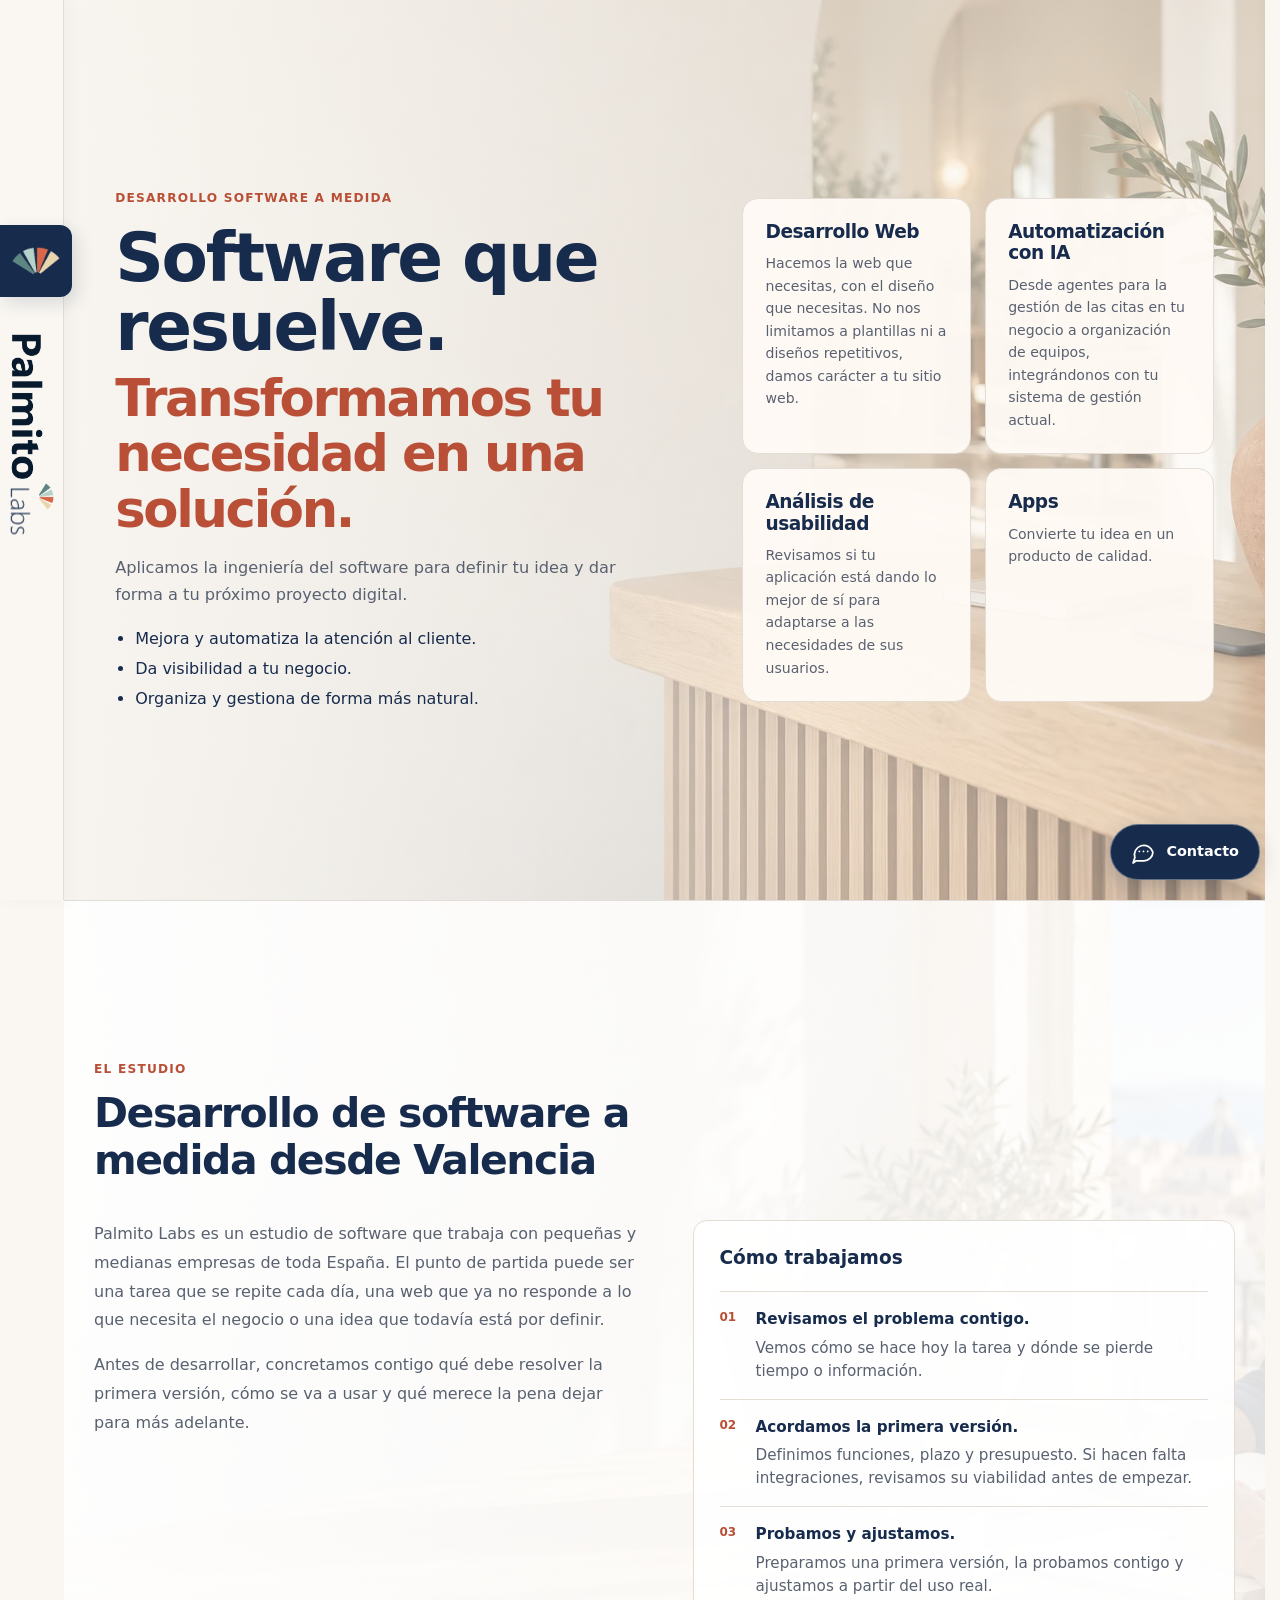
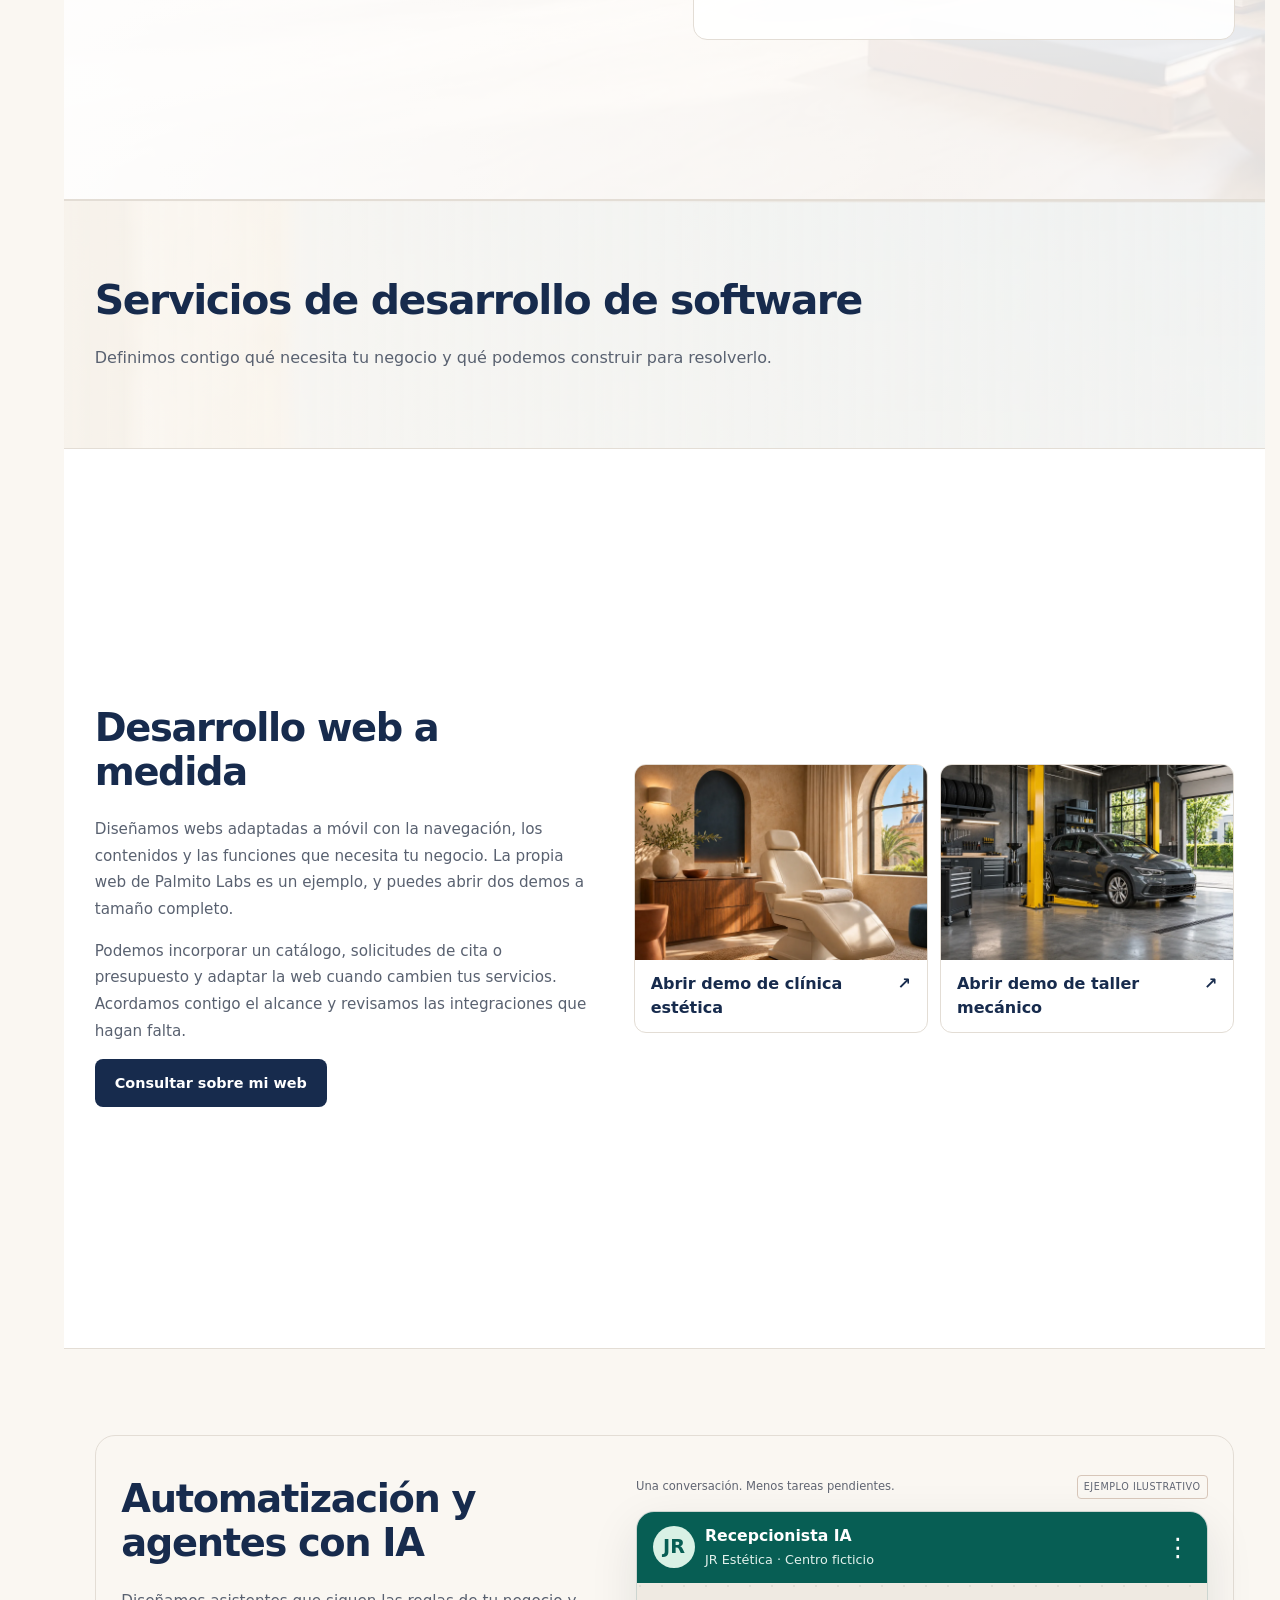
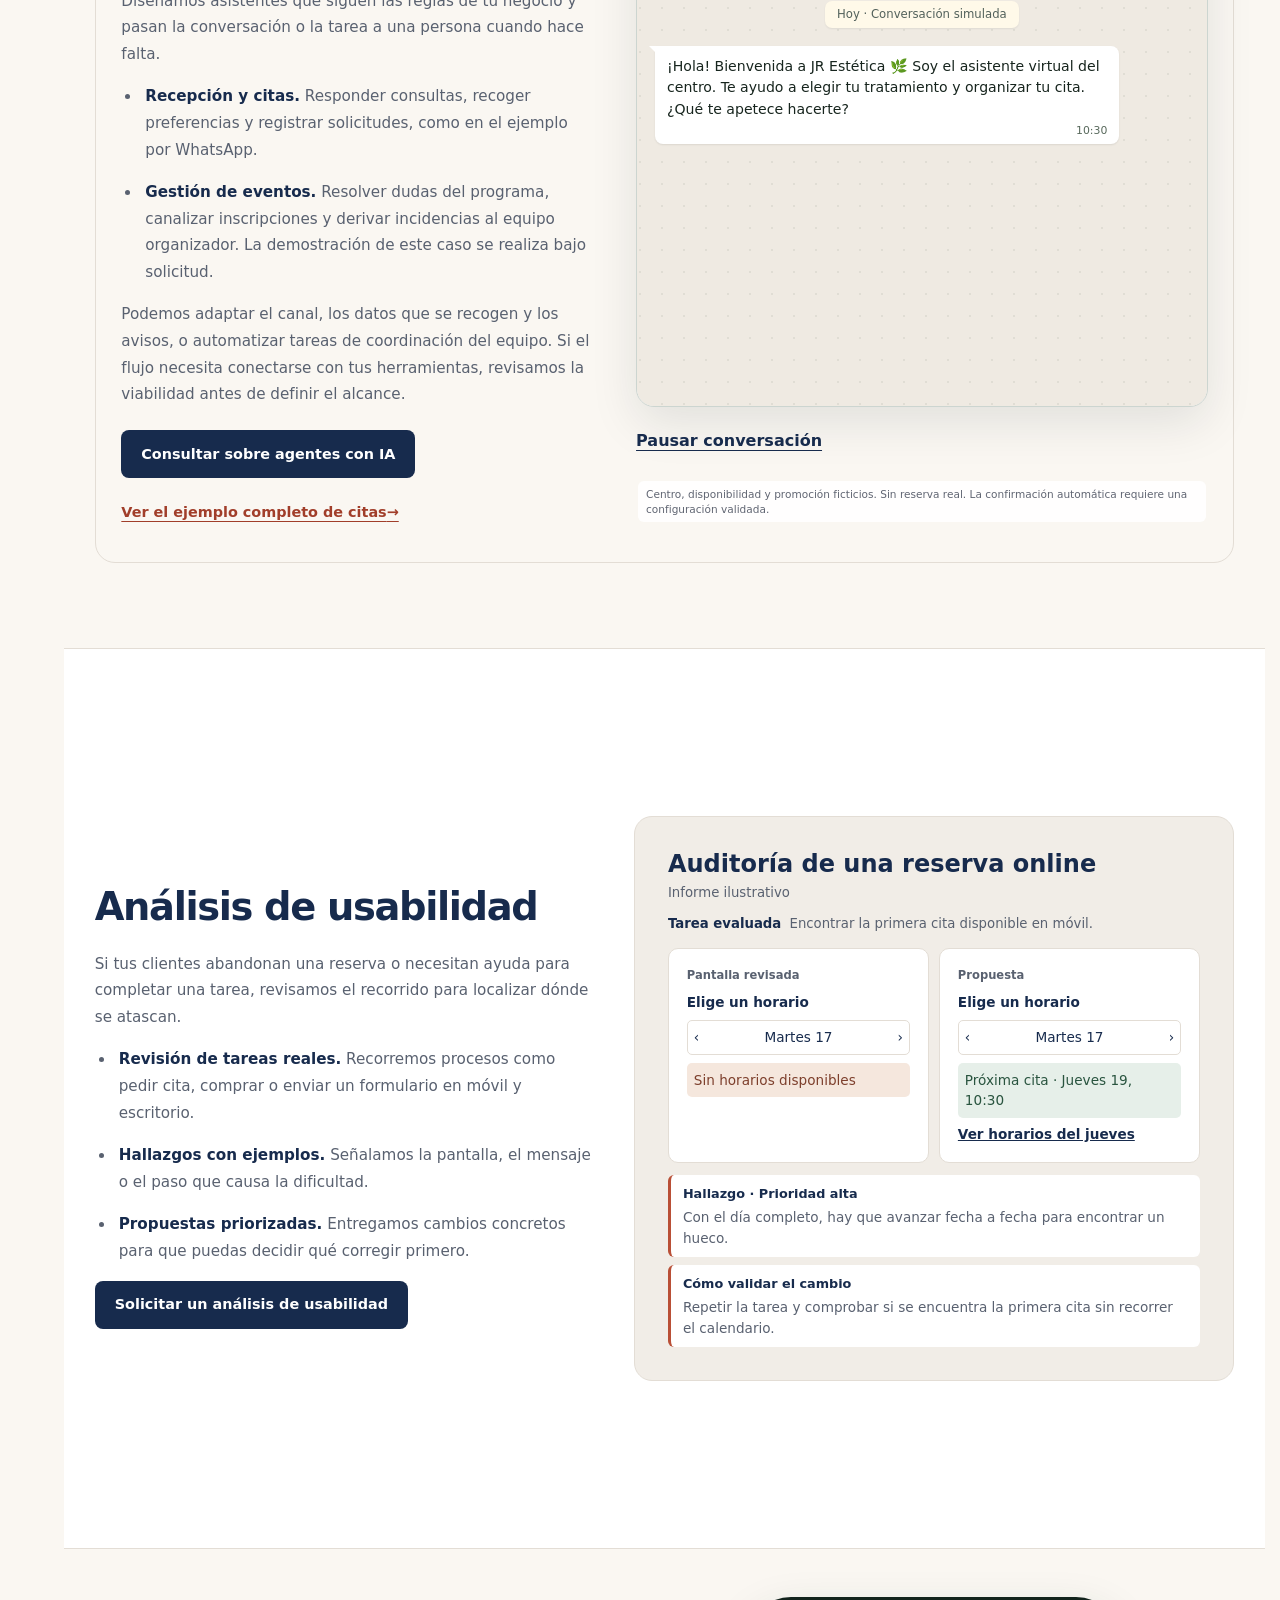
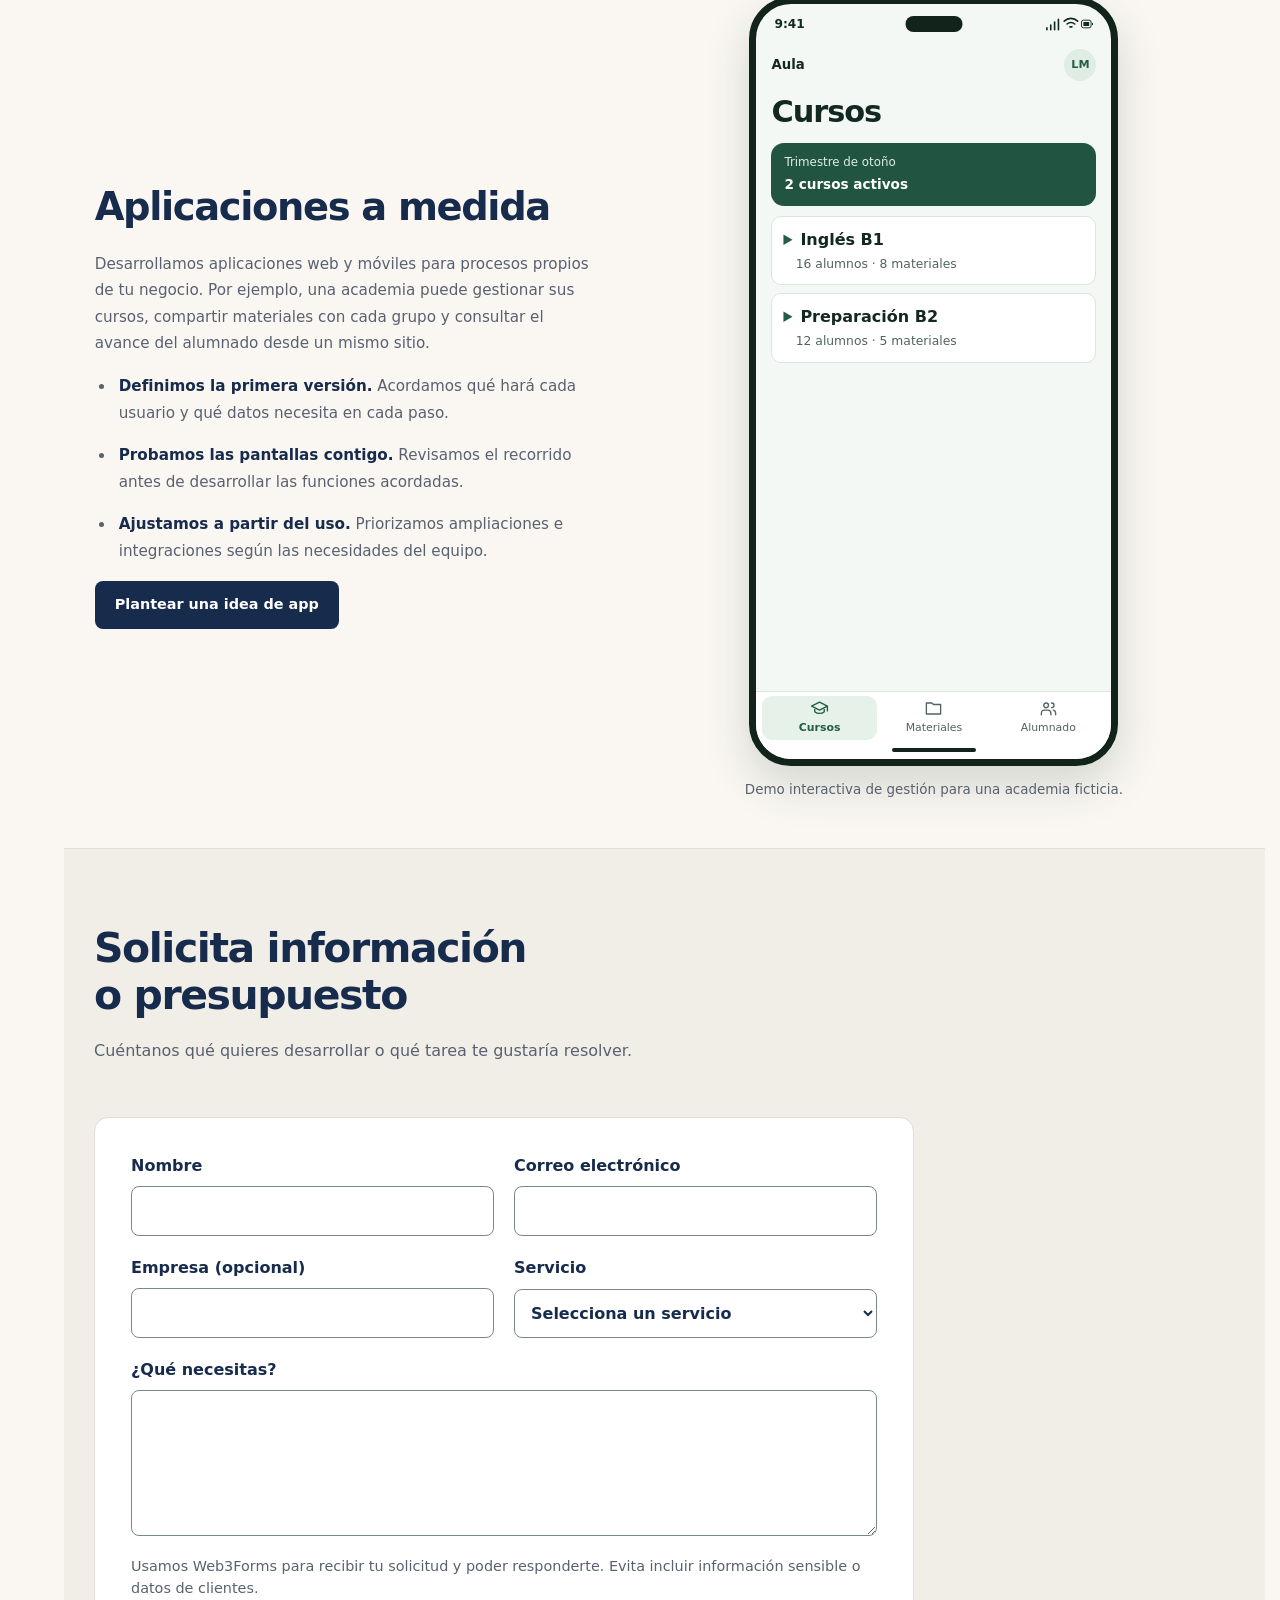
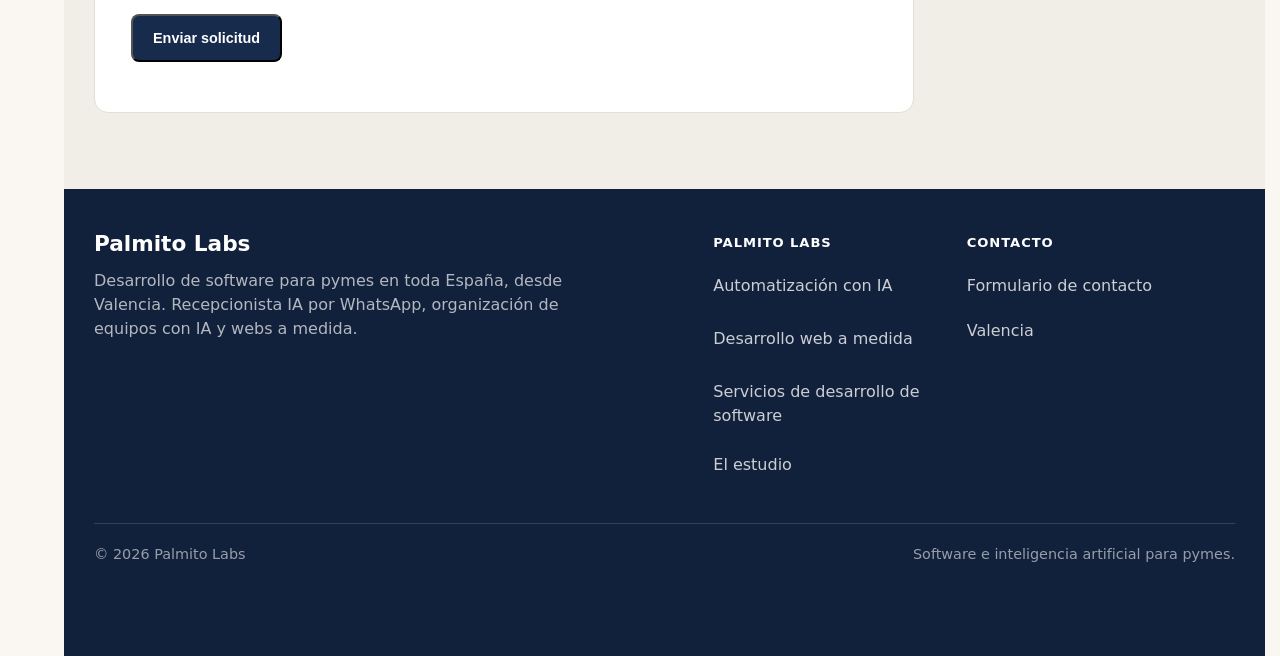
<file: index.html>
<!doctype html>
<html lang="es">
  <head>
    <meta charset="utf-8">
    <meta name="viewport" content="width=device-width, initial-scale=1">
    <meta
      name="description"
      content="Palmito Labs desarrolla software a medida desde Valencia para toda España. Diseño web, automatización con IA, análisis de usabilidad y aplicaciones para empresas."
    >
    <title>Palmito Labs | Desarrollo de software a medida en Valencia</title>
    <link rel="icon" href="/assets/logo-final/favicon-contrast.png?v=1" type="image/png" sizes="64x64">
<link rel="icon" href="/assets/logo-final/favicon-contrast.svg?v=1" type="image/svg+xml" sizes="any">
    <link rel="stylesheet" href="styles.css?v=15">
    <link rel="stylesheet" href="brand.css?v=2">
    <link rel="stylesheet" href="whatsapp.css?v=1">
    <link rel="stylesheet" href="home.css?v=5">
    <script src="home.js?v=5" defer></script>
    <link rel="canonical" href="https://palmitolabs.es/">
    <meta property="og:url" content="https://palmitolabs.es/">
    <meta property="og:type" content="website">
    <meta property="og:locale" content="es_ES">
    <meta property="og:site_name" content="Palmito Labs">
    <meta property="og:title" content="Palmito Labs | Desarrollo de software a medida en Valencia">
    <meta property="og:description" content="Palmito Labs desarrolla software a medida desde Valencia para toda España. Diseño web, automatización con IA, análisis de usabilidad y aplicaciones para empresas.">
    <meta property="og:image" content="https://palmitolabs.es/assets/logo-final/palmito-labs-final-preview.png">
    <meta property="og:image:alt" content="Palmito Labs">
    <meta name="twitter:card" content="summary">
    <script type="application/ld+json">
      {"@context": "https://schema.org", "@type": "Organization", "@id": "https://palmitolabs.es/#organizacion", "name": "Palmito Labs", "alternateName": "Palmitolabs", "url": "https://palmitolabs.es/", "logo": "https://palmitolabs.es/assets/logo-final/png/palmito-labs-primary.png", "description": "Palmito Labs desarrolla software a medida desde Valencia para toda España. Diseño web, automatización con IA, análisis de usabilidad y aplicaciones para empresas.", "areaServed": [{"@type": "City", "name": "Valencia"}, {"@type": "Country", "name": "España"}], "hasOfferCatalog": {"@type": "OfferCatalog", "name": "Desarrollo de software a medida", "itemListElement": [{"@type": "Offer", "itemOffered": {"@type": "Service", "name": "Desarrollo Web", "url": "https://palmitolabs.es/#desarrollo-web"}}, {"@type": "Offer", "itemOffered": {"@type": "Service", "name": "Automatización con IA", "url": "https://palmitolabs.es/#automatizacion-ia"}}, {"@type": "Offer", "itemOffered": {"@type": "Service", "name": "Análisis de usabilidad", "url": "https://palmitolabs.es/#usabilidad"}}, {"@type": "Offer", "itemOffered": {"@type": "Service", "name": "Apps", "url": "https://palmitolabs.es/#apps"}}]}}
    </script>
  <link rel="stylesheet" href="/navigation.css?v=9">
<script src="/navigation.js?v=8" defer></script>
<link rel="stylesheet" href="/screens.css?v=2">
<link rel="stylesheet" href="/photography.css?v=1">
<link rel="stylesheet" href="/contact.css?v=2">
<link rel="stylesheet" href="/offer.css?v=14">
</head>
  <body class="home">
    <a class="skip-link" href="#contenido">Saltar al contenido</a>

<aside class="desktop-rail" aria-label="Acceso al menú lateral">
<a class="rail-brand" href="/" aria-label="Palmito Labs, inicio"><img src="/assets/logo-final/palmito-labs-navigation-dark.svg" width="740" height="190" alt="Palmito Labs"></a>
<button class="rail-toggle" type="button" aria-controls="desktop-navigation" aria-expanded="false" aria-label="Abrir menú de navegación"><svg class="nav-fan" viewBox="20 95 280 180" fill="none" aria-hidden="true"><defs><clipPath id="final-fan-0-0" clipPathUnits="userSpaceOnUse"><polygon points="-600,-600 -397,-600 166,260 -600,260"/></clipPath><clipPath id="final-fan-0-1" clipPathUnits="userSpaceOnUse"><polygon points="-397,-600 148,-600 166,260"/></clipPath><clipPath id="final-fan-0-2" clipPathUnits="userSpaceOnUse"><polygon points="148,-600 646,-600 166,260"/></clipPath><clipPath id="final-fan-0-3" clipPathUnits="userSpaceOnUse"><polygon points="646,-600 1000,-600 1000,260 166,260"/></clipPath></defs><g class="fan-turn"><g class="fan-piece" style="--dx:-22px;--dy:9px;--tilt:-18deg"><animateTransform attributeName="transform" type="rotate" values="0 166 246;55 166 246;0 166 246" keyTimes="0;.42;1" dur="700ms" begin="indefinite" calcMode="spline" keySplines=".4 0 .2 1;.2 .7 .2 1" fill="remove"/><image href="/assets/logo-final/png/palmito-labs-isotype-transparent.png" width="512" height="512" clip-path="url(#final-fan-0-0)"/></g><g class="fan-piece" style="--dx:-8px;--dy:-18px;--tilt:-6deg"><animateTransform attributeName="transform" type="rotate" values="0 166 246;18 166 246;0 166 246" keyTimes="0;.42;1" dur="700ms" begin="indefinite" calcMode="spline" keySplines=".4 0 .2 1;.2 .7 .2 1" fill="remove"/><image href="/assets/logo-final/png/palmito-labs-isotype-transparent.png" width="512" height="512" clip-path="url(#final-fan-0-1)"/></g><g class="fan-piece" style="--dx:8px;--dy:-18px;--tilt:6deg"><animateTransform attributeName="transform" type="rotate" values="0 166 246;-18 166 246;0 166 246" keyTimes="0;.42;1" dur="700ms" begin="indefinite" calcMode="spline" keySplines=".4 0 .2 1;.2 .7 .2 1" fill="remove"/><image href="/assets/logo-final/png/palmito-labs-isotype-transparent.png" width="512" height="512" clip-path="url(#final-fan-0-2)"/></g><g class="fan-piece" style="--dx:22px;--dy:9px;--tilt:18deg"><animateTransform attributeName="transform" type="rotate" values="0 166 246;-55 166 246;0 166 246" keyTimes="0;.42;1" dur="700ms" begin="indefinite" calcMode="spline" keySplines=".4 0 .2 1;.2 .7 .2 1" fill="remove"/><image href="/assets/logo-final/png/palmito-labs-isotype-transparent.png" width="512" height="512" clip-path="url(#final-fan-0-3)"/></g></g></svg><span>Menú</span></button>
<span class="rail-caption">Software e IA · Valencia</span>
</aside>
<dialog id="desktop-navigation" class="side-dialog" aria-label="Menú principal de Palmito Labs">
<div class="side-scrim" aria-hidden="true"></div>
<div class="side-panel">
<a class="side-brand" autofocus href="/" aria-label="Palmito Labs, inicio"><img src="/assets/logo-final/palmito-labs-navigation-light.svg" alt="Palmito Labs" width="740" height="190"></a>
<p class="side-intro">Desarrollamos software a medida desde Valencia para empresas de toda España.</p>
<nav class="side-links" aria-label="Navegación principal"><a href="/#quienes-somos">El estudio</a>
<div><a href="/#servicios">Servicios</a>
<ul class="product-subnav" aria-label="Servicios de Palmito Labs">
<li><a href="/#desarrollo-web">Desarrollo web</a></li>
<li><a href="/#automatizacion-ia">Automatización con IA</a></li>
<li><a href="/#usabilidad">Análisis de usabilidad</a></li>
<li><a href="/#apps">Apps</a></li>
</ul></div>
<a class="nav-contact" href="/#contacto">Contacto</a></nav>
</div>
</dialog>
    <header class="site-header">
      <a class="brand" href="#inicio" aria-label="Palmito Labs inicio">
        <img
          class="brand-logo"
          src="assets/logo-final/png/palmito-labs-primary-header.png?v=10"
          srcset="assets/logo-final/png/palmito-labs-primary-header@2x.png?v=10 2x"
          alt="Palmito Labs"
          width="185"
          height="101"
        >
      </a>
      <nav class="site-nav" aria-label="Navegación principal"><a href="/#quienes-somos">El estudio</a><a href="/#servicios">Servicios</a><a class="nav-contact" href="/#contacto">Contacto</a></nav>
      <details class="mobile-menu">
        <summary>Menú <svg class="nav-fan" viewBox="20 95 280 180" fill="none" aria-hidden="true"><defs><clipPath id="final-fan-1-0" clipPathUnits="userSpaceOnUse"><polygon points="-600,-600 -397,-600 166,260 -600,260"/></clipPath><clipPath id="final-fan-1-1" clipPathUnits="userSpaceOnUse"><polygon points="-397,-600 148,-600 166,260"/></clipPath><clipPath id="final-fan-1-2" clipPathUnits="userSpaceOnUse"><polygon points="148,-600 646,-600 166,260"/></clipPath><clipPath id="final-fan-1-3" clipPathUnits="userSpaceOnUse"><polygon points="646,-600 1000,-600 1000,260 166,260"/></clipPath></defs><g class="fan-turn"><g class="fan-piece" style="--dx:-22px;--dy:9px;--tilt:-18deg"><animateTransform attributeName="transform" type="rotate" values="0 166 246;55 166 246;0 166 246" keyTimes="0;.42;1" dur="700ms" begin="indefinite" calcMode="spline" keySplines=".4 0 .2 1;.2 .7 .2 1" fill="remove"/><image href="/assets/logo-final/png/palmito-labs-isotype-transparent.png" width="512" height="512" clip-path="url(#final-fan-1-0)"/></g><g class="fan-piece" style="--dx:-8px;--dy:-18px;--tilt:-6deg"><animateTransform attributeName="transform" type="rotate" values="0 166 246;18 166 246;0 166 246" keyTimes="0;.42;1" dur="700ms" begin="indefinite" calcMode="spline" keySplines=".4 0 .2 1;.2 .7 .2 1" fill="remove"/><image href="/assets/logo-final/png/palmito-labs-isotype-transparent.png" width="512" height="512" clip-path="url(#final-fan-1-1)"/></g><g class="fan-piece" style="--dx:8px;--dy:-18px;--tilt:6deg"><animateTransform attributeName="transform" type="rotate" values="0 166 246;-18 166 246;0 166 246" keyTimes="0;.42;1" dur="700ms" begin="indefinite" calcMode="spline" keySplines=".4 0 .2 1;.2 .7 .2 1" fill="remove"/><image href="/assets/logo-final/png/palmito-labs-isotype-transparent.png" width="512" height="512" clip-path="url(#final-fan-1-2)"/></g><g class="fan-piece" style="--dx:22px;--dy:9px;--tilt:18deg"><animateTransform attributeName="transform" type="rotate" values="0 166 246;-55 166 246;0 166 246" keyTimes="0;.42;1" dur="700ms" begin="indefinite" calcMode="spline" keySplines=".4 0 .2 1;.2 .7 .2 1" fill="remove"/><image href="/assets/logo-final/png/palmito-labs-isotype-transparent.png" width="512" height="512" clip-path="url(#final-fan-1-3)"/></g></g></svg></summary>
        <nav aria-label="Navegación móvil"><a href="/#quienes-somos">El estudio</a><a href="/#servicios">Servicios</a><a class="nav-contact" href="/#contacto">Contacto</a></nav>
      </details>
    </header>

    <main id="contenido">
      <section class="hero" id="inicio">
        <div class="hero-copy">
          <p class="eyebrow">Desarrollo Software a Medida</p>
          <h1><strong>Software que resuelve.</strong> <span>Transformamos tu necesidad en una solución.</span></h1>
          <p>Aplicamos la ingeniería del software para definir tu idea y dar forma a tu próximo proyecto digital.</p>
          <ul class="hero-benefits">
            <li>Mejora y automatiza la atención al cliente.</li>
            <li>Da visibilidad a tu negocio.</li>
            <li>Organiza y gestiona de forma más natural.</li>
          </ul>
        </div>
        <div class="offer-overview" aria-label="Servicios de Palmito Labs">
          <a class="offer-card" href="#desarrollo-web"><h2>Desarrollo Web</h2><p>Hacemos la web que necesitas, con el diseño que necesitas. No nos limitamos a plantillas ni a diseños repetitivos, damos carácter a tu sitio web.</p></a>
          <a class="offer-card" href="#automatizacion-ia"><h2>Automatización con IA</h2><p>Desde agentes para la gestión de las citas en tu negocio a organización de equipos, integrándonos con tu sistema de gestión actual.</p></a>
          <a class="offer-card" href="#usabilidad"><h2>Análisis de usabilidad</h2><p>Revisamos si tu aplicación está dando lo mejor de sí para adaptarse a las necesidades de sus usuarios.</p></a>
          <a class="offer-card" href="#apps"><h2>Apps</h2><p>Convierte tu idea en un producto de calidad.</p></a>
        </div>
      </section>

      <section class="section about-section" id="quienes-somos" aria-labelledby="about-title">
        <div class="section-heading"><p class="eyebrow">El estudio</p><h2 id="about-title">Desarrollo de software a medida desde Valencia</h2></div>
        <div class="about-grid">
          <div class="about-copy">
            <p>Palmito Labs es un estudio de software que trabaja con pequeñas y medianas empresas de toda España. El punto de partida puede ser una tarea que se repite cada día, una web que ya no responde a lo que necesita el negocio o una idea que todavía está por definir.</p>
            <p>Antes de desarrollar, concretamos contigo qué debe resolver la primera versión, cómo se va a usar y qué merece la pena dejar para más adelante.</p>
          </div>
          <div class="about-process" id="proceso"><h3>Cómo trabajamos</h3><ol>
          <li>
            <strong>Revisamos el problema contigo.</strong>
            Vemos cómo se hace hoy la tarea y dónde se pierde tiempo o información.
          </li>
          <li>
            <strong>Acordamos la primera versión.</strong>
            Definimos funciones, plazo y presupuesto. Si hacen falta integraciones, revisamos su viabilidad antes de empezar.
          </li>
          <li>
            <strong>Probamos y ajustamos.</strong>
            Preparamos una primera versión, la probamos contigo y ajustamos a partir del uso real.
          </li>
        </ol></div>
        </div>
      </section>

      <section class="services" id="servicios" aria-labelledby="services-title">
        <div class="section section-heading services-heading" id="productos">
          <h2 id="services-title">Servicios de desarrollo de software</h2>
          <p>Definimos contigo qué necesita tu negocio y qué podemos construir para resolverlo.</p>
        </div>
        <section class="section service-chapter" id="desarrollo-web" aria-labelledby="commerce-title">
          <div class="product-spotlight">
            <div class="spotlight-copy" id="web-comercio">
              <h3 id="commerce-title">Desarrollo web a medida</h3>
              <p>Diseñamos webs adaptadas a móvil con la navegación, los contenidos y las funciones que necesita tu negocio. La propia web de Palmito Labs es un ejemplo, y puedes abrir dos demos a tamaño completo.</p>
              <p>Podemos incorporar un catálogo, solicitudes de cita o presupuesto y adaptar la web cuando cambien tus servicios. Acordamos contigo el alcance y revisamos las integraciones que hagan falta.</p>
              <a class="button button-primary" href="/?servicio=desarrollo-web#contacto">Consultar sobre mi web</a>
            </div>
            <div class="commerce-examples" role="group" aria-label="Ejemplos de webs a tamaño completo">
              <a class="commerce-preview" href="/demo-clinica/">
                <img src="/demo-clinica/consulta.webp" width="1200" height="800" loading="lazy" alt="">
                <span>Abrir demo de clínica estética <span aria-hidden="true">↗</span></span>
              </a>
              <a class="commerce-preview" href="/demo-taller/">
                <img src="/demo-taller/taller.webp" width="1200" height="800" loading="lazy" alt="">
                <span>Abrir demo de taller mecánico <span aria-hidden="true">↗</span></span>
              </a>
            </div>
          </div>
        </section>

        <section class="section service-chapter" id="automatizacion-ia" aria-labelledby="agents-title">
          <div class="product-spotlight">
            <div class="spotlight-copy" id="asistente">
              <h3 id="agents-title">Automatización y agentes con IA</h3>
              <p>Diseñamos asistentes que siguen las reglas de tu negocio y pasan la conversación o la tarea a una persona cuando hace falta.</p>
              <ul class="product-benefits">
                <li><strong>Recepción y citas.</strong> Responder consultas, recoger preferencias y registrar solicitudes, como en el ejemplo por WhatsApp.</li>
                <li id="agente-eventos"><strong>Gestión de eventos.</strong> Resolver dudas del programa, canalizar inscripciones y derivar incidencias al equipo organizador. La demostración de este caso se realiza bajo solicitud.</li>
              </ul>
              <p>Podemos adaptar el canal, los datos que se recogen y los avisos, o automatizar tareas de coordinación del equipo. Si el flujo necesita conectarse con tus herramientas, revisamos la viabilidad antes de definir el alcance.</p>
              <div class="hero-actions">
                <a class="button button-primary" href="/?servicio=automatizacion-ia#contacto">Consultar sobre agentes con IA</a>
                <a class="text-link" href="/recepcionista-ia-whatsapp/#demo">Ver el ejemplo completo de citas <span aria-hidden="true">→</span></a>
              </div>
            </div>
          <aside class="home-product" aria-label="Ejemplo ilustrativo de atención por WhatsApp">
            <div class="product-caption"><span>Una conversación. Menos tareas pendientes.</span><span class="sample-label">Ejemplo ilustrativo</span></div>
            <div class="demo-phone">
              <div class="wa-header"><span class="wa-avatar" aria-hidden="true">JR</span><div class="wa-contact"><strong>Recepcionista IA</strong><span>JR Estética · Centro ficticio</span></div><span class="wa-menu" aria-hidden="true">⋮</span></div>
              <div class="chat demo-chat" tabindex="0" role="region" aria-label="Conversación de ejemplo de JR Estética; desplázate para leer todos los mensajes">
                <span class="wa-date">Hoy · Conversación simulada</span>
  <p class="bubble agent" data-step="0">¡Hola! Bienvenida a JR Estética 🌿 Soy el asistente virtual del centro. Te ayudo a elegir tu tratamiento y organizar tu cita. ¿Qué te apetece hacerte?<span class="wa-meta" aria-hidden="true">10:30 </span></p>
  <p class="bubble customer" data-step="0">¡Hola! Quería hacerme una manicura semipermanente.<span class="wa-meta" aria-hidden="true">10:30 <span class="wa-ticks" aria-hidden="true">✓✓</span></span></p>
  <p class="bubble agent" data-step="1">¡Claro! ¿Qué día te vendría bien?<span class="wa-meta" aria-hidden="true">10:31 </span></p>
  <p class="bubble customer" data-step="1">El viernes 23 de octubre.<span class="wa-meta" aria-hidden="true">10:31 <span class="wa-ticks" aria-hidden="true">✓✓</span></span></p>
  <p class="bubble agent" data-step="1">Perfecto. ¿A qué hora te gustaría venir?<span class="wa-meta" aria-hidden="true">10:32 </span></p>
  <p class="bubble customer" data-step="1">Sobre las cinco de la tarde.<span class="wa-meta" aria-hidden="true">10:32 <span class="wa-ticks" aria-hidden="true">✓✓</span></span></p>
  <p class="bubble agent" data-step="1">¿Tienes preferencia por alguna de nuestras profesionales? Para manicura puedes elegir a Laura o a Marta.<span class="wa-meta" aria-hidden="true">10:33 </span></p>
  <p class="bubble customer" data-step="1">Con Laura, si puede ser. La última vez me atendió ella y me encantó.<span class="wa-meta" aria-hidden="true">10:33 <span class="wa-ticks" aria-hidden="true">✓✓</span></span></p>
  <p class="bubble agent" data-step="1">¡Qué bien! Laura tiene un hueco a las 17:00. ¿A nombre de quién dejamos la cita?<span class="wa-meta" aria-hidden="true">10:34 </span></p>
  <p class="bubble customer" data-step="1">Soy Ana García.<span class="wa-meta" aria-hidden="true">10:34 <span class="wa-ticks" aria-hidden="true">✓✓</span></span></p>
  <p class="bubble agent" data-step="2">Encantada, Ana. Te resumo: manicura semipermanente, viernes 23 de octubre a las 17:00 con Laura. ¿Te la reservo?<span class="wa-meta" aria-hidden="true">10:35 </span></p>
  <p class="bubble customer" data-step="2">Sí, perfecto.<span class="wa-meta" aria-hidden="true">10:35 <span class="wa-ticks" aria-hidden="true">✓✓</span></span></p>
  <p class="bubble agent" data-step="2">¡Listo, Ana! Tu manicura queda agendada con Laura para el viernes 23 a las 17:00. Te esperamos en JR Estética 💚<span class="wa-meta" aria-hidden="true">10:36 </span></p>
  <p class="bubble agent" data-step="3">Por cierto, este mes tenemos la pedicura spa en promoción por 18 €. Si te apetece aprovechar la visita, Marta puede atenderte a las 17:45, después de la manicura. ¿Quieres añadirla o dejamos solo la manicura?<span class="wa-meta" aria-hidden="true">10:36 </span></p>
  <p class="bubble customer" data-step="3">¡Pues sí! Añádeme la pedicura también.<span class="wa-meta" aria-hidden="true">10:37 <span class="wa-ticks" aria-hidden="true">✓✓</span></span></p>
  <p class="bubble agent" data-step="3">¡Hecho! Te queda manicura a las 17:00 con Laura y pedicura spa a las 17:45 con Marta, esta última por 18 € de promoción. Ambas citas están anotadas. Si necesitas cambiar algo, escríbenos por aquí. ¡Nos vemos el viernes, Ana!<span class="wa-meta" aria-hidden="true">10:37 </span></p>
  </div>
            </div>
            <div class="home-record"><span class="record-icon" aria-hidden="true">✓</span><div><strong>Citas agendadas · Ejemplo</strong><span>Manicura 17:00 · Pedicura 17:45</span></div><span class="record-state">Simulación</span></div>
            <button class="text-link chat-playback" type="button" hidden>Pausar conversación</button>
            <p class="home-demo-note">Centro, disponibilidad y promoción ficticios. Sin reserva real. La confirmación automática requiere una configuración validada.</p>
          </aside>
          </div>
        </section>

        <section class="section service-chapter" id="usabilidad" aria-labelledby="usability-title">
          <div class="product-spotlight">
            <div class="spotlight-copy">
              <h3 id="usability-title">Análisis de usabilidad</h3>
              <p>Si tus clientes abandonan una reserva o necesitan ayuda para completar una tarea, revisamos el recorrido para localizar dónde se atascan.</p>
              <ul class="product-benefits">
                <li><strong>Revisión de tareas reales.</strong> Recorremos procesos como pedir cita, comprar o enviar un formulario en móvil y escritorio.</li>
                <li><strong>Hallazgos con ejemplos.</strong> Señalamos la pantalla, el mensaje o el paso que causa la dificultad.</li>
                <li><strong>Propuestas priorizadas.</strong> Entregamos cambios concretos para que puedas decidir qué corregir primero.</li>
              </ul>
              <a class="button button-primary" href="/?servicio=usabilidad#contacto">Solicitar un análisis de usabilidad</a>
            </div>
            <figure class="service-example audit-example">
              <figcaption class="example-header">
                <strong>Auditoría de una reserva online</strong>
                <span>Informe ilustrativo</span>
              </figcaption>
              <p class="audit-task"><strong>Tarea evaluada</strong> Encontrar la primera cita disponible en móvil.</p>
              <div class="audit-comparison">
                <div class="audit-screen">
                  <p class="audit-label">Pantalla revisada</p>
                  <strong>Elige un horario</strong>
                  <p class="booking-date">‹ <span>Martes 17</span> ›</p>
                  <p class="booking-empty">Sin horarios disponibles</p>
                </div>
                <div class="audit-screen">
                  <p class="audit-label">Propuesta</p>
                  <strong>Elige un horario</strong>
                  <p class="booking-date">‹ <span>Martes 17</span> ›</p>
                  <p class="booking-next">Próxima cita · Jueves 19, 10:30</p>
                  <span class="booking-action">Ver horarios del jueves</span>
                </div>
              </div>
              <dl class="audit-findings">
                <div><dt>Hallazgo · Prioridad alta</dt><dd>Con el día completo, hay que avanzar fecha a fecha para encontrar un hueco.</dd></div>
                <div><dt>Cómo validar el cambio</dt><dd>Repetir la tarea y comprobar si se encuentra la primera cita sin recorrer el calendario.</dd></div>
              </dl>
            </figure>
          </div>
        </section>

        <section class="section service-chapter" id="apps" aria-labelledby="apps-title">
          <div class="product-spotlight">
            <div class="spotlight-copy">
              <h3 id="apps-title">Aplicaciones a medida</h3>
              <p>Desarrollamos aplicaciones web y móviles para procesos propios de tu negocio. Por ejemplo, una academia puede gestionar sus cursos, compartir materiales con cada grupo y consultar el avance del alumnado desde un mismo sitio.</p>
              <ul class="product-benefits">
                <li><strong>Definimos la primera versión.</strong> Acordamos qué hará cada usuario y qué datos necesita en cada paso.</li>
                <li><strong>Probamos las pantallas contigo.</strong> Revisamos el recorrido antes de desarrollar las funciones acordadas.</li>
                <li><strong>Ajustamos a partir del uso.</strong> Priorizamos ampliaciones e integraciones según las necesidades del equipo.</li>
              </ul>
              <a class="button button-primary" href="/?servicio=apps#contacto">Plantear una idea de app</a>
            </div>
            <figure class="app-example">
              <div class="app-device" role="group" aria-label="Demo de gestión de una academia">
                <div class="app-statusbar" aria-hidden="true">
                  <span>9:41</span><span class="app-sensors"></span>
                  <svg viewBox="0 0 50 16" width="48" height="16" fill="none"><path d="M2 12v2m4-5v5m4-8v8m4-11v11M20 5a10 10 0 0 1 14 0m-11 3a6 6 0 0 1 8 0m-5 3h2" stroke="currentColor" stroke-width="1.7" stroke-linecap="round"/><rect x="38" y="4" width="10" height="8" rx="2" stroke="currentColor"/><path d="M40 6h6v4h-6zM49 7h1v2h-1z" fill="currentColor"/></svg>
                </div>
                <div class="app-screen" tabindex="0" aria-label="Contenido de la aplicación">
                  <div class="app-header"><strong>Aula</strong><span class="app-avatar" title="Lucía Martín, coordinación">LM</span></div>
                  <section class="app-panel" id="app-cursos">
                    <h4>Cursos</h4>
                    <div class="app-summary">
                      <span>Trimestre de otoño</span><strong>2 cursos activos</strong>
                    </div>
                    <div class="app-course-list">
                      <details class="app-detail">
                        <summary><strong>Inglés B1</strong><span>16 alumnos · 8 materiales</span></summary>
                        <p>Grupo de tarde. Módulo actual: conversación y vocabulario de viajes.</p>
                      </details>
                      <details class="app-detail">
                        <summary><strong>Preparación B2</strong><span>12 alumnos · 5 materiales</span></summary>
                        <p>Grupo de mañana. Módulo actual: comprensión lectora y simulacro de examen.</p>
                      </details>
                    </div>
                  </section>
                  <section class="app-panel" id="app-materiales" hidden>
                    <h4>Materiales</h4>
                    <ul class="app-resource-list">
                      <li class="app-detail"><strong>Vocabulario de viajes</strong><span>Inglés B1 · PDF</span><span class="app-status app-status-done">Visible para el grupo</span></li>
                      <li class="app-detail"><strong>Simulacro de comprensión</strong><span>Preparación B2 · PDF</span><span class="app-status app-status-active">Borrador</span></li>
                      <li class="app-detail"><strong>Práctica de conversación</strong><span>Inglés B1 · Audio</span><span class="app-status app-status-done">Visible para el grupo</span></li>
                    </ul>
                  </section>
                  <section class="app-panel" id="app-alumnado" hidden>
                    <h4>Alumnado</h4>
                    <p class="app-context">Inglés B1 · Entrega de la unidad 4</p>
                    <ul class="app-resource-list">
                      <li class="app-detail"><strong>Emma R.</strong><span>Enviada el 17 de noviembre</span><span class="app-status app-status-done">Entregada</span></li>
                      <li class="app-detail"><strong>Marc T.</strong><span>Vence el 20 de noviembre</span><span class="app-status app-status-active">Pendiente</span></li>
                    </ul>
                  </section>
                </div>
                <nav class="app-tabs" aria-label="Pantallas de la demo" hidden>
                  <button type="button" aria-controls="app-cursos" aria-pressed="true"><svg viewBox="0 0 24 24" aria-hidden="true"><path d="m2 9 10-5 10 5-10 5L2 9Zm4 2v5c3 3 9 3 12 0v-5m4-2v6"/></svg>Cursos</button>
                  <button type="button" aria-controls="app-materiales" aria-pressed="false"><svg viewBox="0 0 24 24" aria-hidden="true"><path d="M3 7V5h7l2 2h9v12H3z"/></svg>Materiales</button>
                  <button type="button" aria-controls="app-alumnado" aria-pressed="false"><svg viewBox="0 0 24 24" aria-hidden="true"><circle cx="9" cy="8" r="3"/><path d="M3 20v-2a4 4 0 0 1 4-4h4a4 4 0 0 1 4 4v2m1-15a3 3 0 0 1 0 6m2 3a4 4 0 0 1 3 4v2"/></svg>Alumnado</button>
                </nav>
                <div class="app-home-bar" aria-hidden="true"></div>
              </div>
              <figcaption>Demo interactiva de gestión para una academia ficticia.</figcaption>
            </figure>
          </div>
        </section>
      </section>

      <section class="section contact-section" id="contacto" aria-labelledby="contact-title">
        <div class="section-heading">
          <h2 id="contact-title">Solicita información o presupuesto</h2>
          <p>Cuéntanos qué quieres desarrollar o qué tarea te gustaría resolver.</p>
        </div>
        <form id="contact-form" data-endpoint="https://api.web3forms.com/submit" method="post" aria-describedby="form-status">
          <input type="hidden" name="access_key" value="d1708b7e-9515-4747-b347-afca5660a820">
          <input type="hidden" name="subject" value="Nueva solicitud desde Palmito Labs">
          <input type="checkbox" name="botcheck" hidden tabindex="-1" aria-hidden="true">
          <div class="form-grid">
            <label>Nombre <input name="name" autocomplete="name" required maxlength="100"></label>
            <label>Correo electrónico <input type="email" name="email" autocomplete="email" required maxlength="254"></label>
            <label>Empresa (opcional) <input name="empresa" autocomplete="organization" maxlength="150"></label>
            <label>Servicio
              <select id="contact-service" name="servicio" required>
                <option value="">Selecciona un servicio</option>
                <option value="desarrollo-web">Desarrollo Web</option>
                <option value="automatizacion-ia">Automatización con IA</option>
                <option value="usabilidad">Análisis de usabilidad</option>
                <option value="apps">Apps</option>
                <option value="otro">Otro / No lo tengo claro</option>
              </select>
            </label>
          </div>
          <label>¿Qué necesitas? <textarea name="message" rows="5" required maxlength="3000"></textarea></label>
          <p>Usamos Web3Forms para recibir tu solicitud y poder responderte. Evita incluir información sensible o datos de clientes.</p>
          <button class="button button-primary" type="submit" disabled>Enviar solicitud</button>
          <p id="form-status" role="status"></p>
          <noscript><p>El formulario requiere JavaScript para enviar la solicitud.</p></noscript>
        </form>
      </section>
    </main>

    <footer class="site-footer">
      <div class="footer-brand">
        <a class="footer-name" href="#inicio">Palmito Labs</a>
        <p>Desarrollo de software para pymes en toda España, desde Valencia. Recepcionista IA por WhatsApp, organización de equipos con IA y webs a medida.</p>
      </div>
      <div class="footer-column">
        <strong>Palmito Labs</strong>
        <a href="#automatizacion-ia">Automatización con IA</a>
        <a href="#desarrollo-web">Desarrollo web a medida</a>
        <a href="#servicios">Servicios de desarrollo de software</a>
        <a href="/#quienes-somos">El estudio</a>
      </div>
      <div class="footer-column">
        <strong>Contacto</strong>
        <a href="/#contacto">Formulario de contacto</a>
        <span>Valencia</span>
      </div>
      <div class="footer-bottom">
        <span>© 2026 Palmito Labs</span>
        <span>Software e inteligencia artificial para pymes.</span>
      </div>
    </footer>
  <a class="floating-contact" href="/#contacto" aria-label="Ir al apartado de contacto de Palmito Labs"><svg width="25" height="25" viewBox="0 0 24 24" fill="none" stroke="currentColor" stroke-width="1.7" stroke-linecap="round" stroke-linejoin="round" aria-hidden="true"><path d="M21 11.5a8.5 8.5 0 0 1-8.5 8.5H5l-3 2 1.7-5.2A8.5 8.5 0 1 1 21 11.5Z"/><path d="M8 11h.01M12 11h.01M16 11h.01"/></svg><span>Contacto</span></a>
</body>
</html>
</file>
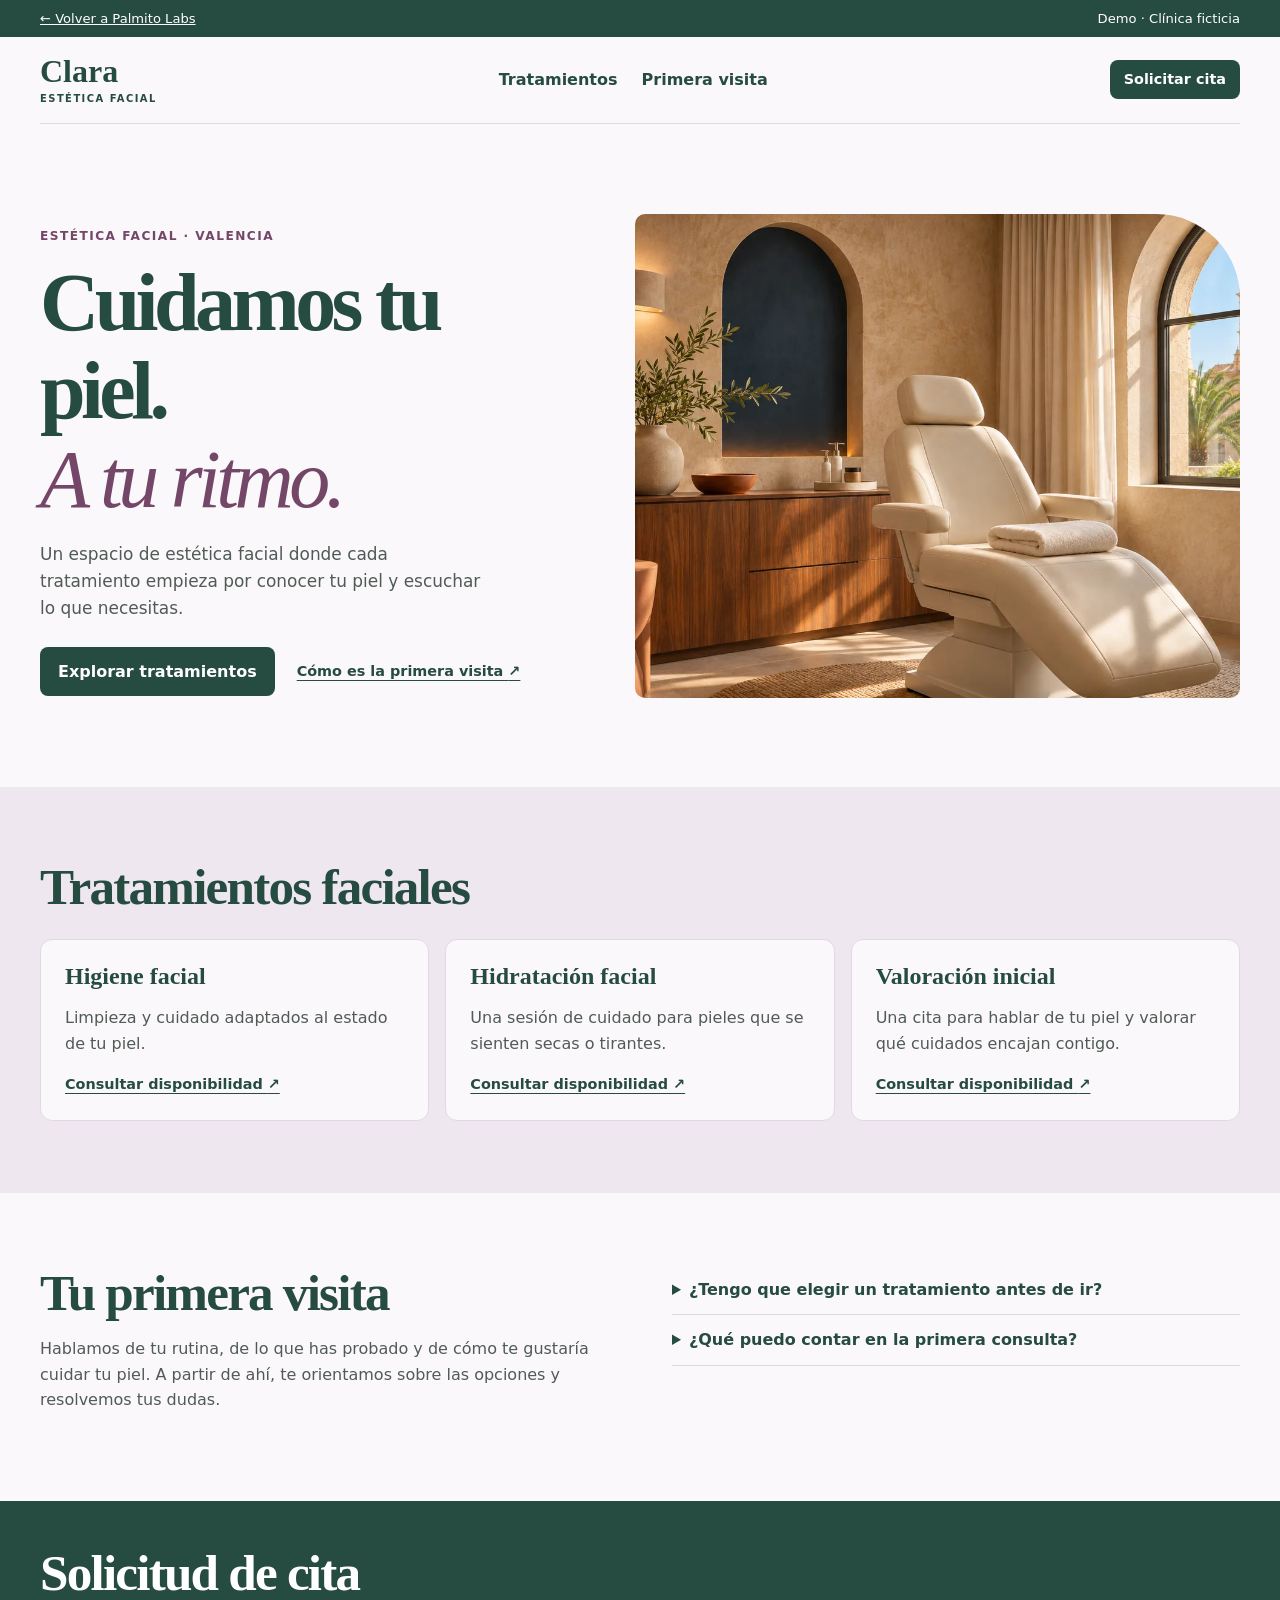
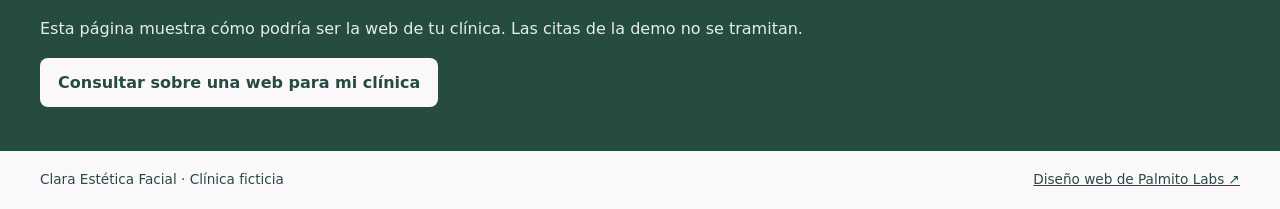
<file: demo-clinica/index.html>
<!doctype html>
<html lang="es">
<head>
  <meta charset="utf-8">
  <meta name="viewport" content="width=device-width, initial-scale=1">
  <meta name="robots" content="noindex">
  <meta name="description" content="Demostración de Palmito Labs de una web a medida para una clínica estética ficticia.">
  <title>Palmito Labs | Demo web de clínica estética</title>
  <link rel="icon" href="/assets/logo-final/favicon-contrast.svg" type="image/svg+xml">
  <link rel="stylesheet" href="/assets/demo-web.css">
  <link rel="stylesheet" href="clinica.css?v=2">
</head>
<body>
  <a class="skip" href="#contenido">Saltar al contenido</a>
  <div class="demo-banner">
    <a href="/#desarrollo-web">← Volver a Palmito Labs</a>
    <span>Demo · Clínica ficticia</span>
  </div>
  <header class="site-header wrap">
    <a class="demo-mark" href="#inicio">Clara<span>ESTÉTICA FACIAL</span></a>
    <nav aria-label="Navegación de la demo">
      <a href="#tratamientos">Tratamientos</a>
      <a href="#primera-visita">Primera visita</a>
    </nav>
    <a class="button button-small" href="#solicitud">Solicitar cita</a>
  </header>
  <main id="contenido">
    <section class="hero wrap" id="inicio" aria-labelledby="hero-title">
      <div class="hero-copy">
        <p class="eyebrow">Estética facial · Valencia</p>
        <h1 id="hero-title">Cuidamos tu piel.<br><em>A tu ritmo.</em></h1>
        <p>Un espacio de estética facial donde cada tratamiento empieza por conocer tu piel y escuchar lo que necesitas.</p>
        <div class="actions">
          <a class="button" href="#tratamientos">Explorar tratamientos</a>
          <a class="text-link" href="#primera-visita">Cómo es la primera visita <span aria-hidden="true">↗</span></a>
        </div>
      </div>
      <figure>
        <img src="consulta.webp" alt="Cabina luminosa con una camilla de tratamiento, acabados de piedra y un ventanal arqueado" width="1200" height="800" fetchpriority="high">
      </figure>
    </section>

    <section class="demo-services" id="tratamientos" aria-labelledby="treatments-title">
      <div class="wrap">
        <h2 id="treatments-title">Tratamientos faciales</h2>
        <div class="cards">
          <article>
            <h3>Higiene facial</h3>
            <p>Limpieza y cuidado adaptados al estado de tu piel.</p>
            <a class="text-link" href="#solicitud">Consultar disponibilidad <span aria-hidden="true">↗</span></a>
          </article>
          <article>
            <h3>Hidratación facial</h3>
            <p>Una sesión de cuidado para pieles que se sienten secas o tirantes.</p>
            <a class="text-link" href="#solicitud">Consultar disponibilidad <span aria-hidden="true">↗</span></a>
          </article>
          <article>
            <h3>Valoración inicial</h3>
            <p>Una cita para hablar de tu piel y valorar qué cuidados encajan contigo.</p>
            <a class="text-link" href="#solicitud">Consultar disponibilidad <span aria-hidden="true">↗</span></a>
          </article>
        </div>
      </div>
    </section>

    <section class="visit wrap" id="primera-visita" aria-labelledby="visit-title">
      <div>
        <h2 id="visit-title">Tu primera visita</h2>
        <p>Hablamos de tu rutina, de lo que has probado y de cómo te gustaría cuidar tu piel. A partir de ahí, te orientamos sobre las opciones y resolvemos tus dudas.</p>
      </div>
      <div class="questions">
        <details>
          <summary>¿Tengo que elegir un tratamiento antes de ir?</summary>
          <p>Puedes empezar por una valoración inicial si tienes dudas sobre qué tratamiento elegir.</p>
        </details>
        <details>
          <summary>¿Qué puedo contar en la primera consulta?</summary>
          <p>Comenta qué productos utilizas, si has notado alguna reacción y qué te gustaría consultar.</p>
        </details>
      </div>
    </section>

    <section class="request" id="solicitud" aria-labelledby="request-title">
      <div class="wrap">
        <h2 id="request-title">Solicitud de cita</h2>
        <p>Esta página muestra cómo podría ser la web de tu clínica. Las citas de la demo no se tramitan.</p>
        <a class="button" href="/?servicio=desarrollo-web#contacto">Consultar sobre una web para mi clínica</a>
      </div>
    </section>
  </main>
  <footer class="wrap site-footer">
    <span>Clara Estética Facial · Clínica ficticia</span>
    <a href="/#desarrollo-web">Diseño web de Palmito Labs ↗</a>
  </footer>
</body>
</html>
</file>
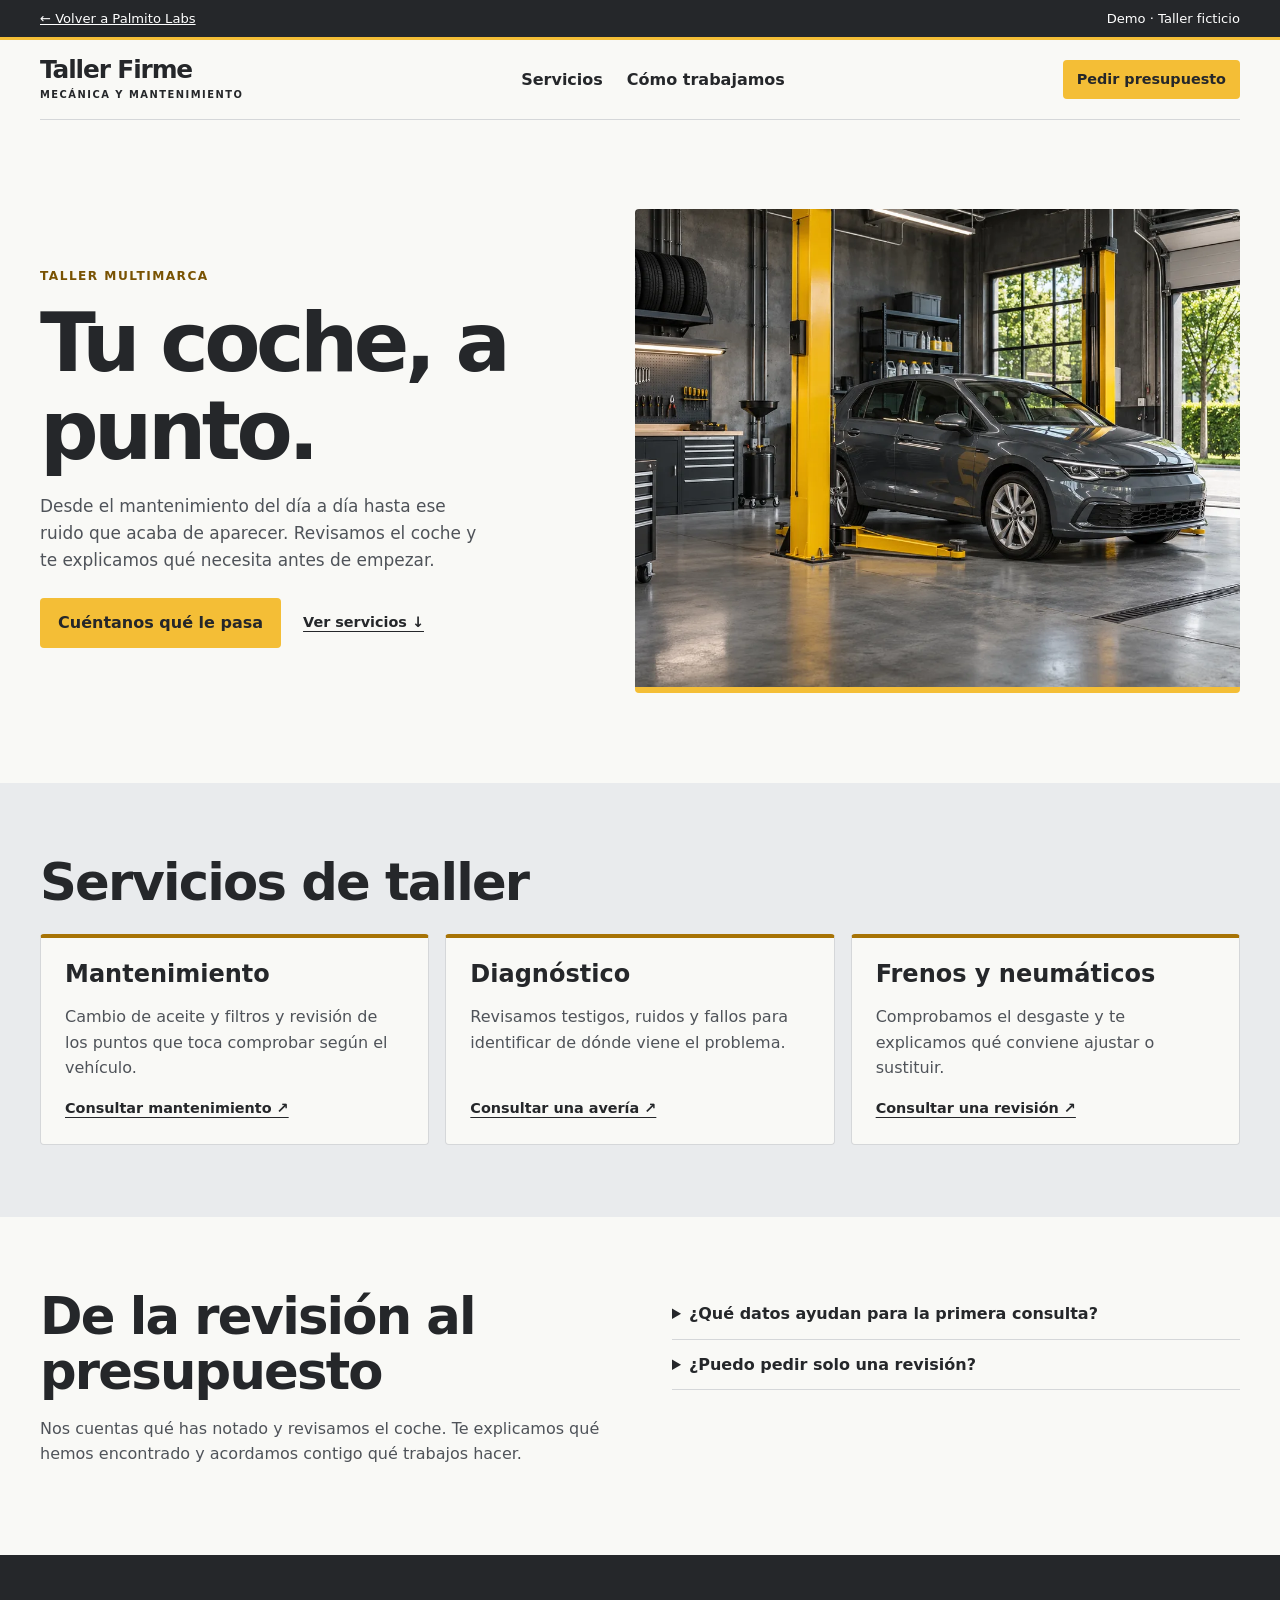
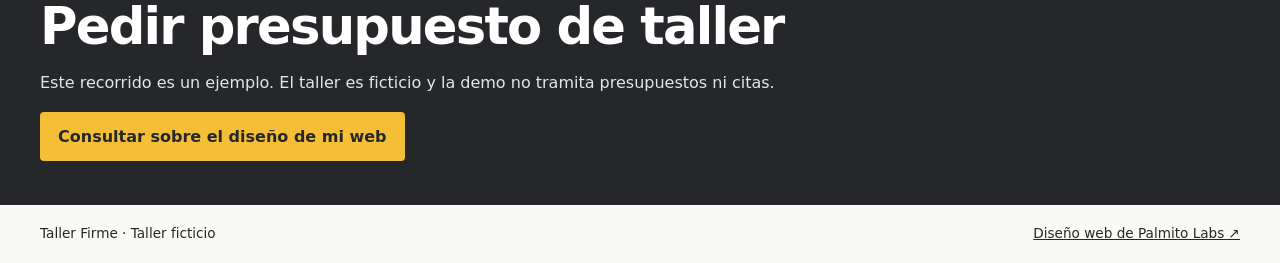
<file: demo-taller/index.html>
<!doctype html>
<html lang="es">
<head>
  <meta charset="utf-8">
  <meta name="viewport" content="width=device-width, initial-scale=1">
  <meta name="robots" content="noindex">
  <meta name="description" content="Demostración de Palmito Labs de una web a medida para un taller mecánico ficticio.">
  <title>Palmito Labs | Demo web de taller mecánico</title>
  <link rel="icon" href="/assets/logo-final/favicon-contrast.svg" type="image/svg+xml">
  <link rel="stylesheet" href="/assets/demo-web.css">
  <link rel="stylesheet" href="taller.css">
</head>
<body>
  <a class="skip" href="#contenido">Saltar al contenido</a>
  <div class="demo-banner">
    <a href="/#desarrollo-web">← Volver a Palmito Labs</a>
    <span>Demo · Taller ficticio</span>
  </div>
  <header class="site-header wrap">
    <a class="demo-mark" href="#inicio">Taller Firme<span>MECÁNICA Y MANTENIMIENTO</span></a>
    <nav aria-label="Navegación de la demo">
      <a href="#servicios">Servicios</a>
      <a href="#como-trabajamos">Cómo trabajamos</a>
    </nav>
    <a class="button button-small" href="#solicitud">Pedir presupuesto</a>
  </header>
  <main id="contenido">
    <section class="hero wrap" id="inicio" aria-labelledby="hero-title">
      <div class="hero-copy">
        <p class="eyebrow">Taller multimarca</p>
        <h1 id="hero-title">Tu coche, a punto.</h1>
        <p>Desde el mantenimiento del día a día hasta ese ruido que acaba de aparecer. Revisamos el coche y te explicamos qué necesita antes de empezar.</p>
        <div class="actions">
          <a class="button" href="#solicitud">Cuéntanos qué le pasa</a>
          <a class="text-link" href="#servicios">Ver servicios ↓</a>
        </div>
      </div>
      <figure>
        <img src="taller.webp" alt="Coche en un puesto de trabajo con elevadores amarillos" width="1200" height="800" fetchpriority="high">
      </figure>
    </section>
    <section class="demo-services" id="servicios" aria-labelledby="services-title">
      <div class="wrap">
        <h2 id="services-title">Servicios de taller</h2>
        <div class="cards">
          <article><h3>Mantenimiento</h3><p>Cambio de aceite y filtros y revisión de los puntos que toca comprobar según el vehículo.</p><a class="text-link" href="#solicitud">Consultar mantenimiento ↗</a></article>
          <article><h3>Diagnóstico</h3><p>Revisamos testigos, ruidos y fallos para identificar de dónde viene el problema.</p><a class="text-link" href="#solicitud">Consultar una avería ↗</a></article>
          <article><h3>Frenos y neumáticos</h3><p>Comprobamos el desgaste y te explicamos qué conviene ajustar o sustituir.</p><a class="text-link" href="#solicitud">Consultar una revisión ↗</a></article>
        </div>
      </div>
    </section>
    <section class="visit wrap" id="como-trabajamos" aria-labelledby="process-title">
      <div>
        <h2 id="process-title">De la revisión al presupuesto</h2>
        <p>Nos cuentas qué has notado y revisamos el coche. Te explicamos qué hemos encontrado y acordamos contigo qué trabajos hacer.</p>
      </div>
      <div class="questions">
        <details><summary>¿Qué datos ayudan para la primera consulta?</summary><p>Indica la marca, el modelo y cuándo aparece el fallo. Si se enciende un testigo, comenta cuál es.</p></details>
        <details><summary>¿Puedo pedir solo una revisión?</summary><p>Sí. Si encontramos algo que convenga reparar, te explicamos el motivo y puedes decidir con el presupuesto delante.</p></details>
      </div>
    </section>
    <section class="request" id="solicitud" aria-labelledby="request-title">
      <div class="wrap">
        <h2 id="request-title">Pedir presupuesto de taller</h2>
        <p>Este recorrido es un ejemplo. El taller es ficticio y la demo no tramita presupuestos ni citas.</p>
        <a class="button" href="/?servicio=desarrollo-web#contacto">Consultar sobre el diseño de mi web</a>
      </div>
    </section>
  </main>
  <footer class="wrap site-footer">
    <span>Taller Firme · Taller ficticio</span>
    <a href="/#desarrollo-web">Diseño web de Palmito Labs ↗</a>
  </footer>
</body>
</html>
</file>
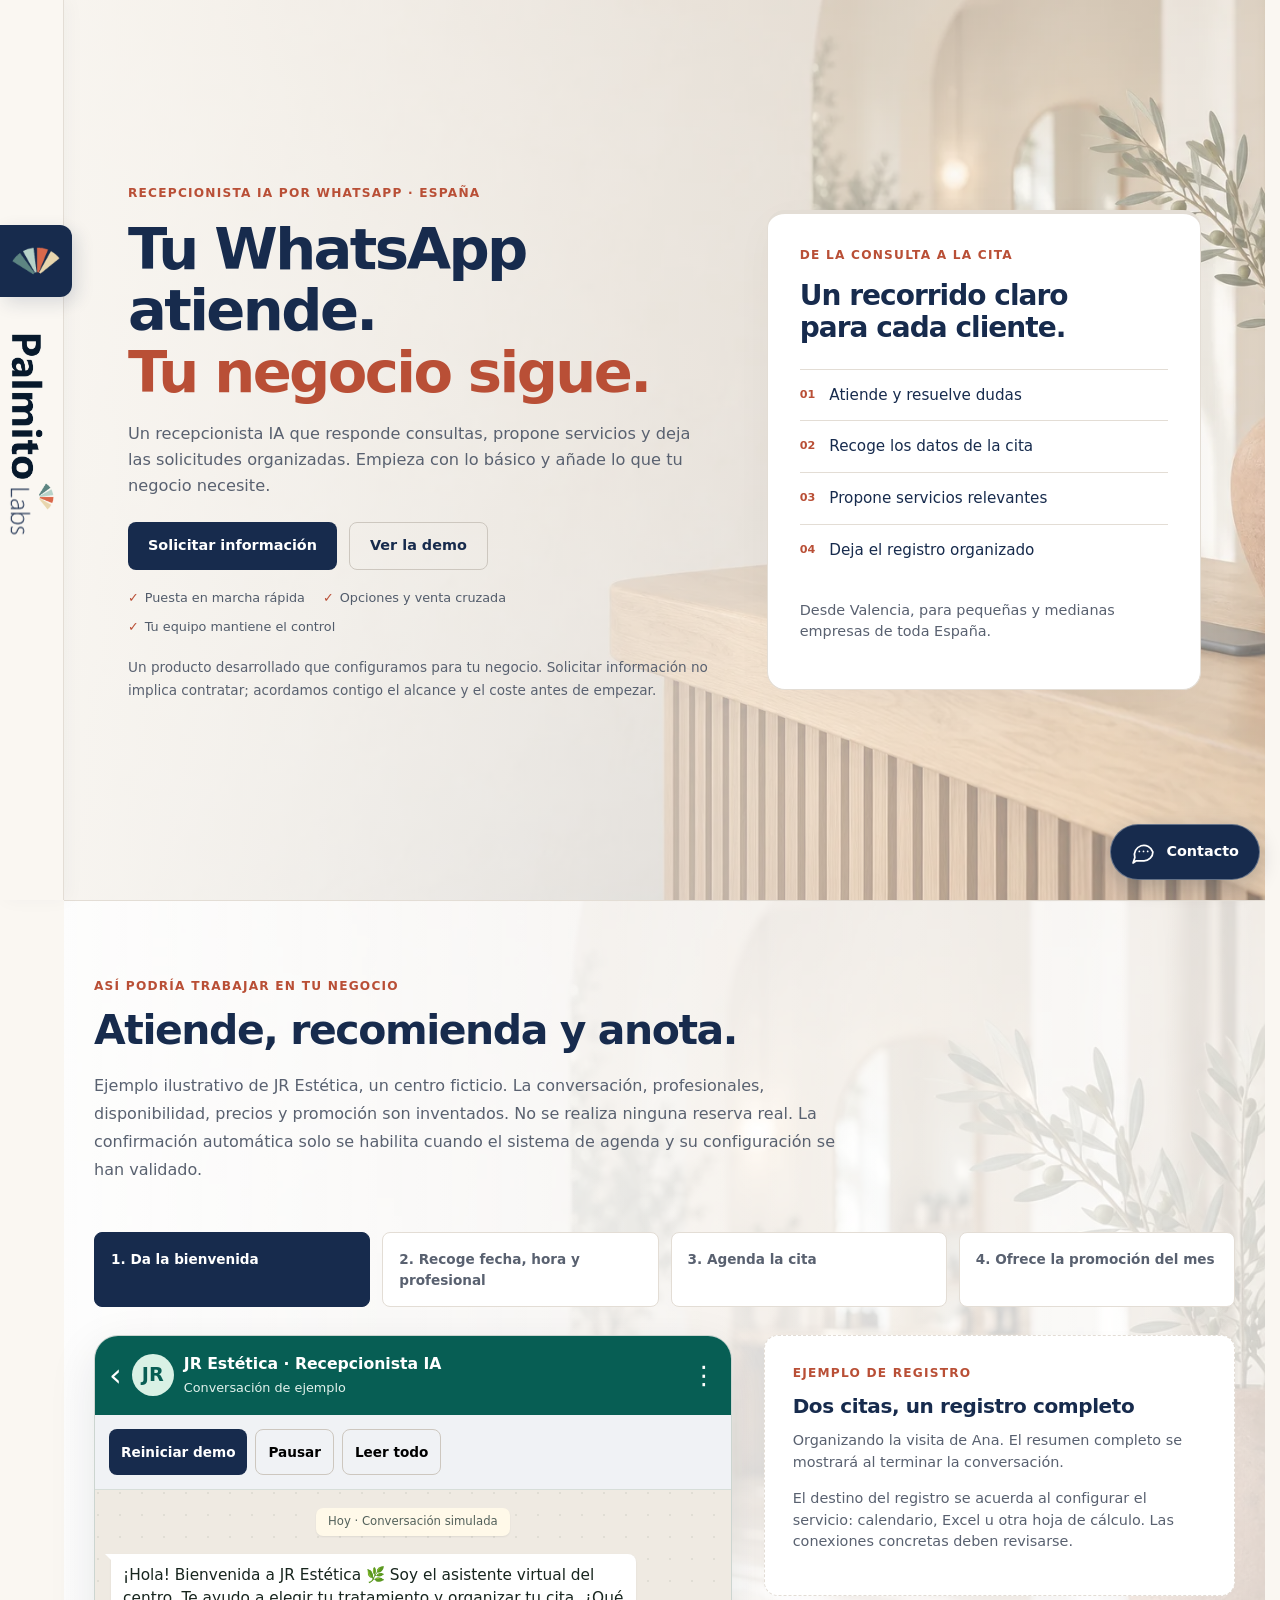
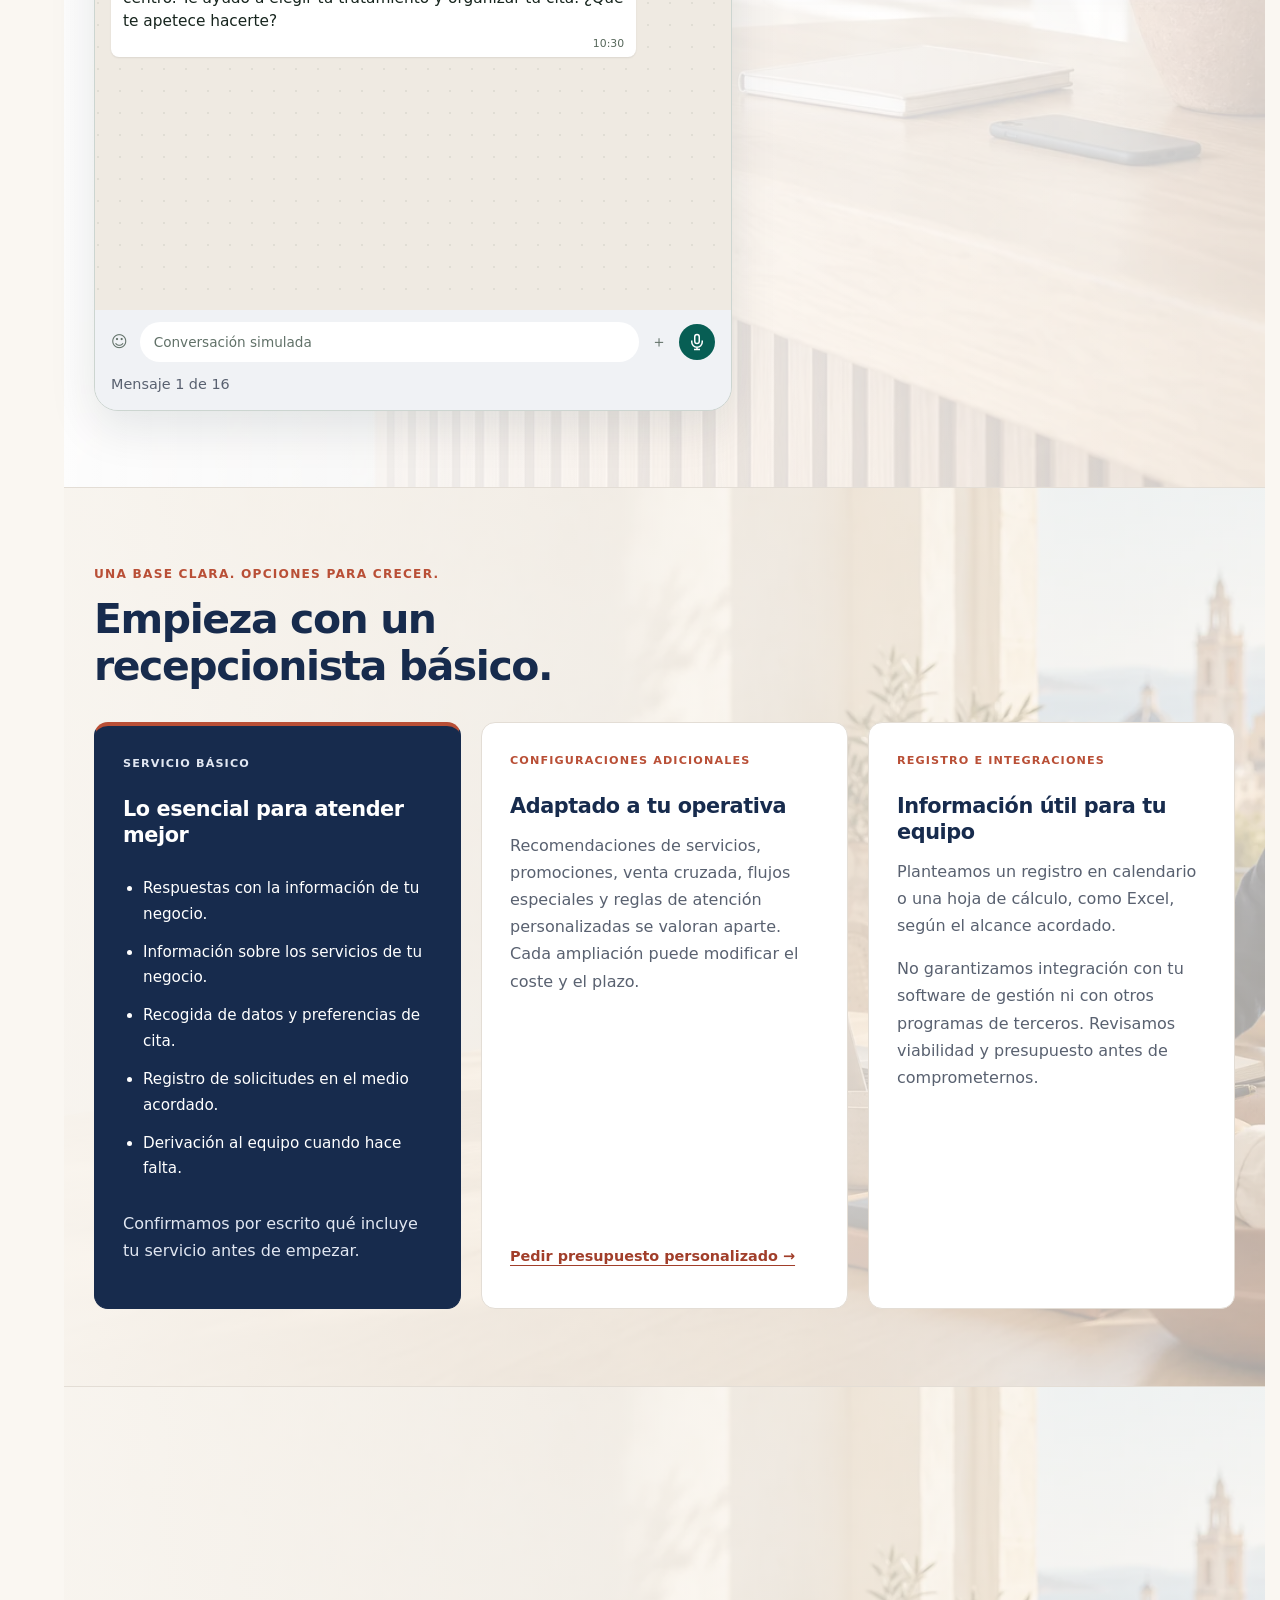
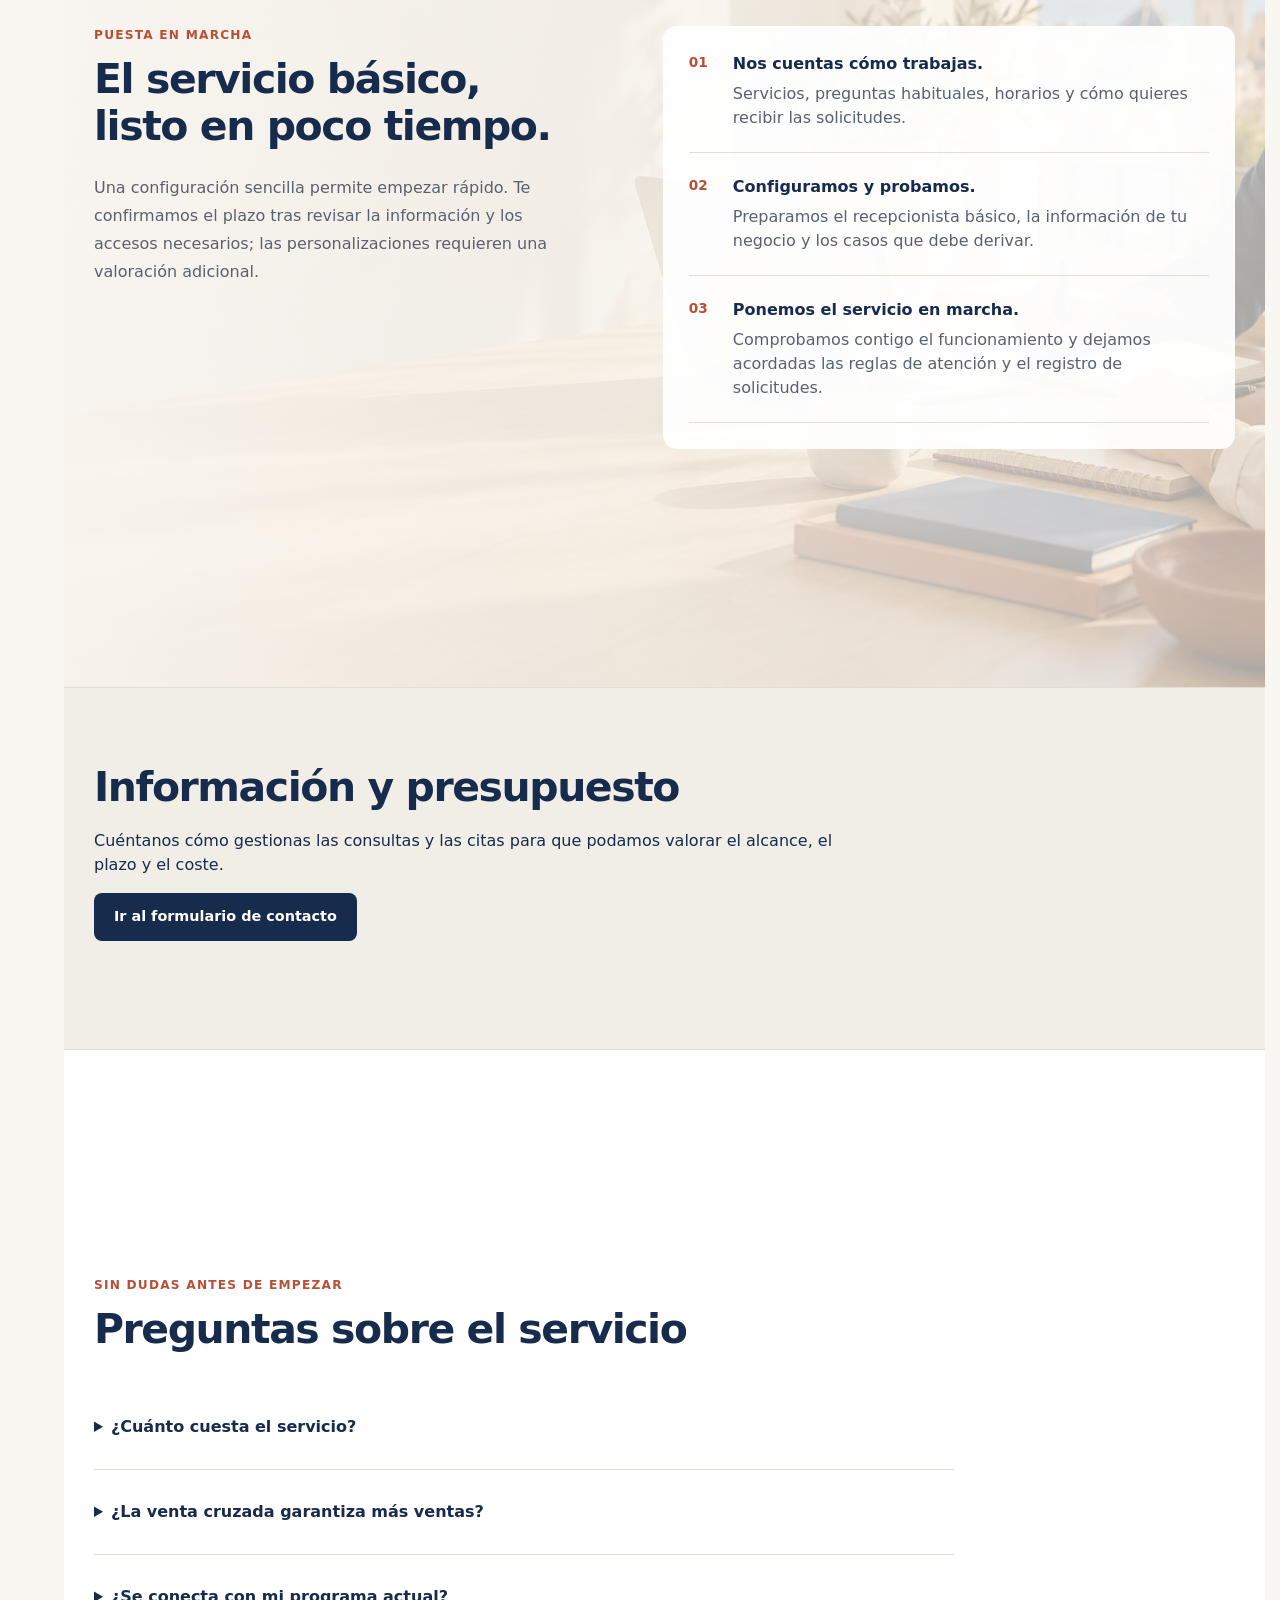
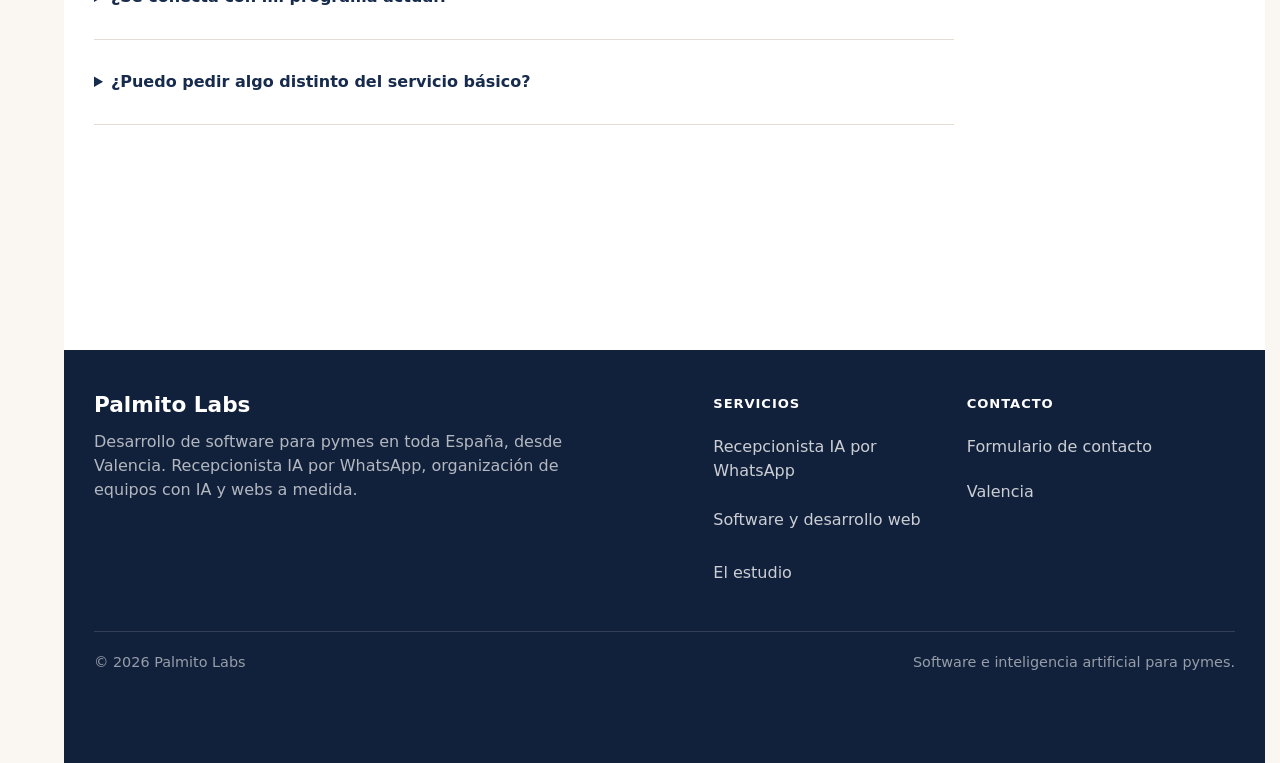
<file: recepcionista-ia-whatsapp/index.html>
<!doctype html>
<html lang="es">
<head>
<meta charset="utf-8">
<meta name="viewport" content="width=device-width, initial-scale=1">
<title>Palmito Labs | Recepcionista IA por WhatsApp</title>
<meta name="description" content="Recepcionista IA por WhatsApp para atender consultas, organizar citas y registrar solicitudes. Conoce el servicio básico y solicita un presupuesto para tu negocio.">
<link rel="canonical" href="https://palmitolabs.es/recepcionista-ia-whatsapp/">
<link rel="icon" href="/assets/logo-final/favicon-contrast.png?v=1" type="image/png" sizes="64x64">
<link rel="icon" href="/assets/logo-final/favicon-contrast.svg?v=1" type="image/svg+xml" sizes="any">
<link rel="stylesheet" href="/styles.css?v=15">
<link rel="stylesheet" href="/brand.css?v=2">
<link rel="stylesheet" href="producto.css?v=8">
<link rel="stylesheet" href="/whatsapp.css?v=1">
<meta property="og:type" content="website">
<meta property="og:locale" content="es_ES">
<meta property="og:title" content="Palmito Labs | Recepcionista IA por WhatsApp">
<meta property="og:description" content="Atiende consultas y organiza citas por WhatsApp. Servicio básico de puesta en marcha rápida y opciones adicionales con presupuesto personalizado.">
<meta property="og:url" content="https://palmitolabs.es/recepcionista-ia-whatsapp/">
<meta property="og:image" content="https://palmitolabs.es/assets/logo-final/palmito-labs-final-preview.png">
<script type="application/ld+json">{"@context":"https://schema.org","@type":"Service","name":"Recepcionista IA por WhatsApp","serviceType":"Recepción y atención al cliente con inteligencia artificial","provider":{"@id":"https://palmitolabs.es/#organizacion","@type":"Organization","name":"Palmito Labs","url":"https://palmitolabs.es/"},"areaServed":{"@type":"Country","name":"España"},"url":"https://palmitolabs.es/recepcionista-ia-whatsapp/","description":"Recepcionista IA por WhatsApp para negocios. Atención de consultas y registro de solicitudes de cita. Venta cruzada y personalizaciones como opciones adicionales sujetas a presupuesto."}</script>
<script src="producto.js?v=7" defer></script>
<link rel="stylesheet" href="/navigation.css?v=9">
<script src="/navigation.js?v=8" defer></script>
<link rel="stylesheet" href="/screens.css?v=2">
<link rel="stylesheet" href="/photography.css?v=1">
<link rel="stylesheet" href="/contact.css?v=2">
</head>
<body class="product-page">
<a class="skip-link" href="#contenido">Saltar al contenido</a>

<aside class="desktop-rail" aria-label="Acceso al menú lateral">
<a class="rail-brand" href="/" aria-label="Palmito Labs, inicio"><img src="/assets/logo-final/palmito-labs-navigation-dark.svg" width="740" height="190" alt="Palmito Labs"></a>
<button class="rail-toggle" type="button" aria-controls="desktop-navigation" aria-expanded="false" aria-label="Abrir menú de navegación"><svg class="nav-fan" viewBox="20 95 280 180" fill="none" aria-hidden="true"><defs><clipPath id="final-fan-0-0" clipPathUnits="userSpaceOnUse"><polygon points="-600,-600 -397,-600 166,260 -600,260"/></clipPath><clipPath id="final-fan-0-1" clipPathUnits="userSpaceOnUse"><polygon points="-397,-600 148,-600 166,260"/></clipPath><clipPath id="final-fan-0-2" clipPathUnits="userSpaceOnUse"><polygon points="148,-600 646,-600 166,260"/></clipPath><clipPath id="final-fan-0-3" clipPathUnits="userSpaceOnUse"><polygon points="646,-600 1000,-600 1000,260 166,260"/></clipPath></defs><g class="fan-turn"><g class="fan-piece" style="--dx:-22px;--dy:9px;--tilt:-18deg"><animateTransform attributeName="transform" type="rotate" values="0 166 246;55 166 246;0 166 246" keyTimes="0;.42;1" dur="700ms" begin="indefinite" calcMode="spline" keySplines=".4 0 .2 1;.2 .7 .2 1" fill="remove"/><image href="/assets/logo-final/png/palmito-labs-isotype-transparent.png" width="512" height="512" clip-path="url(#final-fan-0-0)"/></g><g class="fan-piece" style="--dx:-8px;--dy:-18px;--tilt:-6deg"><animateTransform attributeName="transform" type="rotate" values="0 166 246;18 166 246;0 166 246" keyTimes="0;.42;1" dur="700ms" begin="indefinite" calcMode="spline" keySplines=".4 0 .2 1;.2 .7 .2 1" fill="remove"/><image href="/assets/logo-final/png/palmito-labs-isotype-transparent.png" width="512" height="512" clip-path="url(#final-fan-0-1)"/></g><g class="fan-piece" style="--dx:8px;--dy:-18px;--tilt:6deg"><animateTransform attributeName="transform" type="rotate" values="0 166 246;-18 166 246;0 166 246" keyTimes="0;.42;1" dur="700ms" begin="indefinite" calcMode="spline" keySplines=".4 0 .2 1;.2 .7 .2 1" fill="remove"/><image href="/assets/logo-final/png/palmito-labs-isotype-transparent.png" width="512" height="512" clip-path="url(#final-fan-0-2)"/></g><g class="fan-piece" style="--dx:22px;--dy:9px;--tilt:18deg"><animateTransform attributeName="transform" type="rotate" values="0 166 246;-55 166 246;0 166 246" keyTimes="0;.42;1" dur="700ms" begin="indefinite" calcMode="spline" keySplines=".4 0 .2 1;.2 .7 .2 1" fill="remove"/><image href="/assets/logo-final/png/palmito-labs-isotype-transparent.png" width="512" height="512" clip-path="url(#final-fan-0-3)"/></g></g></svg><span>Menú</span></button>
<span class="rail-caption">Software e IA · Valencia</span>
</aside>
<dialog id="desktop-navigation" class="side-dialog" aria-label="Menú principal de Palmito Labs">
<div class="side-scrim" aria-hidden="true"></div>
<div class="side-panel">
<a class="side-brand" autofocus href="/" aria-label="Palmito Labs, inicio"><img src="/assets/logo-final/palmito-labs-navigation-light.svg" alt="Palmito Labs" width="740" height="190"></a>
<p class="side-intro">Desarrollamos software a medida desde Valencia para empresas de toda España.</p>
<nav class="side-links" aria-label="Navegación principal"><a href="/#quienes-somos">El estudio</a>
<div><a href="/#servicios">Servicios</a>
<ul class="product-subnav" aria-label="Servicios de Palmito Labs">
<li><a href="/#desarrollo-web">Desarrollo web</a></li>
<li><a href="/#automatizacion-ia">Automatización con IA</a></li>
<li><a href="/#usabilidad">Análisis de usabilidad</a></li>
<li><a href="/#apps">Apps</a></li>
</ul></div>
<a class="nav-contact" href="/?servicio=automatizacion-ia#contacto">Contacto</a></nav>
</div>
</dialog>
    <header class="site-header">
      <a class="brand" href="/" aria-label="Palmito Labs inicio">
        <img
          class="brand-logo"
          src="/assets/logo-final/png/palmito-labs-primary-header.png?v=10"
          srcset="/assets/logo-final/png/palmito-labs-primary-header@2x.png?v=10 2x"
          alt="Palmito Labs"
          width="185"
          height="101"
        >
      </a>
      <nav class="site-nav" aria-label="Navegación principal"><a href="/#quienes-somos">El estudio</a><a href="/#servicios">Servicios</a><a class="nav-contact" href="/?servicio=automatizacion-ia#contacto">Contacto</a></nav>
      <details class="mobile-menu">
        <summary>Menú <svg class="nav-fan" viewBox="20 95 280 180" fill="none" aria-hidden="true"><defs><clipPath id="final-fan-1-0" clipPathUnits="userSpaceOnUse"><polygon points="-600,-600 -397,-600 166,260 -600,260"/></clipPath><clipPath id="final-fan-1-1" clipPathUnits="userSpaceOnUse"><polygon points="-397,-600 148,-600 166,260"/></clipPath><clipPath id="final-fan-1-2" clipPathUnits="userSpaceOnUse"><polygon points="148,-600 646,-600 166,260"/></clipPath><clipPath id="final-fan-1-3" clipPathUnits="userSpaceOnUse"><polygon points="646,-600 1000,-600 1000,260 166,260"/></clipPath></defs><g class="fan-turn"><g class="fan-piece" style="--dx:-22px;--dy:9px;--tilt:-18deg"><animateTransform attributeName="transform" type="rotate" values="0 166 246;55 166 246;0 166 246" keyTimes="0;.42;1" dur="700ms" begin="indefinite" calcMode="spline" keySplines=".4 0 .2 1;.2 .7 .2 1" fill="remove"/><image href="/assets/logo-final/png/palmito-labs-isotype-transparent.png" width="512" height="512" clip-path="url(#final-fan-1-0)"/></g><g class="fan-piece" style="--dx:-8px;--dy:-18px;--tilt:-6deg"><animateTransform attributeName="transform" type="rotate" values="0 166 246;18 166 246;0 166 246" keyTimes="0;.42;1" dur="700ms" begin="indefinite" calcMode="spline" keySplines=".4 0 .2 1;.2 .7 .2 1" fill="remove"/><image href="/assets/logo-final/png/palmito-labs-isotype-transparent.png" width="512" height="512" clip-path="url(#final-fan-1-1)"/></g><g class="fan-piece" style="--dx:8px;--dy:-18px;--tilt:6deg"><animateTransform attributeName="transform" type="rotate" values="0 166 246;-18 166 246;0 166 246" keyTimes="0;.42;1" dur="700ms" begin="indefinite" calcMode="spline" keySplines=".4 0 .2 1;.2 .7 .2 1" fill="remove"/><image href="/assets/logo-final/png/palmito-labs-isotype-transparent.png" width="512" height="512" clip-path="url(#final-fan-1-2)"/></g><g class="fan-piece" style="--dx:22px;--dy:9px;--tilt:18deg"><animateTransform attributeName="transform" type="rotate" values="0 166 246;-55 166 246;0 166 246" keyTimes="0;.42;1" dur="700ms" begin="indefinite" calcMode="spline" keySplines=".4 0 .2 1;.2 .7 .2 1" fill="remove"/><image href="/assets/logo-final/png/palmito-labs-isotype-transparent.png" width="512" height="512" clip-path="url(#final-fan-1-3)"/></g></g></svg></summary>
        <nav aria-label="Navegación móvil"><a href="/#quienes-somos">El estudio</a><a href="/#servicios">Servicios</a><a class="nav-contact" href="/?servicio=automatizacion-ia#contacto">Contacto</a></nav>
      </details>
    </header>

<main id="contenido">
<section class="hero product-hero" id="inicio">
<div class="hero-copy">
<p class="eyebrow">Recepcionista IA por WhatsApp · España</p>
<h1>Tu WhatsApp atiende.<br><span>Tu negocio sigue.</span></h1>
<p>Un recepcionista IA que responde consultas, propone servicios y deja las solicitudes organizadas. Empieza con lo básico y añade lo que tu negocio necesite.</p>
<div class="hero-actions"><a class="button button-primary" href="/?servicio=automatizacion-ia#contacto">Solicitar información</a><a class="button button-secondary" href="#demo">Ver la demo</a></div>
<ul class="hero-points"><li>Puesta en marcha rápida</li><li>Opciones y venta cruzada</li><li>Tu equipo mantiene el control</li></ul>
<p class="small-note">Un producto desarrollado que configuramos para tu negocio. Solicitar información no implica contratar; acordamos contigo el alcance y el coste antes de empezar.</p>
</div>
<aside class="pilot-card"><p class="eyebrow">De la consulta a la cita</p><h2>Un recorrido claro para cada cliente.</h2><ol class="product-journey"><li><span aria-hidden="true">01</span> Atiende y resuelve dudas</li><li><span aria-hidden="true">02</span> Recoge los datos de la cita</li><li><span aria-hidden="true">03</span> Propone servicios relevantes</li><li><span aria-hidden="true">04</span> Deja el registro organizado</li></ol><p class="small-note">Desde Valencia, para pequeñas y medianas empresas de toda España.</p></aside>
</section>
<section class="section demo-section" id="demo" aria-labelledby="demo-title">
<div class="section-heading"><p class="eyebrow">Así podría trabajar en tu negocio</p><h2 id="demo-title">Atiende, recomienda y anota.</h2><p>Ejemplo ilustrativo de JR Estética, un centro ficticio. La conversación, profesionales, disponibilidad, precios y promoción son inventados. No se realiza ninguna reserva real. La confirmación automática solo se habilita cuando el sistema de agenda y su configuración se han validado.</p></div>
<ol class="demo-steps" aria-label="Etapas del ejemplo">
<li>Da la bienvenida</li><li>Recoge fecha, hora y profesional</li><li>Agenda la cita</li><li>Ofrece la promoción del mes</li>
</ol>
<div class="demo-layout">
<div class="demo-phone">
<div class="wa-header"><span class="wa-back" aria-hidden="true">‹</span><span class="wa-avatar" aria-hidden="true">JR</span><div class="wa-contact"><strong>JR Estética · Recepcionista IA</strong><span>Conversación de ejemplo</span></div><span class="wa-menu" aria-hidden="true">⋮</span></div>
<div class="demo-controls"><button class="button button-primary" type="button" id="demo-play" hidden>Reproducir demo</button><button class="button button-secondary" type="button" id="demo-pause" hidden>Pausar</button><button class="button button-secondary" type="button" id="demo-read" hidden>Leer todo</button></div>
<div class="chat demo-chat" id="demo-chat" tabindex="0" role="region" aria-label="Conversación simulada de JR Estética; desplázate para leer todos los mensajes">
<span class="wa-date">Hoy · Conversación simulada</span>
<p class="bubble agent" data-step="0">¡Hola! Bienvenida a JR Estética 🌿 Soy el asistente virtual del centro. Te ayudo a elegir tu tratamiento y organizar tu cita. ¿Qué te apetece hacerte?<span class="wa-meta" aria-hidden="true">10:30 </span></p>
<p class="bubble customer" data-step="0">¡Hola! Quería hacerme una manicura semipermanente.<span class="wa-meta" aria-hidden="true">10:30 <span class="wa-ticks" aria-hidden="true">✓✓</span></span></p>
<p class="bubble agent" data-step="1">¡Claro! ¿Qué día te vendría bien?<span class="wa-meta" aria-hidden="true">10:31 </span></p>
<p class="bubble customer" data-step="1">El viernes 23 de octubre.<span class="wa-meta" aria-hidden="true">10:31 <span class="wa-ticks" aria-hidden="true">✓✓</span></span></p>
<p class="bubble agent" data-step="1">Perfecto. ¿A qué hora te gustaría venir?<span class="wa-meta" aria-hidden="true">10:32 </span></p>
<p class="bubble customer" data-step="1">Sobre las cinco de la tarde.<span class="wa-meta" aria-hidden="true">10:32 <span class="wa-ticks" aria-hidden="true">✓✓</span></span></p>
<p class="bubble agent" data-step="1">¿Tienes preferencia por alguna de nuestras profesionales? Para manicura puedes elegir a Laura o a Marta.<span class="wa-meta" aria-hidden="true">10:33 </span></p>
<p class="bubble customer" data-step="1">Con Laura, si puede ser. La última vez me atendió ella y me encantó.<span class="wa-meta" aria-hidden="true">10:33 <span class="wa-ticks" aria-hidden="true">✓✓</span></span></p>
<p class="bubble agent" data-step="1">¡Qué bien! Laura tiene un hueco a las 17:00. ¿A nombre de quién dejamos la cita?<span class="wa-meta" aria-hidden="true">10:34 </span></p>
<p class="bubble customer" data-step="1">Soy Ana García.<span class="wa-meta" aria-hidden="true">10:34 <span class="wa-ticks" aria-hidden="true">✓✓</span></span></p>
<p class="bubble agent" data-step="2">Encantada, Ana. Te resumo: manicura semipermanente, viernes 23 de octubre a las 17:00 con Laura. ¿Te la reservo?<span class="wa-meta" aria-hidden="true">10:35 </span></p>
<p class="bubble customer" data-step="2">Sí, perfecto.<span class="wa-meta" aria-hidden="true">10:35 <span class="wa-ticks" aria-hidden="true">✓✓</span></span></p>
<p class="bubble agent" data-step="2">¡Listo, Ana! Tu manicura queda agendada con Laura para el viernes 23 a las 17:00. Te esperamos en JR Estética 💚<span class="wa-meta" aria-hidden="true">10:36 </span></p>
<p class="bubble agent" data-step="3">Por cierto, este mes tenemos la pedicura spa en promoción por 18 €. Si te apetece aprovechar la visita, Marta puede atenderte a las 17:45, después de la manicura. ¿Quieres añadirla o dejamos solo la manicura?<span class="wa-meta" aria-hidden="true">10:36 </span></p>
<p class="bubble customer" data-step="3">¡Pues sí! Añádeme la pedicura también.<span class="wa-meta" aria-hidden="true">10:37 <span class="wa-ticks" aria-hidden="true">✓✓</span></span></p>
<p class="bubble agent" data-step="3">¡Hecho! Te queda manicura a las 17:00 con Laura y pedicura spa a las 17:45 con Marta, esta última por 18 € de promoción. Ambas citas están anotadas. Si necesitas cambiar algo, escríbenos por aquí. ¡Nos vemos el viernes, Ana!<span class="wa-meta" aria-hidden="true">10:37 </span></p>
</div>
<div class="wa-composer" aria-hidden="true"><span>☺</span><span class="wa-placeholder">Conversación simulada</span><span>＋</span><span class="wa-mic"><svg width="18" height="18" viewBox="0 0 24 24" fill="none" stroke="currentColor" stroke-width="2"><rect x="9" y="2" width="6" height="12" rx="3"/><path d="M5 10v2a7 7 0 0 0 14 0v-2M12 19v3M8 22h8"/></svg></span></div>
<p id="demo-status" class="small-note" role="status">Puedes leer la conversación completa.</p></div>
<aside class="demo-record" id="demo-record"><p class="eyebrow">Ejemplo de registro</p><h3>Dos citas, un registro completo</h3><p id="record-progress" class="small-note" hidden>Organizando la visita de Ana. El resumen completo se mostrará al terminar la conversación.</p><dl><dt>Cliente</dt><dd>Ana García · nombre ficticio</dd><dt>Cita principal</dt><dd>Manicura semipermanente · 23 de octubre, 17:00 · Laura</dd><dt>Promoción aceptada después de reservar</dt><dd>Pedicura spa · 23 de octubre, 17:45 · Marta · 18 €</dd><dt>Estado del ejemplo</dt><dd>Ambas citas agendadas en la simulación</dd></dl><p class="small-note">El destino del registro se acuerda al configurar el servicio: calendario, Excel u otra hoja de cálculo. Las conexiones concretas deben revisarse.</p></aside>
</div>
</section>
<section class="section features" id="incluye"><div class="section-heading"><p class="eyebrow">Una base clara. Opciones para crecer.</p><h2>Empieza con un recepcionista básico.</h2></div>
<div class="service-grid"><article class="service-featured"><p class="eyebrow">Servicio básico</p><h3>Lo esencial para atender mejor</h3><ul><li>Respuestas con la información de tu negocio.</li><li>Información sobre los servicios de tu negocio.</li><li>Recogida de datos y preferencias de cita.</li><li>Registro de solicitudes en el medio acordado.</li><li>Derivación al equipo cuando hace falta.</li></ul><p>Confirmamos por escrito qué incluye tu servicio antes de empezar.</p></article>
<article><p class="eyebrow">Configuraciones adicionales</p><h3>Adaptado a tu operativa</h3><p>Recomendaciones de servicios, promociones, venta cruzada, flujos especiales y reglas de atención personalizadas se valoran aparte. Cada ampliación puede modificar el coste y el plazo.</p><a class="text-link" href="/?servicio=automatizacion-ia#contacto">Pedir presupuesto personalizado →</a></article>
<article><p class="eyebrow">Registro e integraciones</p><h3>Información útil para tu equipo</h3><p>Planteamos un registro en calendario o una hoja de cálculo, como Excel, según el alcance acordado.</p><p>No garantizamos integración con tu software de gestión ni con otros programas de terceros. Revisamos viabilidad y presupuesto antes de comprometernos.</p></article></div></section>
<section class="section process" id="puesta-en-marcha"><div><p class="eyebrow">Puesta en marcha</p><h2>El servicio básico, listo en poco tiempo.</h2><p>Una configuración sencilla permite empezar rápido. Te confirmamos el plazo tras revisar la información y los accesos necesarios; las personalizaciones requieren una valoración adicional.</p></div><ol><li><strong>Nos cuentas cómo trabajas.</strong>Servicios, preguntas habituales, horarios y cómo quieres recibir las solicitudes.</li><li><strong>Configuramos y probamos.</strong>Preparamos el recepcionista básico, la información de tu negocio y los casos que debe derivar.</li><li><strong>Ponemos el servicio en marcha.</strong>Comprobamos contigo el funcionamiento y dejamos acordadas las reglas de atención y el registro de solicitudes.</li></ol></section>
<section class="section product-contact" id="contacto">
<div class="section-heading"><h2>Información y presupuesto</h2><p>Cuéntanos cómo gestionas las consultas y las citas para que podamos valorar el alcance, el plazo y el coste.</p>
<a class="button button-primary" href="/?servicio=automatizacion-ia#contacto">Ir al formulario de contacto</a></div>
</section>
<section class="section faq"><div class="section-heading"><p class="eyebrow">Sin dudas antes de empezar</p><h2>Preguntas sobre el servicio</h2></div>
<details><summary>¿Cuánto cuesta el servicio?</summary><p>El presupuesto depende de la configuración que necesite tu negocio. Te indicaremos qué incluye el servicio básico y el coste de las opciones adicionales antes de contratar.</p></details>
<details><summary>¿La venta cruzada garantiza más ventas?</summary><p>No. El recepcionista puede proponer opciones complementarias que hayas definido, de forma pertinente y sin insistir. El cliente decide. La venta cruzada es una configuración adicional cuyo alcance y coste se acuerdan por separado.</p></details>
<details><summary>¿Se conecta con mi programa actual?</summary><p>No podemos garantizarlo. Empezamos por el registro acordado en calendario u hoja de cálculo. Cualquier integración con software de terceros requiere un estudio previo y puede tener coste adicional.</p></details>
<details><summary>¿Puedo pedir algo distinto del servicio básico?</summary><p>Sí. Cuéntanos tu necesidad y prepararemos un presupuesto específico con alcance, coste y plazo. No se añaden configuraciones de pago sin acordarlas contigo.</p></details>
</section>
</main>
    <footer class="site-footer">
      <div class="footer-brand">
        <a class="footer-name" href="/">Palmito Labs</a>
        <p>Desarrollo de software para pymes en toda España, desde Valencia. Recepcionista IA por WhatsApp, organización de equipos con IA y webs a medida.</p>
      </div>
      <div class="footer-column">
        <strong>Servicios</strong>
        <a href="#demo">Recepcionista IA por WhatsApp</a>
        <a href="/#servicios">Software y desarrollo web</a>
        <a href="/#quienes-somos">El estudio</a>
      </div>
      <div class="footer-column">
        <strong>Contacto</strong>
        <a href="/?servicio=automatizacion-ia#contacto">Formulario de contacto</a>
        <span>Valencia</span>
      </div>
      <div class="footer-bottom">
        <span>© 2026 Palmito Labs</span>
        <span>Software e inteligencia artificial para pymes.</span>
      </div>
    </footer>
<a class="floating-contact" href="/?servicio=automatizacion-ia#contacto" aria-label="Ir al apartado de contacto de Palmito Labs"><svg width="25" height="25" viewBox="0 0 24 24" fill="none" stroke="currentColor" stroke-width="1.7" stroke-linecap="round" stroke-linejoin="round" aria-hidden="true"><path d="M21 11.5a8.5 8.5 0 0 1-8.5 8.5H5l-3 2 1.7-5.2A8.5 8.5 0 1 1 21 11.5Z"/><path d="M8 11h.01M12 11h.01M16 11h.01"/></svg><span>Contacto</span></a>
</body></html>
</file>
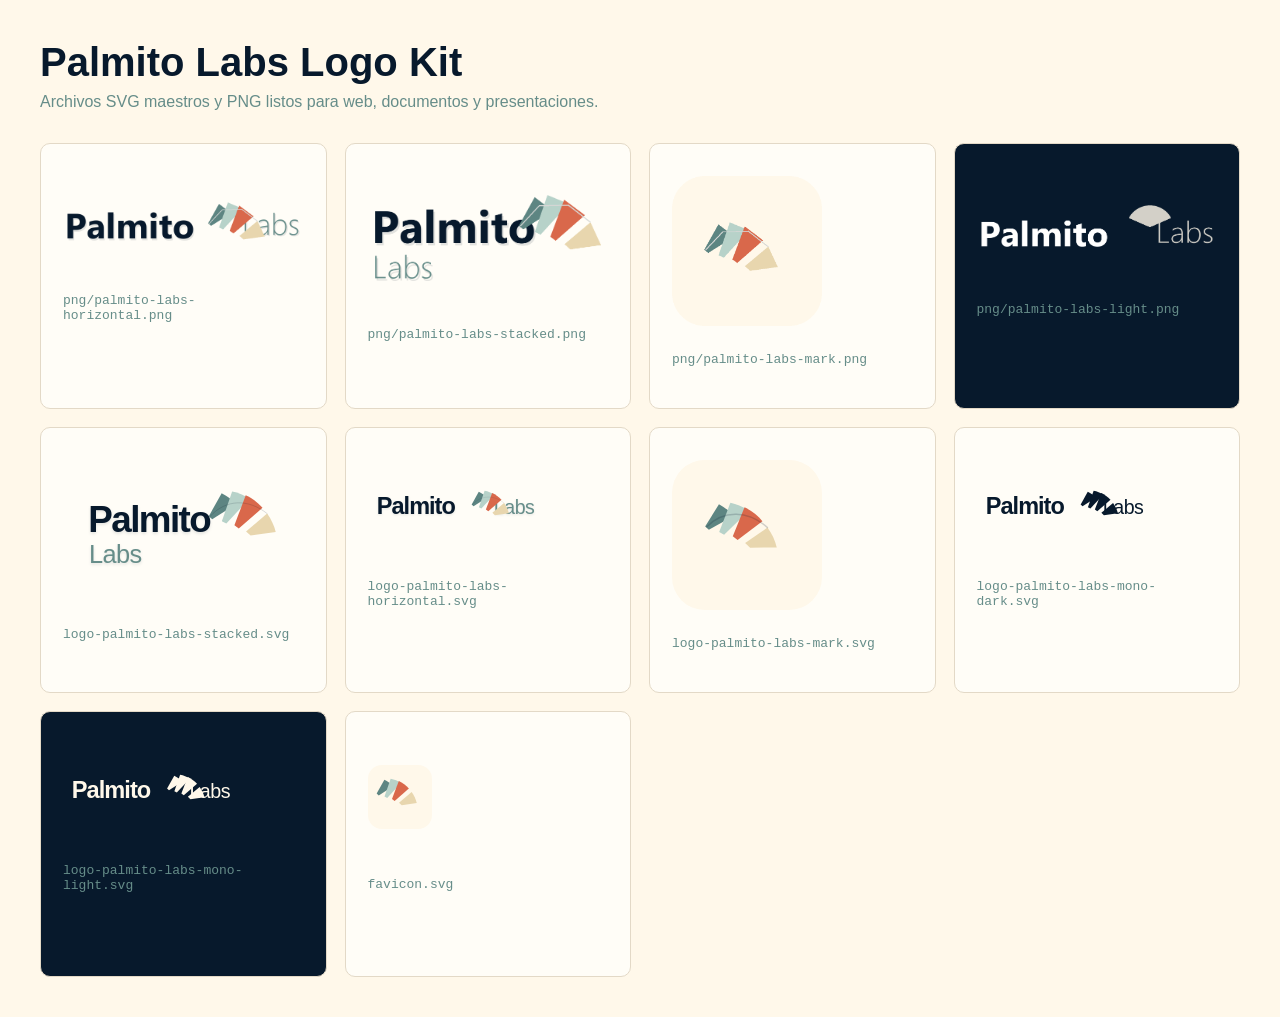
<file: assets/logo-preview.html>
<!doctype html>
<html lang="es">
  <head>
    <meta charset="utf-8">
    <meta name="viewport" content="width=device-width, initial-scale=1">
    <title>Palmito Labs | Logo Kit</title>
    <style>
      :root {
        --ink: #07192c;
        --sea: #668d89;
        --cream: #fff8ea;
        --paper: #fffdf7;
        --line: #e3d9c7;
      }

      body {
        margin: 0;
        background: var(--cream);
        color: var(--ink);
        font-family: Inter, Arial, sans-serif;
        padding: 40px;
      }

      h1 {
        font-size: 40px;
        margin: 0 0 8px;
      }

      p {
        color: var(--sea);
        margin: 0 0 32px;
      }

      .grid {
        display: grid;
        gap: 18px;
        grid-template-columns: repeat(auto-fit, minmax(260px, 1fr));
      }

      .card {
        background: var(--paper);
        border: 1px solid var(--line);
        border-radius: 10px;
        display: grid;
        gap: 16px;
        min-height: 220px;
        padding: 22px;
      }

      .dark {
        background: var(--ink);
      }

      img {
        align-self: center;
        display: block;
        height: auto;
        max-height: 150px;
        max-width: 100%;
      }

      code {
        color: var(--sea);
        font-size: 13px;
      }
    </style>
  </head>
  <body>
    <h1>Palmito Labs Logo Kit</h1>
    <p>Archivos SVG maestros y PNG listos para web, documentos y presentaciones.</p>

    <section class="grid">
      <article class="card">
        <img src="png/palmito-labs-horizontal.png" alt="Logo horizontal PNG">
        <code>png/palmito-labs-horizontal.png</code>
      </article>
      <article class="card">
        <img src="png/palmito-labs-stacked.png" alt="Logo apilado PNG">
        <code>png/palmito-labs-stacked.png</code>
      </article>
      <article class="card">
        <img src="png/palmito-labs-mark.png" alt="Símbolo PNG">
        <code>png/palmito-labs-mark.png</code>
      </article>
      <article class="card dark">
        <img src="png/palmito-labs-light.png" alt="Logo claro PNG">
        <code>png/palmito-labs-light.png</code>
      </article>
      <article class="card">
        <img src="logo-palmito-labs-stacked.svg" alt="Logo apilado">
        <code>logo-palmito-labs-stacked.svg</code>
      </article>
      <article class="card">
        <img src="logo-palmito-labs-horizontal.svg" alt="Logo horizontal">
        <code>logo-palmito-labs-horizontal.svg</code>
      </article>
      <article class="card">
        <img src="logo-palmito-labs-mark.svg" alt="Símbolo">
        <code>logo-palmito-labs-mark.svg</code>
      </article>
      <article class="card">
        <img src="logo-palmito-labs-mono-dark.svg" alt="Logo monocromo oscuro">
        <code>logo-palmito-labs-mono-dark.svg</code>
      </article>
      <article class="card dark">
        <img src="logo-palmito-labs-mono-light.svg" alt="Logo monocromo claro">
        <code>logo-palmito-labs-mono-light.svg</code>
      </article>
      <article class="card">
        <img src="favicon.svg" alt="Favicon">
        <code>favicon.svg</code>
      </article>
    </section>
  </body>
</html>
</file>
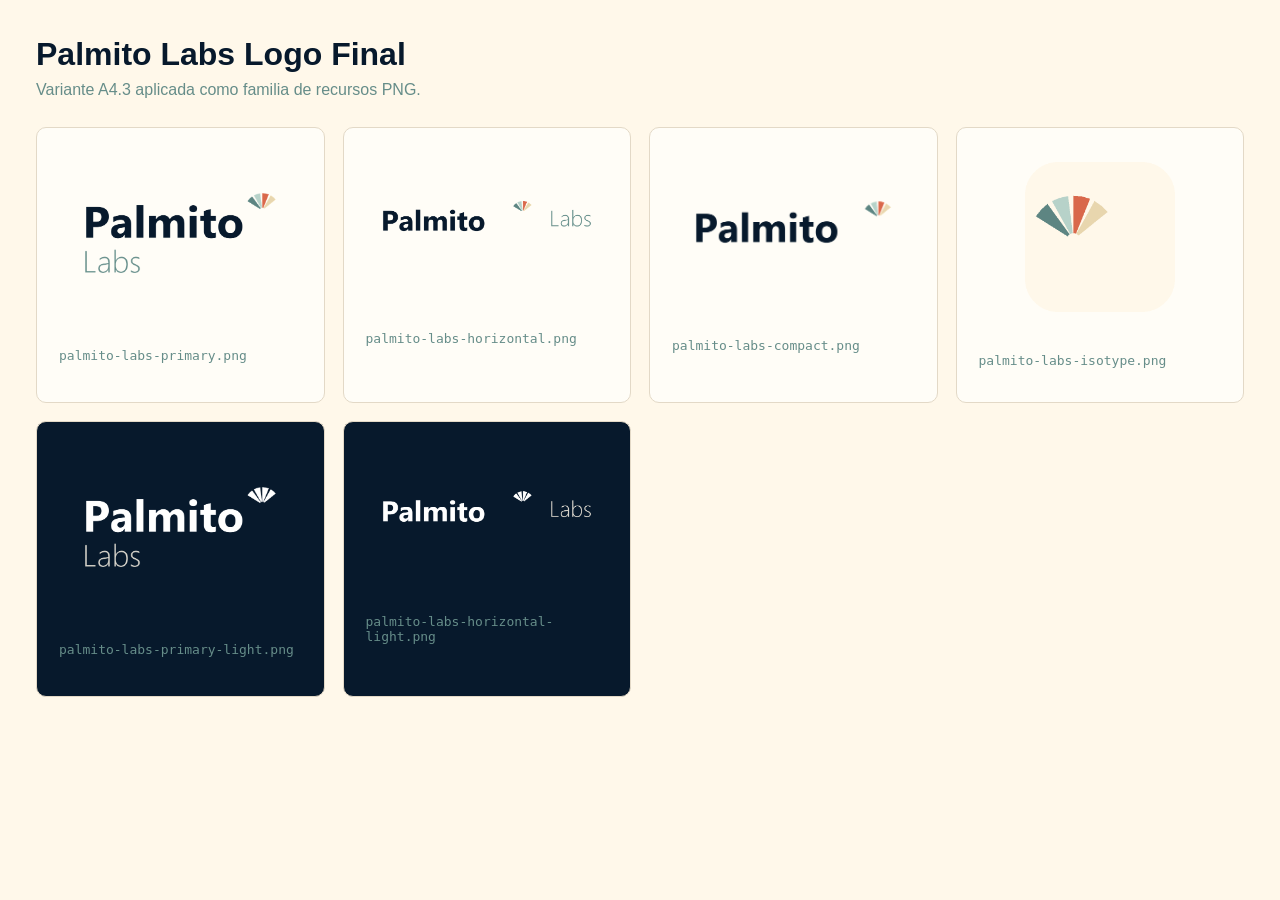
<file: assets/logo-final/preview.html>
<!doctype html>
<html lang="es">
  <head>
    <meta charset="utf-8">
    <meta name="viewport" content="width=device-width, initial-scale=1">
    <title>Palmito Labs Logo Final</title>
    <style>
      :root {
        --ink: #07192c;
        --sea: #668d89;
        --cream: #fff8ea;
        --paper: #fffdf7;
        --line: #e3d9c7;
      }

      body {
        margin: 0;
        background: var(--cream);
        color: var(--ink);
        font-family: Inter, Arial, sans-serif;
        padding: 36px;
      }

      h1 {
        margin: 0 0 8px;
      }

      p {
        color: var(--sea);
        margin: 0 0 28px;
      }

      .grid {
        display: grid;
        gap: 18px;
        grid-template-columns: repeat(auto-fit, minmax(260px, 1fr));
      }

      .card {
        align-items: center;
        background: var(--paper);
        border: 1px solid var(--line);
        border-radius: 10px;
        display: grid;
        gap: 16px;
        min-height: 230px;
        padding: 22px;
      }

      .dark {
        background: var(--ink);
      }

      img {
        display: block;
        height: auto;
        justify-self: center;
        max-height: 150px;
        max-width: 100%;
      }

      code {
        color: var(--sea);
        font-size: 13px;
      }
    </style>
  </head>
  <body>
    <h1>Palmito Labs Logo Final</h1>
    <p>Variante A4.3 aplicada como familia de recursos PNG.</p>
    <section class="grid">
      <article class="card">
        <img src="png/palmito-labs-primary.png" alt="Logo principal">
        <code>palmito-labs-primary.png</code>
      </article>
      <article class="card">
        <img src="png/palmito-labs-horizontal.png" alt="Logo horizontal">
        <code>palmito-labs-horizontal.png</code>
      </article>
      <article class="card">
        <img src="png/palmito-labs-compact.png" alt="Logo compacto">
        <code>palmito-labs-compact.png</code>
      </article>
      <article class="card">
        <img src="png/palmito-labs-isotype.png" alt="Isotipo">
        <code>palmito-labs-isotype.png</code>
      </article>
      <article class="card dark">
        <img src="png/palmito-labs-primary-light.png" alt="Logo claro">
        <code>palmito-labs-primary-light.png</code>
      </article>
      <article class="card dark">
        <img src="png/palmito-labs-horizontal-light.png" alt="Logo horizontal claro">
        <code>palmito-labs-horizontal-light.png</code>
      </article>
    </section>
  </body>
</html>
</file>
<file: styles.css>
:root {
  --bg: #fff8ea;
  --paper: #fffdf7;
  --white: #ffffff;
  --ink: #07192c;
  --muted: #4e625f;
  --line: #e3d9c7;
  --sea: #668d89;
  --sea-dark: #496f6c;
  --petrol: #5d8582;
  --aqua: #b7d2c9;
  --clay: #d9684b;
  --sand: #e8d6ae;
  --sky: #e7f1ef;
  --sun: #f5e7bf;
  --shadow: 0 24px 70px rgba(7, 25, 44, 0.14);
}

* {
  box-sizing: border-box;
}

html {
  scroll-behavior: smooth;
}

body {
  margin: 0;
  background:
    linear-gradient(180deg, #fffdf7 0%, var(--bg) 42%, #f4ebe0 100%);
  color: var(--ink);
  font-family:
    Inter, ui-sans-serif, system-ui, -apple-system, BlinkMacSystemFont, "Segoe UI",
    sans-serif;
  line-height: 1.5;
}

a {
  color: inherit;
  text-decoration: none;
}

.site-header {
  align-items: center;
  background:
    linear-gradient(90deg, rgba(217, 104, 75, 0.16), transparent 42%),
    var(--ink);
  border-bottom: 3px solid var(--clay);
  display: flex;
  justify-content: space-between;
  padding: 14px clamp(20px, 5vw, 72px);
  position: sticky;
  top: 0;
  z-index: 10;
  backdrop-filter: blur(14px);
}

.brand,
.site-nav,
.hero-actions,
.tags,
.site-footer {
  display: flex;
}

.brand {
  align-items: center;
}

.brand-logo {
  display: block;
  height: auto;
  max-width: min(34vw, 112px);
  width: 112px;
}

.site-nav {
  color: rgba(255, 248, 234, 0.76);
  font-size: 0.88rem;
  font-weight: 780;
  gap: 26px;
  letter-spacing: 0.07em;
}

.site-nav a:hover {
  color: var(--paper);
}

.hero {
  align-items: center;
  background:
    linear-gradient(135deg, rgba(183, 210, 201, 0.34), transparent 28%),
    linear-gradient(90deg, rgba(7, 25, 44, 0.045), transparent 48%),
    linear-gradient(180deg, rgba(255, 253, 247, 0.92), rgba(255, 248, 234, 0.92));
  display: grid;
  gap: clamp(34px, 6vw, 78px);
  grid-template-columns: minmax(0, 1.05fr) minmax(320px, 0.75fr);
  min-height: calc(100vh - 72px);
  padding: clamp(56px, 8vw, 104px) clamp(20px, 5vw, 72px) clamp(42px, 7vw, 88px);
}

.hero-copy {
  max-width: 780px;
}

.eyebrow {
  color: var(--sea-dark);
  font-size: 0.86rem;
  font-weight: 820;
  letter-spacing: 0.05em;
  margin: 0 0 12px;
  text-transform: uppercase;
}

h1,
h2,
h3,
p {
  margin-top: 0;
}

h1 {
  font-size: clamp(2.7rem, 6vw, 5.7rem);
  line-height: 0.98;
  margin-bottom: 24px;
  max-width: 980px;
}

h2 {
  font-size: clamp(2rem, 4vw, 3.6rem);
  line-height: 1.04;
  margin-bottom: 0;
}

h3 {
  font-size: 1.16rem;
  line-height: 1.2;
  margin-bottom: 12px;
}

.hero-copy p:not(.eyebrow),
.text-block,
.cta p {
  color: var(--muted);
  font-size: clamp(1.06rem, 1.7vw, 1.25rem);
}

.hero-points {
  display: flex;
  flex-wrap: wrap;
  gap: 10px;
  list-style: none;
  margin: 28px 0 0;
  padding: 0;
}

.hero-points li {
  background: rgba(255, 253, 247, 0.78);
  border: 1px solid var(--line);
  border-radius: 8px;
  color: var(--ink);
  font-size: 0.96rem;
  font-weight: 740;
  padding: 10px 12px;
}

.hero-actions {
  flex-wrap: wrap;
  gap: 12px;
  margin-top: 32px;
}

.button {
  align-items: center;
  border-radius: 8px;
  display: inline-flex;
  font-weight: 780;
  justify-content: center;
  min-height: 48px;
  padding: 0 18px;
  text-transform: none;
}

.button-primary {
  background: var(--ink);
  color: white;
}

.button-primary:hover {
  background: #0d2946;
}

.button-secondary {
  border: 1px solid var(--line);
  background: rgba(255, 253, 247, 0.56);
}

.button-secondary:hover {
  background: var(--paper);
}

.fan-panel {
  min-height: 500px;
  position: relative;
}

.fan-shape {
  background:
    conic-gradient(from 224deg at 50% 100%, var(--petrol), var(--aqua), var(--clay), var(--sand), var(--petrol)),
    var(--paper);
  border: 1px solid rgba(24, 33, 29, 0.08);
  border-radius: 260px 260px 18px 18px;
  box-shadow: var(--shadow);
  inset: 0 0 auto auto;
  min-height: 360px;
  opacity: 0.92;
  position: absolute;
  right: 0;
  top: 0;
  width: min(100%, 410px);
}

.fan-shape::after {
  background:
    repeating-conic-gradient(
      from 224deg at 50% 100%,
      rgba(255, 253, 248, 0.7) 0deg,
      rgba(255, 253, 248, 0.7) 2.5deg,
      transparent 2.5deg,
      transparent 14deg
    );
  border-radius: inherit;
  content: "";
  inset: 0;
  position: absolute;
}

.chat-card {
  background: rgba(255, 253, 247, 0.94);
  border: 1px solid rgba(24, 33, 29, 0.08);
  border-radius: 8px;
  box-shadow: 0 20px 50px rgba(28, 37, 31, 0.14);
  margin-left: auto;
  max-width: 390px;
  padding: 18px;
  position: relative;
  top: 116px;
}

.chat-top {
  border-bottom: 1px solid var(--line);
  display: grid;
  gap: 2px;
  padding-bottom: 14px;
}

.chat-top span {
  color: var(--muted);
  font-size: 0.96rem;
}

.chat {
  display: flex;
  flex-direction: column;
  gap: 12px;
  padding-top: 18px;
}

.bubble {
  border-radius: 18px;
  font-size: 1rem;
  margin: 0;
  max-width: 88%;
  padding: 13px 15px;
}

.customer {
  align-self: flex-start;
  background: var(--white);
  border: 1px solid var(--line);
}

.agent {
  align-self: flex-end;
  background: var(--ink);
  color: white;
}

.section {
  padding: clamp(58px, 8vw, 108px) clamp(20px, 5vw, 72px);
}

.intro,
.process,
.problem {
  display: grid;
  gap: clamp(28px, 6vw, 80px);
  grid-template-columns: minmax(0, 0.86fr) minmax(280px, 1fr);
}

.text-block {
  max-width: 740px;
}

.solution-strip {
  background: var(--ink);
  color: white;
  display: grid;
  gap: 1px;
  grid-template-columns: repeat(3, minmax(0, 1fr));
  padding: 0 clamp(20px, 5vw, 72px);
}

.solution-strip article {
  background:
    linear-gradient(180deg, rgba(255, 255, 255, 0.08), transparent),
    var(--ink);
  min-height: 220px;
  padding: clamp(28px, 4vw, 44px);
}

.solution-strip span {
  color: var(--sand);
  display: inline-block;
  font-weight: 850;
  margin-bottom: 28px;
}

.solution-strip strong {
  display: block;
  font-size: 1.18rem;
  margin-bottom: 10px;
}

.solution-strip p {
  color: rgba(255, 255, 255, 0.72);
  margin-bottom: 0;
}

.features {
  background:
    linear-gradient(180deg, rgba(231, 241, 239, 0.58), rgba(255, 253, 247, 0.96)),
    var(--paper);
  border-block: 1px solid var(--line);
}

.section-heading {
  margin-bottom: 32px;
  max-width: 880px;
}

.feature-grid {
  display: grid;
  gap: 16px;
  grid-template-columns: repeat(4, minmax(0, 1fr));
}

.feature-grid article,
.process li {
  background: rgba(255, 253, 247, 0.86);
  border: 1px solid var(--line);
  border-radius: 8px;
  padding: 22px;
}

.feature-grid article {
  min-height: 220px;
  position: relative;
}

.feature-grid article::before {
  background: var(--sea);
  border-radius: 999px;
  content: "";
  height: 4px;
  left: 22px;
  position: absolute;
  right: 22px;
  top: 0;
}

.feature-grid article:nth-child(2)::before {
  background: var(--aqua);
}

.feature-grid article:nth-child(3)::before {
  background: var(--clay);
}

.feature-grid article:nth-child(4)::before {
  background: var(--sand);
}

.feature-grid span {
  color: var(--clay);
  display: inline-block;
  font-weight: 850;
  margin-bottom: 30px;
}

.feature-grid p,
.process li {
  color: var(--muted);
  font-size: 1rem;
}

.audience {
  background:
    linear-gradient(90deg, rgba(102, 141, 137, 0.14), transparent 42%),
    linear-gradient(180deg, var(--bg), rgba(245, 231, 191, 0.34)),
    var(--bg);
}

.tags {
  flex-wrap: wrap;
  gap: 10px;
}

.tags span {
  background: rgba(255, 253, 247, 0.86);
  border: 1px solid var(--line);
  border-radius: 8px;
  font-weight: 740;
  padding: 12px 14px;
}

.process ol {
  display: grid;
  gap: 18px;
  list-style: none;
  margin: 0;
  padding: 0;
}

.process strong {
  color: var(--ink);
  display: block;
  margin-bottom: 6px;
}

.cta {
  background:
    linear-gradient(135deg, rgba(217, 104, 75, 0.24), transparent 34%),
    linear-gradient(180deg, #07192c, #0d263f);
  color: white;
  padding: clamp(60px, 8vw, 98px) clamp(20px, 5vw, 72px);
}

.cta .eyebrow,
.cta p {
  color: rgba(255, 255, 255, 0.78);
}

.cta h2 {
  margin-bottom: 18px;
  max-width: 840px;
}

.cta p {
  max-width: 700px;
}

.cta .button-primary {
  background: white;
  color: var(--ink);
  margin-top: 12px;
}

.site-footer {
  background: var(--ink);
  color: rgba(255, 255, 255, 0.72);
  display: grid;
  gap: 34px;
  grid-template-columns: minmax(280px, 1.2fr) minmax(160px, 0.45fr) minmax(180px, 0.55fr);
  padding: 44px clamp(20px, 5vw, 72px) 24px;
}

.footer-brand {
  align-items: flex-start;
  display: flex;
  flex-direction: column;
  gap: 14px;
}

.footer-name {
  color: white;
  font-size: 1.35rem;
  font-weight: 820;
  letter-spacing: 0;
  line-height: 1;
}

.footer-brand p {
  color: rgba(255, 255, 255, 0.68);
  margin: 0;
  max-width: 520px;
}

.footer-column {
  display: grid;
  gap: 9px;
  align-content: start;
}

.footer-column strong {
  color: white;
  font-size: 0.82rem;
  letter-spacing: 0.07em;
  margin-bottom: 4px;
  text-transform: uppercase;
}

.footer-column a,
.footer-column span {
  color: rgba(255, 255, 255, 0.78);
}

.footer-column a:hover {
  color: white;
}

.footer-bottom {
  border-top: 1px solid rgba(255, 255, 255, 0.14);
  color: rgba(255, 255, 255, 0.56);
  display: flex;
  font-size: 0.9rem;
  gap: 16px;
  grid-column: 1 / -1;
  justify-content: space-between;
  padding-top: 20px;
}

@media (max-width: 920px) {
  .site-header,
  .footer-bottom {
    align-items: flex-start;
    flex-direction: column;
    gap: 14px;
  }

  .site-header {
    position: static;
  }

  .site-nav {
    flex-wrap: wrap;
    gap: 14px;
  }

  .brand-logo {
    max-width: 104px;
  }

  .site-footer {
    grid-template-columns: 1fr;
  }

  .hero,
  .intro,
  .process,
  .problem {
    grid-template-columns: 1fr;
  }

  .hero {
    min-height: auto;
  }

  .fan-panel {
    min-height: 430px;
  }

  .fan-shape {
    left: 0;
    right: auto;
  }

  .chat-card {
    margin-left: 28px;
    margin-right: 0;
  }

  .feature-grid {
    grid-template-columns: repeat(2, minmax(0, 1fr));
  }

  .solution-strip {
    grid-template-columns: 1fr;
  }

  .solution-strip article {
    min-height: 0;
  }
}

@media (max-width: 560px) {
  .site-header {
    padding: 16px 18px;
  }

  .brand-logo {
    max-width: 92px;
    width: 92px;
  }

  .site-nav {
    font-size: 0.78rem;
    row-gap: 10px;
  }

  h1 {
    font-size: 2.45rem;
    line-height: 1.02;
  }

  .button {
    width: 100%;
  }

  .fan-panel {
    min-height: 500px;
  }

  .fan-shape {
    min-height: 320px;
    width: 100%;
  }

  .chat-card {
    margin-left: 0;
    top: 124px;
  }

  .feature-grid {
    grid-template-columns: 1fr;
  }

  .feature-grid article {
    min-height: 0;
  }
}

/* Navigation, services and readable layouts across screen sizes. */
html { scroll-padding-top: 110px; }
a:focus-visible, summary:focus-visible { outline: 3px solid var(--clay); outline-offset: 5px; }
.skip-link { position: fixed; top: 12px; left: 12px; z-index: 20; background: var(--paper); padding: 12px 18px; transform: translateY(-160%); }
.skip-link:focus { transform: translateY(0); }
.site-nav { align-items: center; letter-spacing: 0; }
.site-nav a { display: inline-flex; align-items: center; min-height: 44px; }
.nav-contact { border: 1px solid rgba(255,255,255,.4); border-radius: 8px; padding: 0 16px; color: var(--paper); }
h1, h2 { text-wrap: balance; }
.hero { min-height: auto; }
.fan-panel { padding-top: 90px; min-height: 0; }
.chat-card { top: auto; }
.services { background: var(--paper); border-block: 1px solid var(--line); }
.services .section-heading > p:last-child { color: var(--muted); margin: 20px 0 0; max-width: 720px; font-size: 1.1rem; }
.service-grid { display: grid; grid-template-columns: repeat(3, minmax(0, 1fr)); gap: 20px; }
.service-grid article { border: 1px solid var(--line); border-radius: 16px; padding: 28px; display: flex; flex-direction: column; background: var(--white); }
.service-grid .service-featured { background: var(--sky); border-color: var(--sea-dark); }
.service-grid h3 { font-size: 1.4rem; }
.service-grid article > p:not(.eyebrow) { color: var(--muted); }
.text-link { font-weight: 750; margin-top: auto; padding-block: 12px; min-height: 44px; text-decoration: underline; text-underline-offset: 4px; }
.faq { max-width: 1000px; margin-inline: auto; }
.faq details { border-bottom: 1px solid var(--line); padding: 18px 0; }
.faq summary { cursor: pointer; font-size: 1.1rem; font-weight: 700; padding-block: 8px; }
.faq details p { color: var(--muted); margin: 16px 0 0; max-width: 720px; }
.footer-column a { padding-block: 8px; min-height: 44px; }
@media (max-width: 920px) {
  html { scroll-padding-top: 20px; }
  .site-header { gap: 8px; }
  .site-nav { gap: 8px 20px; }
  .fan-panel { max-width: 480px; width: 100%; margin-inline: auto; padding-top: 48px; min-height: 0; }
  .chat-card { margin-left: 0; max-width: none; }
  .fan-shape { min-height: 240px; }
  .service-grid { grid-template-columns: 1fr; }
}
@media (max-width: 560px) {
  .site-header { padding: 12px 20px; }
  .site-nav { width: 100%; display: grid; grid-template-columns: 1fr 1fr; gap: 2px 12px; font-size: .85rem; }
  .nav-contact { justify-content: center; }
  .hero { padding: 36px 20px 48px; gap: 32px; }
  h1 { font-size: clamp(2.1rem, 9vw, 3rem); line-height: 1.08; }
  h2 { font-size: clamp(1.7rem, 7vw, 2.3rem); line-height: 1.15; }
  .eyebrow { font-size: .75rem; }
  .hero-actions { margin-top: 24px; }
  .hero-points { gap: 8px; margin-top: 20px; }
  .hero-points li { font-size: .85rem; padding: 8px 10px; }
  .fan-panel { padding-top: 28px; min-height: 0; }
  .chat-card { top: auto; padding: 16px; border-radius: 16px; }
  .bubble { font-size: .94rem; max-width: 94%; }
  .section { padding: 48px 20px; }
  .solution-strip { padding: 0 20px; }
  .solution-strip article { padding: 24px 0; }
  .solution-strip article + article { border-top: 1px solid rgba(255,255,255,.15); }
  .solution-strip span, .feature-grid span { margin-bottom: 14px; }
  .service-grid article { padding: 24px; }
  .cta { padding: 48px 20px; }
  .footer-column a { overflow-wrap: anywhere; }
}
@media (prefers-reduced-motion: reduce) { html { scroll-behavior: auto; } }

.mobile-menu { display: none; }
@media (max-width: 560px) {
  .site-header { flex-direction: row; align-items: center; justify-content: space-between; gap: 16px; }
  .brand-logo { width: 160px; max-width: 46vw; }
  .site-header > .site-nav { display: none; }
  .mobile-menu { display: block; position: relative; }
  .mobile-menu summary { display: flex; align-items: center; justify-content: center; gap: 10px; min-height: 44px; padding: 8px 12px; border: 1px solid rgba(255,255,255,.45); border-radius: 8px; color: var(--paper); cursor: pointer; list-style: none; font-weight: 700; }
  .mobile-menu summary::-webkit-details-marker { display: none; }
  .mobile-menu[open] summary { background: var(--paper); color: var(--ink); }
  .mobile-menu nav { position: absolute; top: calc(100% + 12px); right: 0; width: min(280px, calc(100vw - 40px)); display: grid; background: var(--ink); color: var(--paper); border: 1px solid rgba(255,255,255,.3); border-radius: 12px; box-shadow: var(--shadow); padding: 8px; z-index: 11; }
  .mobile-menu nav a { display: flex; align-items: center; min-height: 48px; padding: 12px; border-radius: 6px; }
  .mobile-menu nav a:hover { background: rgba(255,255,255,.1); }
}
</file>
<file: brand.css>
/* Shared visual language for the homepage and product pages. */
:root { --ink: #172b4d; --muted: #596170; --accent: #b94f36; --sky: #f6eee5; --bg: #faf7f2; --paper: #ffffff; --line: #e3ddd5; --sea-dark: #b94f36; --brand: #172b4d; --surface: #f1ede7; --content-width: 1220px; }
body { background: var(--bg); }
h1 { letter-spacing: -.045em; }
.eyebrow { font-size: .76rem; letter-spacing: .1em; }
.section-heading { max-width: 760px; }
.section-heading > p:last-child { color: var(--muted); line-height: 1.75; }
.site-header { background: #12213b; border-bottom: 1px solid #ffffff24; padding-block: 8px; backdrop-filter: none; }
.brand-logo { width: 140px; max-width: 140px; }
.site-nav { font-size: .85rem; gap: 28px; }
.button { border-radius: 8px; padding: 12px 20px; font-size: .9rem; gap: 8px; }
.button-primary { background: #172b4d; }
.button-primary:hover { background: #243f69; }
.button-secondary { background: transparent; border-color: #cdc7bf; }
.hero-points { gap: 10px 18px; margin-top: 24px; }
.hero-points li { padding: 0; background: none; border: 0; font-size: .8rem; font-weight: 500; color: #525c6b; }
.hero-points li::before { content: '✓'; margin-right: 6px; font-weight: 750; }
.section { padding: 76px max(24px,calc((100vw - 1220px)/2)); }
h2 { font-size: clamp(1.9rem,3.2vw,2.8rem); line-height: 1.15; letter-spacing: -.035em; }
.text-link { display: inline-flex; align-items: center; font-size: .9rem; color: #a13e2a; text-decoration-thickness: 1px; }
.service-grid { gap: 20px; }
.service-grid article { padding: 28px; border-color: #e3ddd5; border-radius: 14px; }
.service-grid .service-featured { background: #172b4d; border-color: #172b4d; color: white; }
.service-grid .service-featured > p:not(.eyebrow) { color: #e1e7f2; }
.service-grid .service-featured .text-link { color: #fff6ef; }
.service-grid h3 { font-size: 1.3rem; line-height: 1.25; letter-spacing: -.02em; }
.process { background: white; }
.process ol { counter-reset: process; gap: 0; }
.process li { background: none; border: 0; border-bottom: 1px solid #e3ddd5; border-radius: 0; padding: 22px 0 22px 44px; position: relative; }
.process li::before { counter-increment: process; content: '0' counter(process); position: absolute; left: 0; top: 22px; color: #b94f36; font-size: .85rem; font-weight: 650; }
.process li:first-child { padding-top: 0; }
.process li:first-child::before { top: 0; }
.site-footer { background: #12213b; padding-inline: max(24px,calc((100vw - 1220px)/2)); }
.button { transition: background-color .15s ease, border-color .15s ease; }
.button:focus-visible, a:focus-visible, summary:focus-visible { outline: 3px solid #b94f36; outline-offset: 4px; }
.features { background: var(--surface); border-color: var(--line); }
.service-grid article > p { line-height: 1.7; }
.service-grid .service-featured .eyebrow { color: #e1e7f2; }
@media(max-width:920px) {
  .section { padding: 56px 28px; }
  .service-grid { grid-template-columns: 1fr; }
}
@media(max-width:560px) {
  .site-header { padding: 10px 20px; }
  .brand-logo { width: 150px; max-width: 46vw; }
  .section { padding: 44px 20px; }
  h2 { font-size: clamp(1.8rem,7vw,2.3rem); }
  .service-grid article { padding: 24px; }
  .site-footer { padding-inline: 20px; }
}
@media(prefers-reduced-motion:reduce) { .button { transition: none; } }

.section-heading > h2 + p { margin-top: 18px; }

/* Warm accents distinguish navigation, section markers and featured content. */
.nav-contact { border-color: #d0a58e; }
.hero-points li::before { color: var(--accent); }
.service-grid .service-featured { border-top: 4px solid var(--accent); }
.process li::before { color: var(--accent); }
.product-page .pilot-card { border-top: 4px solid var(--accent); }
</file>
<file: whatsapp.css>
/* Chat viewed from the customer's perspective; controls are outside the messages. */
.demo-phone { padding: 0; overflow: hidden; background: #f0f2f5; border: 1px solid #ccd5d0; box-shadow: 0 16px 48px rgba(7,25,44,.1); }
.wa-header { display: flex; align-items: center; gap: 10px; background: #075e54; color: #fff; padding: 18px 14px; }
.wa-back { font-size: 2rem; line-height: 1; }
.wa-avatar { display: grid; place-items: center; width: 42px; height: 42px; flex-shrink: 0; border-radius: 50%; background: #d9f1e5; color: #075e54; font-size: 1.2rem; font-weight: 800; }
.wa-contact { min-width: 0; display: grid; gap: 3px; }
.wa-contact strong { font-size: .98rem; line-height: 1.3; }
.wa-contact > span { font-size: .8rem; color: #e2f1ec; }
.wa-menu { margin-left: auto; font-size: 1.6rem; }
.demo-controls { margin: 0; padding: 14px; border-bottom: 1px solid #d7ded9; gap: 8px; }
.demo-controls .button { min-height: 44px; font-size: .85rem; padding-inline: 12px; }
.demo-chat { padding: 18px 16px 24px; gap: 12px; background-color: #efeae2; background-image: radial-gradient(circle at 3px 3px,rgba(89,108,89,.1) 1px,transparent 1.5px); background-size: 22px 22px; }
.wa-date { align-self: center; background: #fff9e9; color: #53615b; font-size: .73rem; padding: 5px 12px; border-radius: 7px; margin-bottom: 6px; box-shadow: 0 1px 2px #00000012; }
.demo-chat .bubble { color: #17251e; border: 0; border-radius: 8px; font-size: .96rem; padding: 10px 12px 6px; max-width: 87%; box-shadow: 0 1px 2px #00000016; position: relative; line-height: 1.5; }
.demo-chat .customer { align-self: flex-end; background: #d9fdd3; border-top-right-radius: 0; }
.demo-chat .agent { align-self: flex-start; background: white; border-top-left-radius: 0; }
.demo-chat .bubble::before { content: ''; position: absolute; top: 0; border: 6px solid transparent; }
.demo-chat .customer::before { right: -6px; border-top-color: #d9fdd3; }
.demo-chat .agent::before { left: -6px; border-top-color: white; }
.wa-meta { display: flex; justify-content: flex-end; align-items: center; gap: 4px; color: #58695c; font-size: .68rem; margin: 4px 0 0 20px; line-height: 1.3; }
.wa-ticks { color: #08799d; font-weight: 800; letter-spacing: -3px; padding-right: 3px; }
.wa-composer { display: flex; align-items: center; gap: 12px; padding: 12px 16px; color: #617168; background: #f0f2f5; }
.wa-placeholder { flex: 1; background: white; border-radius: 24px; padding: 10px 14px; font-size: .85rem; }
.wa-mic { display: grid; place-items: center; width: 36px; height: 36px; border-radius: 50%; color: white; background: #075e54; }
#demo-status { padding: 0 16px 14px; margin: 0; background: #f0f2f5; }
@media(max-width:560px) { .demo-phone { padding: 0; border-radius: 16px; } .wa-header { gap: 8px; padding: 14px 10px; } .wa-contact strong { font-size: .85rem; } .demo-chat { padding: 16px 12px 20px; } .demo-chat .bubble { max-width: 90%; font-size: .92rem; } .wa-composer { gap: 8px; padding: 10px; } }
</file>
<file: home.css>
/* Homepage direction: quiet surfaces, strong type and a tangible product. */
.home { background: #faf7f2; }

.home .hero { background: radial-gradient(ellipse at 85% 15%,#f2e2d5 0,transparent 55%),#faf7f2; padding: 64px max(24px,calc((100vw - 1220px)/2)) 64px; gap: 60px; grid-template-columns: minmax(0,1.1fr) minmax(0,.9fr); }
.home .hero-copy { max-width: 640px; }
.home .hero .eyebrow { font-size: .76rem; letter-spacing: .1em; margin-bottom: 24px; }
.home .hero-label { display: inline-flex; align-items: center; gap: 8px; font-size: .75rem !important; font-weight: 650; padding: 8px 12px; border-radius: 999px; background: #f5e1d7; color: #8b3825 !important; margin-bottom: 20px; }
.hero-label > span { width: 7px; height: 7px; border-radius: 50%; background: #b94f36; flex-shrink: 0; }
.home h1 { font-size: clamp(2.5rem,4.5vw,4.2rem); line-height: 1.08; letter-spacing: -.045em; text-wrap: initial; margin-bottom: 24px; }
.home h1 > span { color: #b94f36; }
.home .hero-copy > p:not(.eyebrow):not(.hero-label) { font-size: 1.1rem; line-height: 1.75; max-width: 530px; }

.home-product { min-width: 0; max-width: 440px; width: 100%; justify-self: center; }
.product-caption { display: flex; justify-content: space-between; align-items: center; flex-wrap: wrap; gap: 6px; margin-bottom: 12px; font-size: .72rem; color: #606572; }
.sample-label { text-transform: uppercase; letter-spacing: .06em; font-size: .6rem; border: 1px solid #d7c6b9; padding: 4px 6px; border-radius: 4px; }
.home-product .demo-phone { border-radius: 18px; }
.home-product .demo-chat { min-height: auto; gap: 12px; padding: 18px 18px 22px; }
.home-product .demo-chat .bubble { font-size: .88rem; }
.home-product .wa-header { padding: 14px 16px; }
.home-record { display: flex; align-items: center; gap: 10px; padding: 16px; border: 1px solid #e3ddd5; border-radius: 12px; margin-top: 14px; background: #fff; box-shadow: 0 6px 16px #12251b06; }
.record-icon { display: grid; place-items: center; border-radius: 50%; width: 30px; height: 30px; background: #e7edf7; color: #172b4d; flex-shrink: 0; }
.home-record > div { display: grid; gap: 3px; }
.home-record strong { font-size: .8rem; }
.home-record div > span { font-size: .72rem; color: #606572; }
.record-state { margin-left: auto; color: #675329; background: #fbf2dc; border-radius: 5px; padding: 4px 6px; font-size: .62rem; white-space: nowrap; }
.home-demo-note { font-size: .7rem; color: #606572; margin: 10px 2px 0; }

.home .intro { border-top: 1px solid #e3ddd5; background: white; gap: 64px; }
.home .text-block { font-size: 1rem; line-height: 1.8; }

.home .services { background: #f1ede7; border-color: #e3ddd5; }
.home .section-heading { max-width: 720px; margin-bottom: 36px; }
.home .services .section-heading > p:last-child { font-size: 1rem; }

.service-index { display: flex; justify-content: space-between; gap: 12px; color: #606572; font-size: .8rem; margin-bottom: 36px; }
.service-index span { font-size: .7rem; font-weight: 500; }

.home .service-grid article > p:not(.service-index) { font-size: .95rem; line-height: 1.7; }

.home .cta { padding: 70px max(24px,calc((100vw - 1220px)/2)); background: #172b4d; }
.home .cta .button-primary { background: #fff7ef; color: #172b4d; }
.home .cta .button-primary:hover { background: white; }

@media(max-width:920px) { .home .hero { grid-template-columns: 1fr; padding: 44px 28px 52px; gap: 36px; } .home .hero-copy { max-width: 640px; } .home-product { max-width: 480px; } .home .section { padding: 56px 28px; } .home .intro { gap: 24px; } .home .service-grid { grid-template-columns: 1fr; } .home .service-index { margin-bottom: 22px; } }
@media(max-width:560px) { .home .site-header { padding: 10px 20px; } .home .brand-logo { width: 150px; max-width: 46vw; } .home .hero { padding: 32px 20px 40px; gap: 30px; } .home h1 { font-size: clamp(2.25rem,9vw,3.2rem); } .home .hero-label { font-size: .67rem !important; padding: 8px 10px; } .home .hero .eyebrow { margin-bottom: 16px; font-size: .66rem; } .home .hero-copy > p:not(.eyebrow):not(.hero-label) { font-size: 1rem; line-height: 1.7; } .home .hero-actions { margin-top: 24px; } .home .hero-points { gap: 8px 14px; } .home .hero-points li { font-size: .72rem; } .home .section { padding: 44px 20px; } .home .home-record { padding: 12px; gap: 8px; } .record-state { font-size: .58rem; } .home .cta { padding: 44px 20px; } .home .site-footer { padding-inline: 20px; } }

/* Keep the full conversation readable without stretching the homepage hero. */
.home-product .demo-chat { max-height: 490px; overflow-y: auto; scrollbar-width: thin; scrollbar-color: #8da79a #efeae2; }
.home-product .demo-chat:focus-visible { outline: 3px solid #b94f36; outline-offset: -3px; }
@media(max-width:560px) { .home-product .demo-chat { max-height: 470px; } }

.home .about-section { background: linear-gradient(90deg,rgba(255,255,255,.98),rgba(255,255,255,.87)),url('/assets/backgrounds/team.webp') center/cover; border-block: 1px solid var(--line); }
.about-grid { display: grid; grid-template-columns: repeat(2,minmax(0,1fr)); gap: 56px; }
.about-copy { color: var(--muted); line-height: 1.8; }
.about-process { border: 1px solid var(--line); border-radius: 14px; padding: 26px; background: #ffffffed; }
.about-process h3 { margin-bottom: 22px; }
.about-process ol { counter-reset: working; list-style: none; margin: 0; padding: 0; }
.about-process li { position: relative; padding: 16px 0 16px 36px; border-top: 1px solid var(--line); font-size: .95rem; color: var(--muted); }
.about-process li::before { counter-increment: working; content: '0' counter(working); position: absolute; left: 0; color: var(--accent); font-size: .75rem; font-weight: 650; }
.about-process strong { display: block; margin-bottom: 6px; color: var(--ink); }
.home .products-section { background: white; border-block: 1px solid var(--line); }
.home .products-section article { scroll-margin-top: calc(var(--header-height) + 24px); }
.home .products-section .service-grid .eyebrow { font-size: .72rem; letter-spacing: .04em; margin-bottom: 22px; }
.home .products-section .product-note { font-size: .83rem; }
@media(max-width:920px) { .about-grid { grid-template-columns: 1fr; gap: 24px; } }
@media(max-width:560px) { .about-process { padding: 22px; } }
</file>
<file: navigation.css>
html { scrollbar-gutter: stable; }
:root { --rail-width: 64px; --drawer-width: 320px; --menu-ease: cubic-bezier(.22,1,.36,1); }
.desktop-rail,.mobile-menu-toggle { display: none; }
.mobile-header-spacer { height: 0; }
.side-dialog:not([open]) { display: none; }
.side-dialog { position: fixed; inset: 0; margin: 0; border: 0; padding: 0; width: 100%; max-width: none; height: 100dvh; max-height: none; overflow: hidden; background: transparent; }
.side-dialog::backdrop { background: transparent; }
.side-scrim { position: absolute; inset: 0; background: #07192c55; opacity: 0; transition: opacity 450ms var(--menu-ease); z-index: 0; }
.desktop-menu-open .side-scrim { opacity: 1; }
.side-panel { position: absolute; inset: 0 auto 0 0; width: var(--drawer-width); height: 100%; overflow-y: auto; scrollbar-width: thin; scrollbar-color: #6e809c #172b4d; overscroll-behavior: contain; background: #172b4d; color: #faf7f2; padding: 26px; box-shadow: 8px 0 32px #07192c24; z-index: 20; }
.side-dialog[open] .side-panel { animation: drawer-arrive 450ms var(--menu-ease); }
.menu-modal-active { overflow: hidden; overflow-anchor: none; }
.side-brand { display: block; margin: 28px 0 24px; }
.side-brand img { display: block; width: 240px; max-width: 100%; height: auto; }
.side-links { display: grid; counter-reset: navigation; }
.side-links a { display: flex; align-items: center; gap: 14px; padding: 18px 0; min-height: 56px; border-bottom: 1px solid #ffffff26; font-size: 1rem; line-height: 1.4; }
.side-links a::before { counter-increment: navigation; content: '0' counter(navigation); color: #e5c7b5; font-size: .65rem; }
.side-links a:hover { color: #f1ba9d; }
.side-links .nav-contact { justify-content: flex-start; border: 0; border-bottom: 1px solid #ffffff26; border-radius: 0; }
.side-panel :focus-visible,.rail-toggle:focus-visible,.rail-brand:focus-visible,.mobile-menu-toggle:focus-visible { outline: 3px solid #e5b395; outline-offset: 4px; }
@keyframes drawer-arrive { from { transform: translateX(-100%); } to { transform: translateX(0); } }
/* Portrait and tablet navigation shares the desktop panel and animation. */
@media(max-width:1023px) {
  :root { --drawer-width: min(340px,calc(100vw - 24px)); }
  html.side-nav-ready { scroll-padding-top: calc(var(--header-height) + 16px); }
  .side-nav-ready .site-header { position: sticky; top: 0; z-index: 30; display: flex; flex-direction: row; align-items: center; justify-content: space-between; gap: 16px; padding: 12px 20px; background: #faf7f2; border-bottom: 1px solid #e3ddd5; backdrop-filter: none; }
  .side-nav-ready .site-header .site-nav,.side-nav-ready .site-header .mobile-menu { display: none; }
  .side-nav-ready .site-header .brand-logo { width: min(200px,51vw); max-width: none; height: auto; }
  .side-nav-ready .mobile-menu-toggle { display: flex; align-items: center; justify-content: center; gap: 8px; border: 0; border-radius: 10px; padding: 10px 12px; min-width: 76px; min-height: 48px; background: #172b4d; color: white; font: inherit; cursor: pointer; }
  .mobile-menu-toggle > span { font-size: .75rem; font-weight: 650; }
  .mobile-menu-toggle .nav-fan { width: 32px; height: 26px; overflow: visible; }
  .side-dialog > .site-header { position: absolute; inset: 0 0 auto; z-index: 30; }
  .side-panel { top: var(--header-height); height: calc(100% - var(--header-height)); padding: 22px; }
  .side-brand { margin-block: 20px; }
  .side-brand img { width: 230px; }
  .side-links a { min-height: 52px; padding-block: 16px; }
}
/* Short landscape viewports use the slim rail, just like desktop. */
@media(min-width:1024px), (orientation:landscape) and (min-width:640px) and (max-height:600px) {
  :root { --rail-width: 64px; --drawer-width: 320px; }
  body { overflow-x: clip; }
  .side-nav-ready .skip-link { left: 80px; z-index: 50; }
  .side-nav-ready body { padding-left: var(--rail-width); }
  .side-nav-ready .site-header { display: none; }
  .side-nav-ready .desktop-rail { display: block; position: fixed; inset: 0 auto 0 0; width: var(--rail-width); background: #faf7f2; color: #172b4d; z-index: 30; border-right: 1px solid #e3ddd5; box-shadow: 4px 0 18px #172b4d09; transition: transform 450ms var(--menu-ease); }
  .rail-brand { position: absolute; top: calc(25dvh + 94px); left: 0; width: 64px; height: 238px; overflow: hidden; }
  .rail-brand img { display: block; position: absolute; left: 50%; top: 50%; width: 218px; max-width: none; height: auto; transform: translate(-50%,-50%) rotate(90deg); }
  .rail-toggle { position: absolute; top: 25dvh; left: 0; display: grid; place-items: center; width: 72px; height: 72px; padding: 8px; background: #172b4d; border: 0; border-radius: 0 12px 12px 0; box-shadow: 5px 6px 18px #172b4d24; cursor: pointer; }
  .rail-toggle:hover,.mobile-menu-toggle:hover { background: #243f69; }
  .rail-toggle > span { display: none; }
  .rail-toggle .nav-fan { width: 54px; height: 42px; overflow: visible; }
  .rail-caption { display: none; }
  .side-panel { top: 0; height: 100%; padding: 26px; }
  .side-brand { margin: 28px 0 24px; }
  .side-brand img { width: 240px; }
  .desktop-menu-open .desktop-rail { transform: translateX(var(--drawer-width)); }
  main,.site-footer { transition: transform 450ms var(--menu-ease); }
  .desktop-menu-open main,.desktop-menu-open .site-footer { transform: translateX(var(--drawer-width)); }
}
@media(orientation:landscape) and (min-width:640px) and (max-height:600px) {
  :root { --rail-width: 56px; }
  .rail-brand { width: 56px; top: calc(12dvh + 76px); height: max(100px,calc(88dvh - 86px)); }
  .rail-brand img { width: min(150px,40dvh); }
  .rail-toggle { top: 12dvh; width: 64px; height: 64px; }
  .rail-toggle .nav-fan { width: 46px; height: 36px; }
  .side-brand { margin: 12px 0; }
  .side-brand img { width: 180px; }
  .side-links a { padding-block: 12px; min-height: 48px; }
}
@media(prefers-reduced-motion:reduce) {
  .side-dialog[open] .side-panel { animation: none; }
  .side-nav-ready .desktop-rail,main,.site-footer,.side-scrim { transition: none; }
}
@media(min-width:1024px) and (max-height:600px) {
  .rail-toggle { top: 18dvh; }
  .rail-brand { top: calc(18dvh + 88px); height: 210px; }
  .rail-brand img { width: 190px; }
}

/* Company introduction and product hierarchy replace the redundant home row. */
.side-intro { color: #d3dced; font-size: .81rem; line-height: 1.75; margin: 0 0 22px; }
.side-panel .side-brand { margin-top: 8px; margin-bottom: 18px; }
.product-subnav { list-style: none; margin: 2px 0 10px 26px; padding: 0 0 0 12px; border-left: 1px solid #ffffff35; }
.side-links .product-subnav a { min-height: 44px; padding: 10px 0; border: 0; font-size: .82rem; color: #d3dced; }
.side-links .product-subnav a::before { content: none; counter-increment: none; }
.side-links .product-subnav a:hover { color: #f1ba9d; }
@media(orientation:landscape) and (min-width:640px) and (max-height:600px) { .side-intro { font-size: .75rem; margin-bottom: 12px; } }
</file>
<file: screens.css>
/* Viewport-sized chapters grow naturally when their content needs more room. */
:root { --screen-height: 100vh; --header-height: 100px; }
@supports(height: 100dvh) { :root { --screen-height: 100dvh; } }
html { scroll-padding-top: 24px; }
main > .section, main > .cta { min-height: var(--screen-height); }
main > .section:not(.intro):not(.process), main > .cta { display: flex; flex-direction: column; justify-content: center; }
main > .intro, main > .process { align-content: center; }
.home .hero, .product-page .product-hero { min-height: max(0px,calc(var(--screen-height) - var(--header-height))); }
.home .hero, .product-page .product-hero { align-content: center; }
@media(min-width:1024px) {
  .side-nav-ready { --header-height: 0px; }
}
@media(max-width:920px) {
  /* The introduction and chat each get a complete screen, rather than half a chat. */
  .home .hero { display: block; padding: 0; }
  .home .hero-copy { min-height: max(0px,calc(var(--screen-height) - var(--header-height))); display: flex; flex-direction: column; justify-content: center; padding: 36px 28px; max-width: none; }
  .home .hero-copy > .hero-label { align-self: flex-start; }
  .home .hero-copy > .hero-actions { margin-bottom: 0; }
  .home .hero-copy > .hero-points { flex-shrink: 0; }
  .home .home-product { min-height: var(--screen-height); display: flex; flex-direction: column; justify-content: center; padding: 32px 28px; max-width: none; margin: 0; background: #f1ede7; }
  .home .home-product > * { width: 100%; max-width: 480px; margin-left: auto; margin-right: auto; }
  .home .home-product .demo-chat { max-height: clamp(200px,calc(var(--screen-height) - 310px),490px); }
}
@media(max-width:560px) {
  .home .hero-copy { padding: 28px 20px; }
  .home .home-product { padding: 28px 20px; }
}
@media(max-height:600px) and (min-width:921px) {
  .home .hero,.product-page .product-hero { padding-top: 32px; padding-bottom: 32px; }
}
@media(max-width:920px) {
  .product-page .product-hero { display: block; padding: 0; }
  .product-page .product-hero .hero-copy { min-height: max(0px,calc(var(--screen-height) - var(--header-height))); display: flex; flex-direction: column; justify-content: center; padding: 36px 28px; max-width: none; }
  .product-page .product-hero .pilot-card { min-height: var(--screen-height); max-width: none; display: flex; flex-direction: column; justify-content: center; padding: 48px max(28px,calc((100vw - 640px)/2)); border-radius: 0; border-left: 0; border-right: 0; box-shadow: none; }
}
@media(max-width:560px) {
  .product-page .product-hero .hero-copy { padding: 28px 20px; }
  .product-page .product-hero .pilot-card { padding: 40px 24px; }
}

/* Fit the opening content to the real CSS viewport, including browser zoom. */
@media(min-width:921px) {
  .home .hero,.product-page .product-hero { padding-block: clamp(20px,4dvh,48px); column-gap: clamp(24px,4vw,60px); }
  .home h1,.product-page h1 { font-size: clamp(1.9rem,min(4.5vw,7dvh),4.2rem); line-height: 1.07; margin-bottom: clamp(12px,2dvh,24px); }
  .home .hero .eyebrow,.product-page .hero .eyebrow { margin-bottom: clamp(10px,1.8dvh,24px); }
  .home .hero-label { margin-bottom: clamp(10px,2dvh,20px); }
  .home .hero-copy > p:not(.eyebrow):not(.hero-label),.product-page .hero-copy > p:not(.eyebrow):not(.small-note) { font-size: clamp(.95rem,1.8dvh,1.1rem); line-height: 1.6; }
  .home .hero-actions,.product-page .hero-actions { margin-top: clamp(12px,2.5dvh,32px); }
  .home .hero-points,.product-page .hero-points { margin-top: clamp(10px,2dvh,24px); }
  .home .home-product .demo-chat { max-height: clamp(150px,calc(100dvh - 360px),490px); }
  .home .home-demo-note { font-size: .66rem; line-height: 1.4; margin-top: 6px; padding: 4px 6px; }
  .home .hero,.product-page .product-hero { padding-inline: clamp(28px,5vw,80px); }
}
@media(min-width:921px) and (max-height:650px) {
  .home .hero-points li,.product-page .hero-points li { font-size: .7rem; }
  .home .hero-label { padding-block: 6px; font-size: .68rem !important; }
  .home .product-caption { margin-bottom: 8px; }
  .home .home-record { padding: 10px 12px; margin-top: 10px; }
  .product-page .pilot-card { padding: 24px; }
}
</file>
<file: photography.css>
/* Decorative, locally served imagery with opaque reading surfaces. */
.home .hero,.product-page .product-hero {
  background-image: linear-gradient(90deg,rgba(250,247,242,.94),rgba(250,247,242,.45)),url('/assets/backgrounds/reception.webp');
  background-size: cover; background-position: center;
}
.home .intro,.product-page .demo-section {
  background-image: linear-gradient(90deg,rgba(255,255,255,.97),rgba(255,255,255,.78)),url('/assets/backgrounds/reception.webp');
  background-size: cover; background-position: center right;
}
.home .services,.product-page .features,.process {
  background-image: linear-gradient(90deg,rgba(250,247,242,.95),rgba(250,247,242,.68)),url('/assets/backgrounds/team.webp');
  background-size: cover; background-position: center right;
}
.process ol { padding: 26px; border-radius: 14px; background: rgba(255,255,255,.94); }
.home .intro .text-block { padding: 24px; background: rgba(255,255,255,.94); border-radius: 14px; }
.product-page .pilot-section {
  background-image: linear-gradient(90deg,rgba(250,247,242,.97),rgba(250,247,242,.78)),url('/assets/backgrounds/reception.webp');
  background-size: cover; background-position: center right;
}
.home .cta {
  background-image: linear-gradient(90deg,rgba(23,43,77,.98),rgba(23,43,77,.83)),url('/assets/backgrounds/team.webp');
  background-size: cover; background-position: center right;
}
@media(max-width:920px) {
  .home .home-product {
    background-image: linear-gradient(rgba(250,247,242,.82),rgba(250,247,242,.82)),url('/assets/backgrounds/reception.webp');
    background-size: cover; background-position: right center;
  }
}
@media(max-width:560px) {
  .home .hero,.product-page .product-hero { background-position: 65% center; }
  .process ol,.home .intro .text-block { padding: 20px; }
}
.home .home-demo-note { background: rgba(255,255,255,.94); border-radius: 6px; padding: 6px 8px; }
</file>
<file: contact.css>
.floating-contact { position: fixed; right: max(20px,env(safe-area-inset-right)); bottom: max(20px,env(safe-area-inset-bottom)); z-index: 15; display: inline-flex; align-items: center; justify-content: center; gap: 10px; min-width: 56px; min-height: 56px; padding: 14px 20px; border-radius: 999px; background: #172b4d; color: #fff; border: 1px solid #ffffff55; box-shadow: 0 6px 22px #07192c33; font-size: .9rem; font-weight: 650; transition: background-color .15s,transform .15s; }
.floating-contact:hover { background: #243f69; transform: translateY(-2px); }
.floating-contact:focus-visible { outline: 3px solid #b94f36; outline-offset: 4px; }
.menu-modal-active .floating-contact { visibility: hidden; }
.site-footer { padding-bottom: calc(90px + env(safe-area-inset-bottom)); }
@media(max-width:560px) { .floating-contact { width: 56px; height: 56px; padding: 14px; right: max(16px,env(safe-area-inset-right)); bottom: max(16px,env(safe-area-inset-bottom)); } .floating-contact > span { position: absolute; width: 1px; height: 1px; padding: 0; overflow: hidden; clip-path: inset(50%); white-space: nowrap; } }
@media(prefers-reduced-motion:reduce) { .floating-contact { transition: none; } }

.home main > .contact-section { min-height: auto; background: var(--surface); }
#contact-form {
  width: min(100%, 820px);
  padding: clamp(20px, 4vw, 36px);
  background: #fff;
  border: 1px solid var(--line);
  border-radius: 14px;
}
#contact-form .form-grid { display: grid; grid-template-columns: repeat(2, minmax(0, 1fr)); gap: 0 20px; }
#contact-form label { display: grid; gap: 8px; margin-bottom: 20px; font-weight: 650; }
#contact-form :is(input, select, textarea) {
  width: 100%;
  min-width: 0;
  min-height: 48px;
  padding: 12px;
  border: 1px solid #798985;
  border-radius: 8px;
  font: inherit;
  color: var(--ink);
  background: #fff;
}
#contact-form :focus-visible { outline: 3px solid var(--sea-dark); outline-offset: 3px; }
#contact-form textarea { resize: vertical; }
#contact-form button:disabled { cursor: not-allowed; opacity: .65; }
#contact-form p { font-size: .9rem; color: var(--muted); }
#form-status:not(:empty) { margin: 16px 0 0; padding: 14px; background: #f6eee5; border-radius: 8px; }

@media (max-width: 560px) {
  #contact-form .form-grid { grid-template-columns: 1fr; }
}
</file>
<file: offer.css>
/* Start with the studio's offer; give the main product its own demonstration. */
.home .hero { padding: clamp(24px,4dvh,48px) clamp(24px,4vw,64px); gap: clamp(28px,4vw,64px); }
.home h1 { font-size: clamp(2rem,min(4vw,6.5dvh),3.8rem); line-height: 1.08; overflow-wrap: anywhere; }
.home h1 strong { display: block; font-size: 1.32em; font-weight: inherit; line-height: 1.02; margin-bottom: .14em; }
.home h1 span { display: block; }
.hero-benefits { padding-left: 1.25em; margin: 18px 0 0; color: var(--ink); }
.hero-benefits li + li { margin-top: 6px; }
.home .services-heading { max-width: none; margin: 0; padding-inline: clamp(16px, 2.4vw, 48px); }
.home .service-chapter {
  display: grid;
  align-content: center;
  min-height: calc(var(--screen-height) - var(--header-height));
  padding: clamp(20px, 4dvh, 52px) clamp(16px, 2.4vw, 48px);
  background: var(--paper);
  border-top: 1px solid var(--line);
  scroll-margin-top: -24px;
}
.home .service-chapter:nth-of-type(even) { background: var(--bg); }
@media (max-width: 1023px) {
  .side-nav-ready .home .service-chapter { scroll-margin-top: -16px; }
}
.offer-overview { display: grid; grid-template-columns: repeat(2,minmax(0,1fr)); gap: 14px; min-width: 0; }
.offer-card { display: block; padding: 22px; border: 1px solid var(--line); border-radius: 16px; background: #fffaf5f5; text-decoration: none; color: var(--ink); transition: background-color .2s,border-color .2s,box-shadow .2s; }
.offer-card:is(:hover, :focus-visible) {
  background-color: var(--brand);
  border-color: var(--brand);
  color: var(--paper);
  box-shadow: 0 8px 24px #172b4d24;
}
.offer-card:is(:hover, :focus-visible) p { color: var(--paper); }
.offer-card:focus-visible { outline: 3px solid var(--accent); outline-offset: 4px; }
.offer-card h2 { font-size: 1.16rem; letter-spacing: -.025em; margin: 0 0 10px; }
.offer-card p { font-size: .88rem; color: var(--muted); line-height: 1.6; margin-bottom: 0; }
.home .hero-copy > p:not(.eyebrow):not(.hero-label) { font-size: clamp(.95rem,1.8dvh,1.1rem); line-height: 1.65; }
.product-spotlight { display: grid; grid-template-columns: minmax(0,1fr) minmax(0,1.2fr); gap: clamp(20px, 3vw, 56px); align-items: center; }
#automatizacion-ia .product-spotlight { padding: clamp(14px, 2vw, 32px); border: 1px solid var(--line); border-radius: 20px; background: #faf7f2; }
.spotlight-copy h3 { font-size: clamp(1.7rem,3vw,2.7rem); line-height: 1.15; letter-spacing: -.035em; margin: 16px 0 22px; }
.spotlight-copy > p,.product-benefits { color: var(--muted); font-size: .95rem; line-height: 1.75; }
.product-benefits { padding-left: 20px; }
.product-benefits li { padding-left: 4px; margin: 16px 0; }
.product-benefits strong { color: var(--ink); }
.spotlight-copy .product-note { font-size: .8rem; }
.home .product-spotlight .home-product { min-height: 0; padding: 0; background: none; max-width: none; }
.home .product-spotlight .home-product > * { max-width: none; }
.home .product-spotlight .demo-chat { max-height: clamp(180px, 47dvh, 440px); }
@media(max-width:1023px) {
  .home .hero { grid-template-columns: 1fr; display: grid; }
  .home .hero-copy { min-height: 0; padding: 0; }
  .offer-overview { grid-template-columns: repeat(2,minmax(0,1fr)); }
}
@media(max-width:759px) {
  .product-spotlight { grid-template-columns: minmax(0, 1fr); }
}
@media(max-width:560px) {
  .home .hero { padding: 28px 20px; gap: 28px; }
  .home h1 { font-size: clamp(2rem,8.8vw,3rem); margin-bottom: 18px; }
  .home .hero-copy > p:not(.eyebrow):not(.hero-label) { font-size: 1rem; }
  .offer-overview { grid-template-columns: 1fr; }
  .offer-overview { gap: 10px; }
  .offer-card { padding: 20px; }
  #automatizacion-ia .product-spotlight { border-radius: 14px; }
  .home .product-spotlight .demo-chat { padding: 14px 10px; }
}
@media(prefers-reduced-motion:reduce) { .offer-card { transition: none; } }

.commerce-preview {
  display: block;
  overflow: hidden;
  border: 1px solid var(--line);
  border-radius: 12px;
  background: var(--paper);
  text-decoration: none;
}
.commerce-preview img { display: block; width: 100%; height: auto; aspect-ratio: 3 / 2; object-fit: cover; }
.commerce-preview > span { display: flex; justify-content: space-between; gap: 12px; padding: 12px 16px; font-weight: 650; }
.commerce-preview:hover > span { background: var(--brand); color: var(--paper); }

.commerce-examples { display: grid; grid-template-columns: repeat(2, minmax(0, 1fr)); gap: 12px; }
.commerce-examples .commerce-preview { display: flex; flex-direction: column; }
.commerce-examples .commerce-preview > span { flex: 1; }
@media (max-width: 420px) {
  .commerce-examples { grid-template-columns: 1fr; }
}

.home .product-spotlight .demo-chat { min-height: clamp(180px, 47dvh, 440px); overflow-anchor: none; }
.home-product [hidden] { display: none !important; }
.chat-playback { width: fit-content; margin: 12px 0; padding: 0; border: 0; background: none; color: var(--ink); cursor: pointer; font: inherit; font-weight: 650; }

.service-example {
  min-width: 0;
  margin: 0;
  padding: clamp(16px, 2.6vw, 34px);
  border: 1px solid var(--line);
  border-radius: 18px;
  background: var(--surface);
}
.example-header { display: flex; flex-wrap: wrap; justify-content: space-between; align-items: baseline; gap: 4px 16px; }
.example-header strong { font-size: clamp(1.15rem, 2vw, 1.5rem); line-height: 1.2; }
.example-header span, .audit-task { color: var(--muted); font-size: .83rem; }
.audit-task { margin: 11px 0 14px; }
.audit-task strong { color: var(--ink); margin-right: 4px; }
.audit-comparison { display: grid; grid-template-columns: repeat(2, minmax(0, 1fr)); gap: 10px; }
.audit-screen { padding: clamp(10px, 1.4vw, 18px); border: 1px solid var(--line); border-radius: 10px; background: var(--paper); font-size: .85rem; }
.audit-label { margin: 0 0 8px; color: var(--muted); font-size: .72rem; font-weight: 650; }
.booking-date { display: flex; justify-content: space-between; gap: 4px; margin: 8px 0; padding: 6px; border: 1px solid var(--line); border-radius: 5px; text-align: center; }
.booking-empty, .booking-next { margin: 0; padding: 7px; border-radius: 5px; background: #f5e7dd; color: #7d3f2c; }
.booking-next { background: #e6efe9; color: #29543f; }
.booking-action { display: inline-block; margin-top: 6px; color: var(--brand); font-weight: 700; text-decoration: underline; }
.audit-findings { display: grid; gap: 8px; margin: 12px 0 0; }
.audit-findings > div { padding: 9px 12px; border-left: 3px solid var(--accent); border-radius: 6px; background: var(--paper); }
.audit-findings dt { font-size: .8rem; font-weight: 750; }
.audit-findings dd { margin: 4px 0 0; color: var(--muted); font-size: .85rem; }

@media (max-width: 355px) {
  .audit-comparison { grid-template-columns: 1fr; }
}

.app-example { display: grid; justify-items: center; gap: 14px; min-width: 0; margin: 0; }
.app-device {
  --app-ink: #132820;
  --app-accent: #255c47;
  --app-muted: #52645b;
  --app-line: #dbe5df;
  display: grid;
  grid-template-rows: auto minmax(0, 1fr) auto auto;
  width: min(100%, clamp(290px, 41dvh, 376px));
  aspect-ratio: 9 / 18.75;
  overflow: hidden;
  border: 7px solid #12231c;
  border-radius: 42px;
  background: #f4f8f5;
  color: var(--app-ink);
  box-shadow: 0 18px 45px #193c2c2c;
}
.app-statusbar, .app-header { display: flex; align-items: center; justify-content: space-between; gap: 8px; }
.app-statusbar { position: relative; min-height: 37px; padding: 7px 18px 4px; font-size: .76rem; font-weight: 750; }
.app-sensors { position: absolute; left: 50%; width: 57px; height: 16px; transform: translateX(-50%); border-radius: 16px; background: #12231c; }
.app-screen { min-height: 0; overflow-y: auto; padding: 8px 15px 16px; scrollbar-width: thin; }
.app-header { margin-bottom: 14px; font-size: .83rem; }
.app-avatar { display: grid; place-items: center; flex: 0 0 32px; height: 32px; border-radius: 50%; background: #dfede4; color: var(--app-accent); font-size: .7rem; font-weight: 750; }
.app-context { margin: 0 0 4px; color: var(--app-muted); font-size: .78rem; }
.app-panel h4 { margin: 0 0 14px; font-size: clamp(1.45rem, 3vw, 1.9rem); line-height: 1.1; letter-spacing: -.035em; }
.app-summary { display: grid; gap: 3px; padding: 11px 13px; border-radius: 13px; background: #215541; color: white; font-size: .85rem; }
.app-summary > span { color: #deeee4; font-size: .74rem; }
.app-course-list, .app-resource-list { display: grid; gap: 8px; padding: 0; margin: 10px 0 0; list-style: none; }
.app-course-list summary { cursor: pointer; }
.app-course-list summary::marker { color: var(--app-accent); }
.app-course-list summary span { display: block; margin: 3px 0 0 1em; color: var(--app-muted); font-size: .77rem; }
.app-status { width: fit-content; padding: 2px 7px; border-radius: 99px; background: #e7ebe9; color: #394e43; font-size: .68rem; font-weight: 650; }
.app-status-active { background: #fff0d7; color: #774806; }
.app-status-done { background: #dceee2; color: #205239; }
.app-detail { display: grid; gap: 4px; padding: 11px; border: 1px solid var(--app-line); border-radius: 10px; background: white; }
.app-detail > span:not(.app-status), .app-detail p { color: var(--app-muted); font-size: .77rem; }
.app-detail p { margin: 8px 0 0; }
.app-tabs { display: grid; grid-template-columns: repeat(3, minmax(0, 1fr)); padding: 4px 6px 2px; border-top: 1px solid var(--app-line); background: white; }
.app-tabs[hidden] { display: none; }
.app-tabs button { display: grid; justify-items: center; align-content: center; gap: 2px; min-height: 44px; padding: 3px; border: 0; border-radius: 10px; background: none; color: var(--app-muted); font: inherit; font-size: .68rem; cursor: pointer; }
.app-tabs button[aria-pressed="true"] { background: #e6f1ea; color: var(--app-accent); font-weight: 750; }
.app-tabs button:focus-visible, .app-screen:focus-visible { outline: 2px solid var(--app-accent); outline-offset: -2px; }
.app-tabs svg { width: 19px; height: 19px; fill: none; stroke: currentColor; stroke-width: 1.7; stroke-linecap: round; stroke-linejoin: round; }
.app-home-bar { display: grid; place-items: center; height: 17px; background: white; }
.app-home-bar::after { content: ""; width: 84px; height: 4px; border-radius: 9px; background: #12231c; }
.app-example figcaption { color: var(--muted); font-size: .84rem; text-align: center; }
</file>
<file: assets/demo-web.css>
:root { font: 16px/1.6 system-ui, sans-serif; color: var(--ink); background: var(--paper); }
* { box-sizing: border-box; }
body { margin: 0; }
a { color: inherit; }
img { display: block; width: 100%; height: auto; }
.wrap { width: min(1200px, calc(100% - 48px)); margin-inline: auto; }
.skip { position: fixed; z-index: 1; top: 8px; left: 8px; padding: 8px; background: white; transform: translateY(-150%); }
.skip:focus { transform: none; }
:focus-visible { outline: 3px solid var(--accent); outline-offset: 4px; }
.demo-banner {
  display: flex; flex-wrap: wrap; justify-content: space-between; gap: 4px 20px;
  padding: 8px max(24px, calc((100% - 1200px) / 2));
  color: white; background: var(--ink); font-size: .82rem;
}
.demo-banner :focus-visible { outline-color: white; }
.site-header { display: flex; align-items: center; justify-content: space-between; flex-wrap: wrap; gap: 12px 24px; padding-block: 18px; border-bottom: 1px solid var(--line); }
.demo-mark { font: 700 2rem/1 Georgia, serif; text-decoration: none; }
.demo-mark span { display: block; margin-top: 6px; font: 650 .62rem/1.2 system-ui, sans-serif; letter-spacing: .15em; }
.site-header nav { display: flex; flex-wrap: wrap; gap: 8px 24px; font-weight: 600; }
.site-header nav a { text-decoration: none; }
.site-header nav a:hover { text-decoration: underline; }
.hero { display: grid; grid-template-columns: minmax(0, 1fr) minmax(0, 1.14fr); gap: clamp(26px, 5vw, 72px); align-items: center; padding-block: clamp(34px, 7vw, 90px); }
.hero figure { margin: 0; }
.hero img { aspect-ratio: 5 / 4; object-fit: cover; border-radius: 10px 84px 10px 10px; }
.eyebrow { color: var(--accent); text-transform: uppercase; letter-spacing: .12em; font-size: .76rem; font-weight: 750; }
h1, h2, h3 { margin: 0; font-family: Georgia, serif; line-height: 1.08; }
h1 { font-size: clamp(2.55rem, 6.4vw, 5.35rem); letter-spacing: -.055em; }
h1 em { color: var(--accent); font-weight: 400; }
h2 { font-size: clamp(2rem, 4vw, 3.2rem); letter-spacing: -.035em; }
h3 { font-size: 1.5rem; }
p { color: var(--muted); }
.hero-copy > p:not(.eyebrow) { max-width: 42ch; font-size: 1.06rem; }
.actions { display: flex; flex-wrap: wrap; align-items: center; gap: 12px 22px; margin-top: 24px; }
.button {
  display: inline-block; padding: 12px 18px; background: var(--ink); color: white;
  border-radius: 8px; font-weight: 650; text-decoration: none;
}
.button:hover { background: var(--button-hover); }
.button-small { padding: 8px 14px; font-size: .9rem; }
.text-link { font-size: .9rem; font-weight: 650; text-underline-offset: 4px; }
.demo-services { background: var(--surface); padding-block: clamp(36px, 6vw, 72px); }
.cards { display: grid; grid-template-columns: repeat(3, minmax(0, 1fr)); gap: 16px; margin-top: 24px; }
.cards article { display: flex; flex-direction: column; align-items: start; padding: 24px; border: 1px solid var(--line); border-radius: 12px; background: var(--paper); }
.cards a { margin-top: auto; }
.visit { display: grid; grid-template-columns: minmax(0, 1fr) minmax(0, 1fr); gap: 24px 64px; padding-block: clamp(36px, 6vw, 72px); }
.questions details { border-bottom: 1px solid var(--line); padding-block: 12px; }
.questions summary { cursor: pointer; font-weight: 650; }
.request { background: var(--ink); color: white; padding-block: 44px; }
.request p { color: var(--request-copy); }
.request .button { background: var(--paper); color: var(--ink); }
.request :focus-visible { outline-color: white; }
.site-footer { display: flex; flex-wrap: wrap; justify-content: space-between; gap: 8px 24px; padding-block: 18px; font-size: .85rem; }
@media (max-width: 760px) {
  .hero, .visit { grid-template-columns: 1fr; }
  .hero img { aspect-ratio: 16 / 10; }
  .cards { grid-template-columns: 1fr; }
}
@media (max-width: 500px) {
  .wrap { width: calc(100% - 36px); }
  .site-header nav { order: 1; width: 100%; }
  .demo-banner { padding-inline: 18px; }
}
</file>
<file: demo-clinica/clinica.css>
:root {
  --ink: #264b40;
  --muted: #505b54;
  --accent: #744667;
  --paper: #fbf8fc;
  --line: #e2d8e4;
  --surface: #efe7f0;
  --button-hover: #356454;
  --request-copy: #e6eee9;
}
</file>
<file: demo-taller/taller.css>
:root {
  --ink: #25272a;
  --muted: #4f5359;
  --accent: #795202;
  --paper: #f9f9f6;
  --line: #d5d7d9;
  --surface: #e9ebed;
  --workshop-yellow: #f4be36;
  --button-hover: #ffd36b;
  --request-copy: #e4e6e9;
}
h1, h2, h3, .demo-mark { font-family: system-ui, sans-serif; font-weight: 800; }
.demo-mark { font-size: 1.55rem; letter-spacing: -.045em; }
.hero img { border-radius: 4px; border-bottom: 6px solid var(--workshop-yellow); }
.demo-banner { border-bottom: 3px solid var(--workshop-yellow); }
.button, .request .button { border-radius: 4px; background: var(--workshop-yellow); color: var(--ink); }
.button:hover, .request .button:hover { background: var(--button-hover); }
.cards article { border-radius: 4px; border-top: 4px solid #a77306; }
</file>
<file: recepcionista-ia-whatsapp/producto.css>
.product-hero { grid-template-columns: minmax(0,1.25fr) minmax(0,.75fr); }
.product-hero h1 { font-size: clamp(2.5rem,5.2vw,4.8rem); line-height: 1.06; }
.small-note { font-size: .9rem !important; color: var(--muted); }
.hero-copy .small-note { margin-top: 20px; }
.pilot-card { background: var(--sky); border: 1px solid var(--line); padding: clamp(24px,4vw,48px); border-radius: 24px; }
.pilot-card h2 { font-size: clamp(1.8rem,3vw,2.8rem); margin-bottom: 24px; }
.pilot-card hr { border: 0; border-top: 1px solid var(--sea); margin: 28px 0; }
.demo-section { background: var(--paper); }
.demo-layout { display: grid; grid-template-columns: minmax(0,1.15fr) minmax(0,.85fr); gap: 32px; align-items: start; }
.demo-phone { border: 1px solid var(--line); border-radius: 24px; padding: 24px; background: var(--sky); }
.demo-chat { min-height: 420px; }
.demo-controls { display: flex; flex-wrap: wrap; gap: 12px; margin-top: 24px; }
button { font: inherit; cursor: pointer; border: 0; }
[hidden] { display: none !important; }
.demo-record { padding: 28px; background: white; border: 1px solid var(--line); border-radius: 16px; }
dt { color: var(--muted); font-size: .9rem; margin-top: 16px; } dd { margin: 2px 0 0; font-weight: 650; }
.demo-record.is-pending { border-style: dashed; background: var(--paper); }
.service-grid ul { padding-left: 20px; } .service-grid li { margin-bottom: 12px; }
@media(max-width:920px){ .product-hero,.demo-layout { grid-template-columns: 1fr; } }
@media(max-width:560px){ .product-hero h1 { font-size: clamp(2.2rem,9vw,3rem); } .demo-phone { padding: 16px; } .demo-record { padding: 20px; } .demo-chat { min-height: 0; } }

.demo-steps { list-style: none; padding: 0; display: grid; grid-template-columns: repeat(4,minmax(0,1fr)); gap: 10px; margin: 0 0 28px; counter-reset: demo; }
.demo-steps li { counter-increment: demo; padding: 14px; border: 1px solid var(--line); border-radius: 10px; font-weight: 650; background: white; }
.demo-steps li::before { content: counter(demo) ". "; }
.demo-steps li[aria-current="step"] { color: white; background: var(--ink); border-color: var(--ink); }
.demo-chat .bubble:not([hidden]) { animation: message-in .25s ease-out; }
@keyframes message-in { from { opacity: 0; transform: translateY(6px); } to { opacity: 1; transform: translateY(0); } }
@media(max-width:560px) { .demo-steps { grid-template-columns: repeat(2,minmax(0,1fr)); font-size: .85rem; } .demo-steps li { padding: 12px; } .demo-controls { gap: 8px; } .demo-controls .button { width: auto; flex: 1 1 120px; font-size: .9rem; } }
@media(prefers-reduced-motion:reduce) { .demo-chat .bubble:not([hidden]) { animation: none; } }

.demo-phone .demo-chat { max-height: 560px; overflow-y: auto; scrollbar-width: thin; scrollbar-color: #8da79a #efeae2; }
.demo-chat:focus-visible { outline: 3px solid var(--sea-dark); outline-offset: -3px; }
@media(max-width:560px) { .demo-phone .demo-chat { max-height: 470px; } }

/* Product layout uses the same shared brand rules as the homepage. */
.product-page .product-hero { background: radial-gradient(ellipse at 85% 15%,#f2e2d5 0,transparent 55%),var(--bg); padding: 64px max(24px,calc((100vw - var(--content-width))/2)); gap: 60px; grid-template-columns: minmax(0,1.15fr) minmax(0,.85fr); }
.product-page h1 { font-size: clamp(2.5rem,4.5vw,4.2rem); line-height: 1.08; text-wrap: initial; }
.product-page h1 > span { color: var(--sea-dark); }
.product-page .hero-copy > p:not(.eyebrow):not(.small-note) { font-size: 1.1rem; line-height: 1.75; }
.product-page .hero-copy .small-note { font-size: .85rem !important; line-height: 1.7; }
.product-page .hero .eyebrow { margin-bottom: 24px; }
.product-page .pilot-card { background: white; border-color: var(--line); border-radius: 18px; padding: 32px; box-shadow: 0 12px 40px #172b4d08; }
.product-page .pilot-card h2 { font-size: 1.75rem; margin-bottom: 24px; }
.product-journey { list-style: none; margin: 0 0 24px; padding: 0; }
.product-journey li { display: flex; align-items: center; gap: 14px; border-top: 1px solid var(--line); padding: 14px 0; font-size: .95rem; }
.product-journey li > span { font-size: .7rem; color: var(--sea-dark); font-weight: 750; }
.product-page .demo-section { border-top: 1px solid var(--line); }
.product-page .demo-steps { gap: 12px; }
.product-page .demo-steps li { font-size: .85rem; font-weight: 600; border-radius: 8px; padding: 16px; color: var(--muted); }
.product-page .demo-steps li[aria-current="step"] { background: var(--brand); border-color: var(--brand); color: white; }
.product-page .demo-record { border-radius: 14px; padding: 28px; box-shadow: 0 6px 24px #172b4d05; }
.product-page .demo-record h3 { font-size: 1.25rem; letter-spacing: -.02em; }
.product-page .demo-record dt { font-size: .75rem; text-transform: uppercase; letter-spacing: .04em; margin-top: 22px; }
.product-page .demo-record dd { font-size: .95rem; line-height: 1.6; font-weight: 600; padding-bottom: 14px; border-bottom: 1px solid var(--line); }
.product-page .service-grid article { border-radius: 14px; }
.product-page .service-grid ul { font-size: .95rem; line-height: 1.7; }
.product-page .service-grid .eyebrow { font-size: .7rem; margin-bottom: 24px; }
.product-page .process > div > p:last-child { margin-top: 24px; color: var(--muted); line-height: 1.75; }
.product-page .faq { max-width: none; background: white; }
.product-page .faq details { border-color: var(--line); max-width: 860px; }
.product-page .faq summary { font-size: 1rem; padding-block: 12px; }
.product-page .faq details p { font-size: .95rem; line-height: 1.75; }
@media(max-width:920px) {
  .product-page .product-hero { grid-template-columns: 1fr; padding: 44px 28px 52px; gap: 32px; }
  .product-page .pilot-card { max-width: 640px; }
  .product-page .demo-layout { gap: 24px; }
}
@media(max-width:560px) {
  .product-page .product-hero { padding: 32px 20px 40px; }
  .product-page h1 { font-size: clamp(2.25rem,9vw,3.2rem); }
  .product-page .hero .eyebrow { font-size: .66rem; margin-bottom: 16px; }
  .product-page .hero-copy > p:not(.eyebrow):not(.small-note) { font-size: 1rem; }
  .product-page .pilot-card,.product-page .demo-record { padding: 24px; }
  .product-page .pilot-card h2 { font-size: 1.5rem; }
  .product-page .demo-steps { gap: 8px; }
  .product-page .demo-steps li { padding: 12px; font-size: .8rem; }
}

.product-page .product-contact { min-height: auto; background: var(--surface); border-block: 1px solid var(--line); }
</file>
